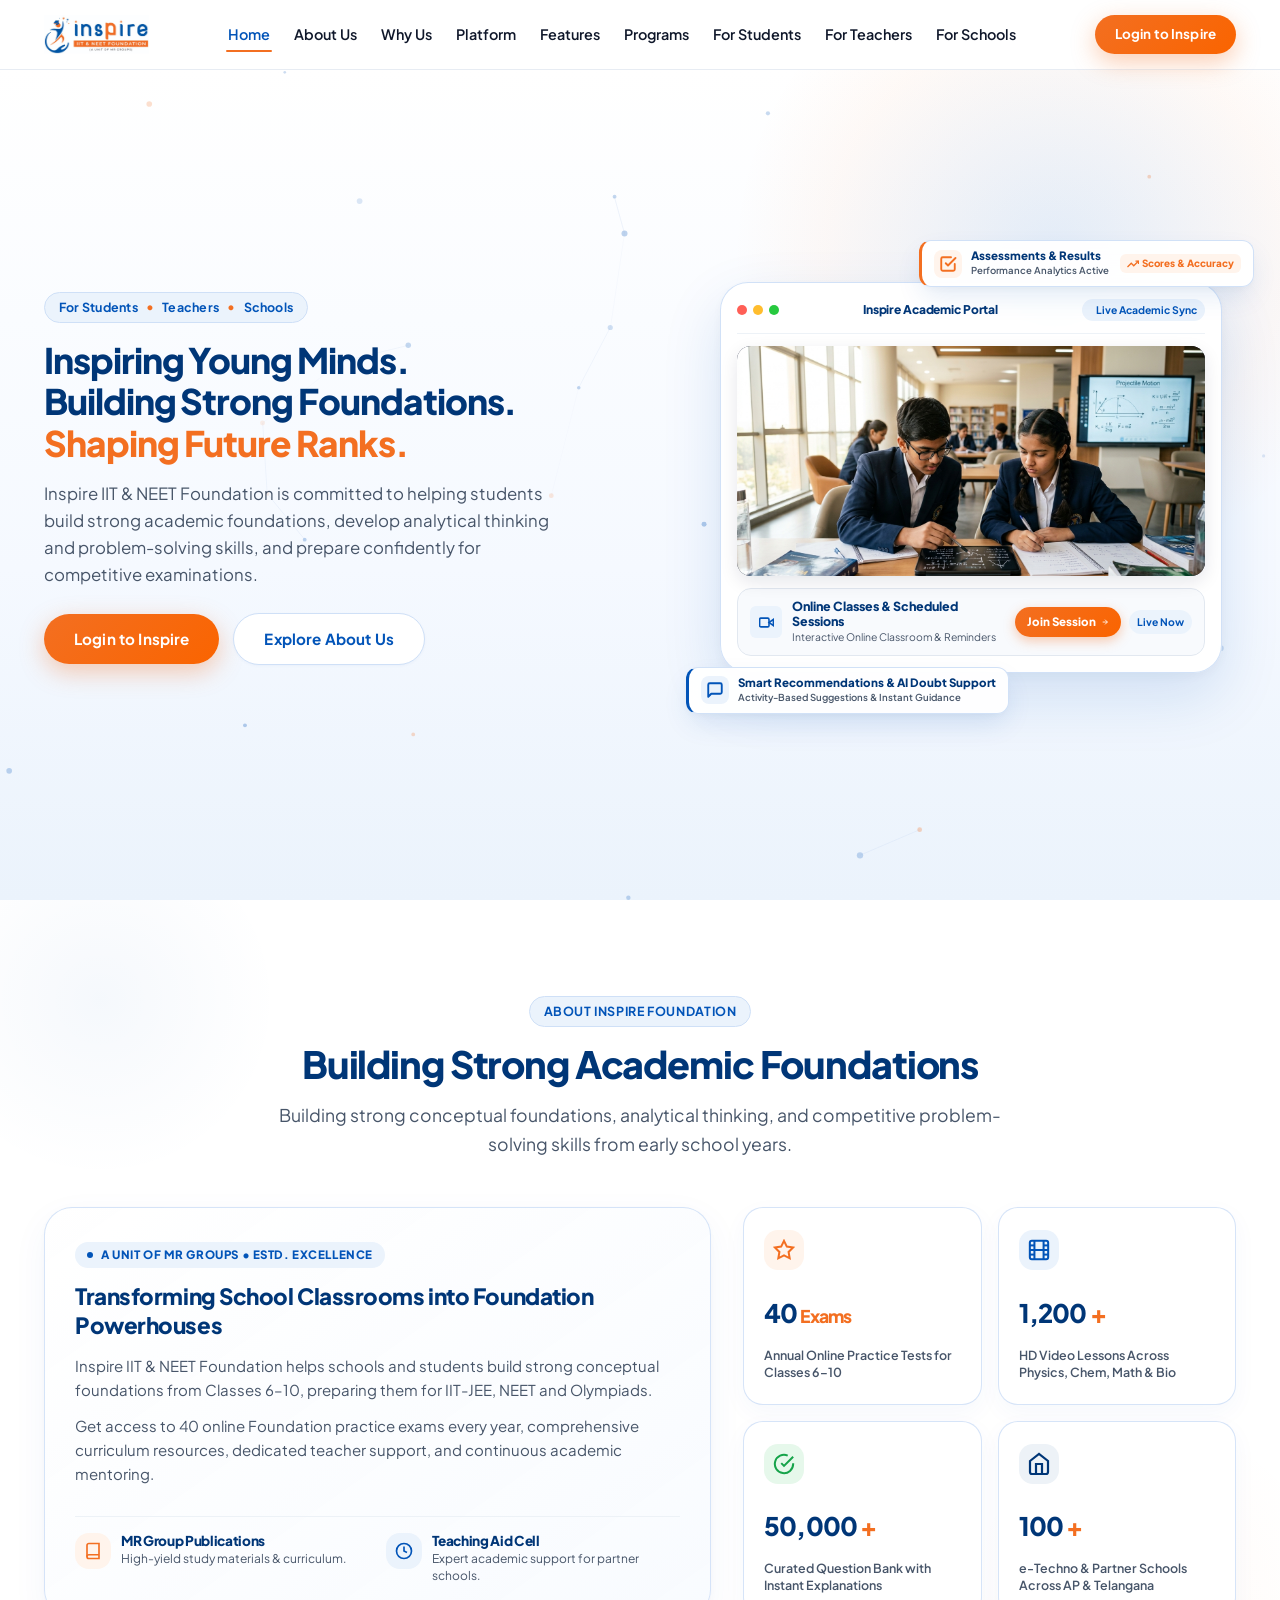
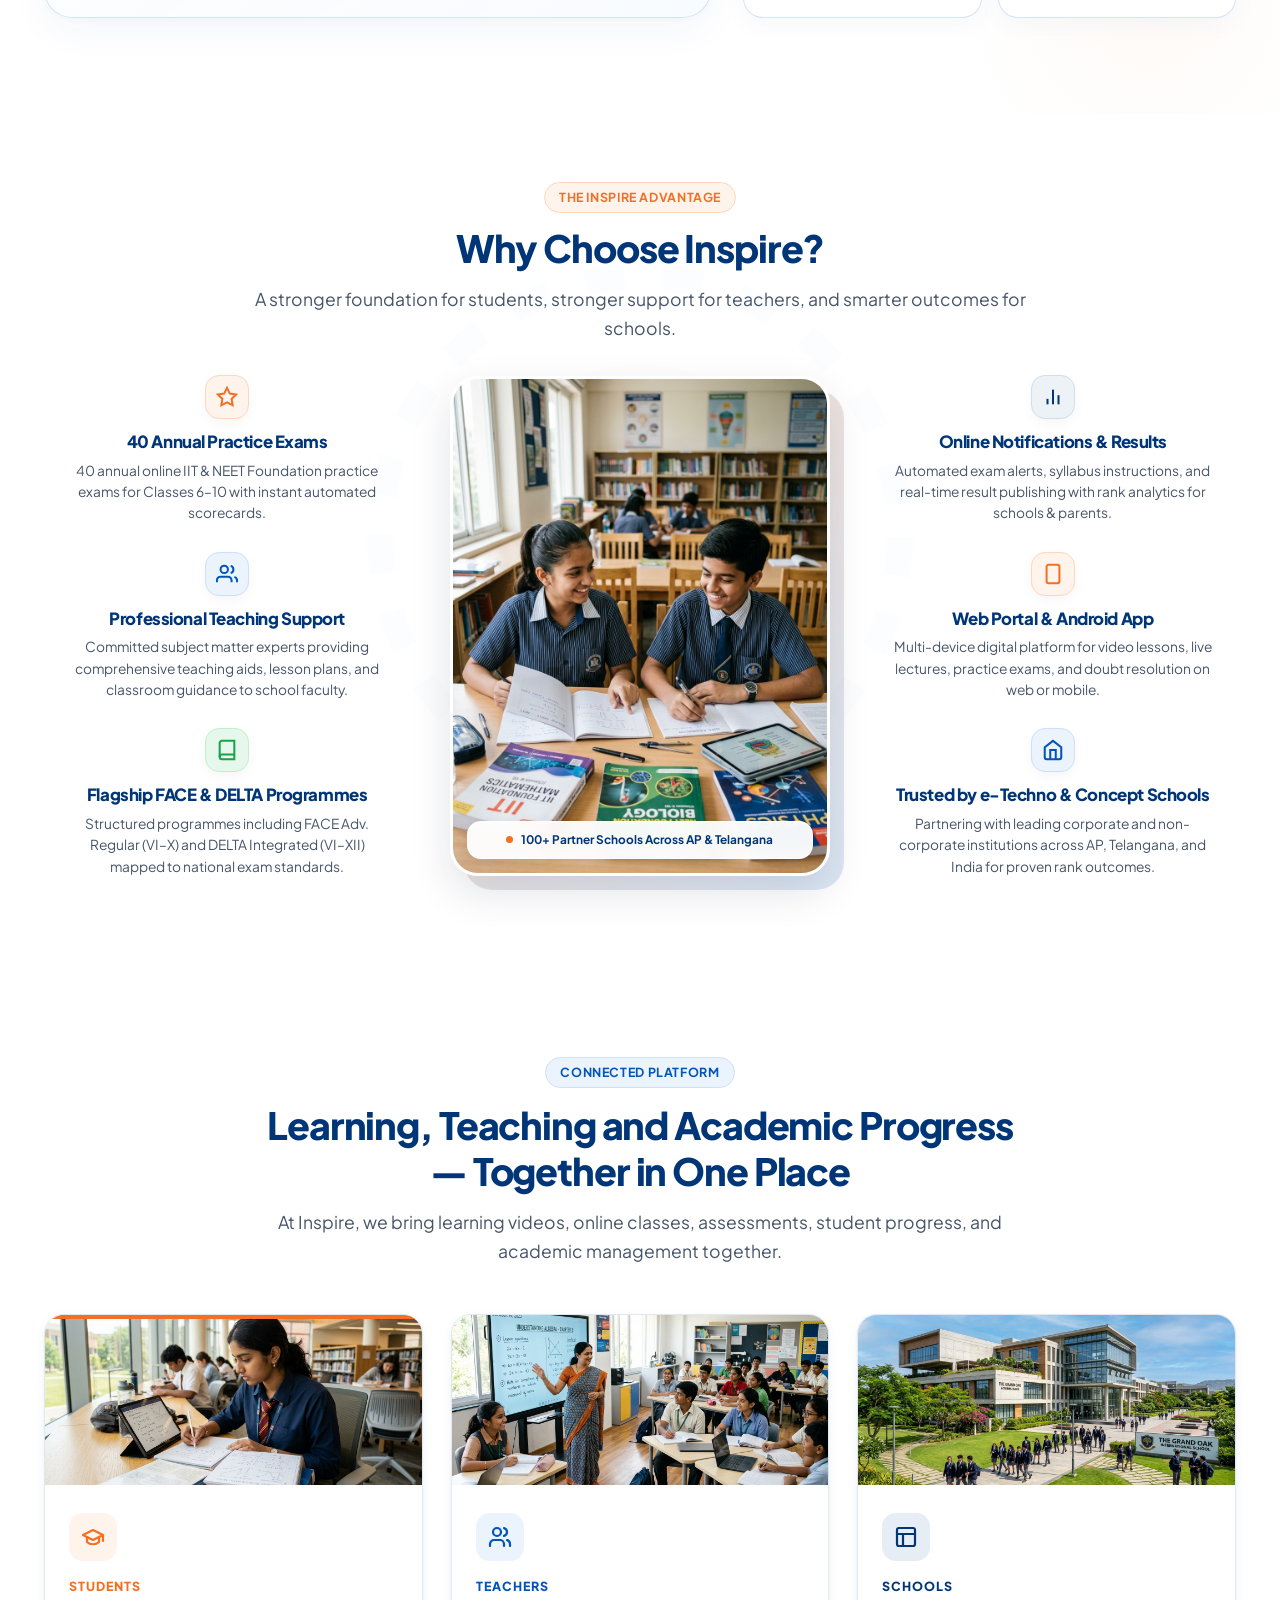
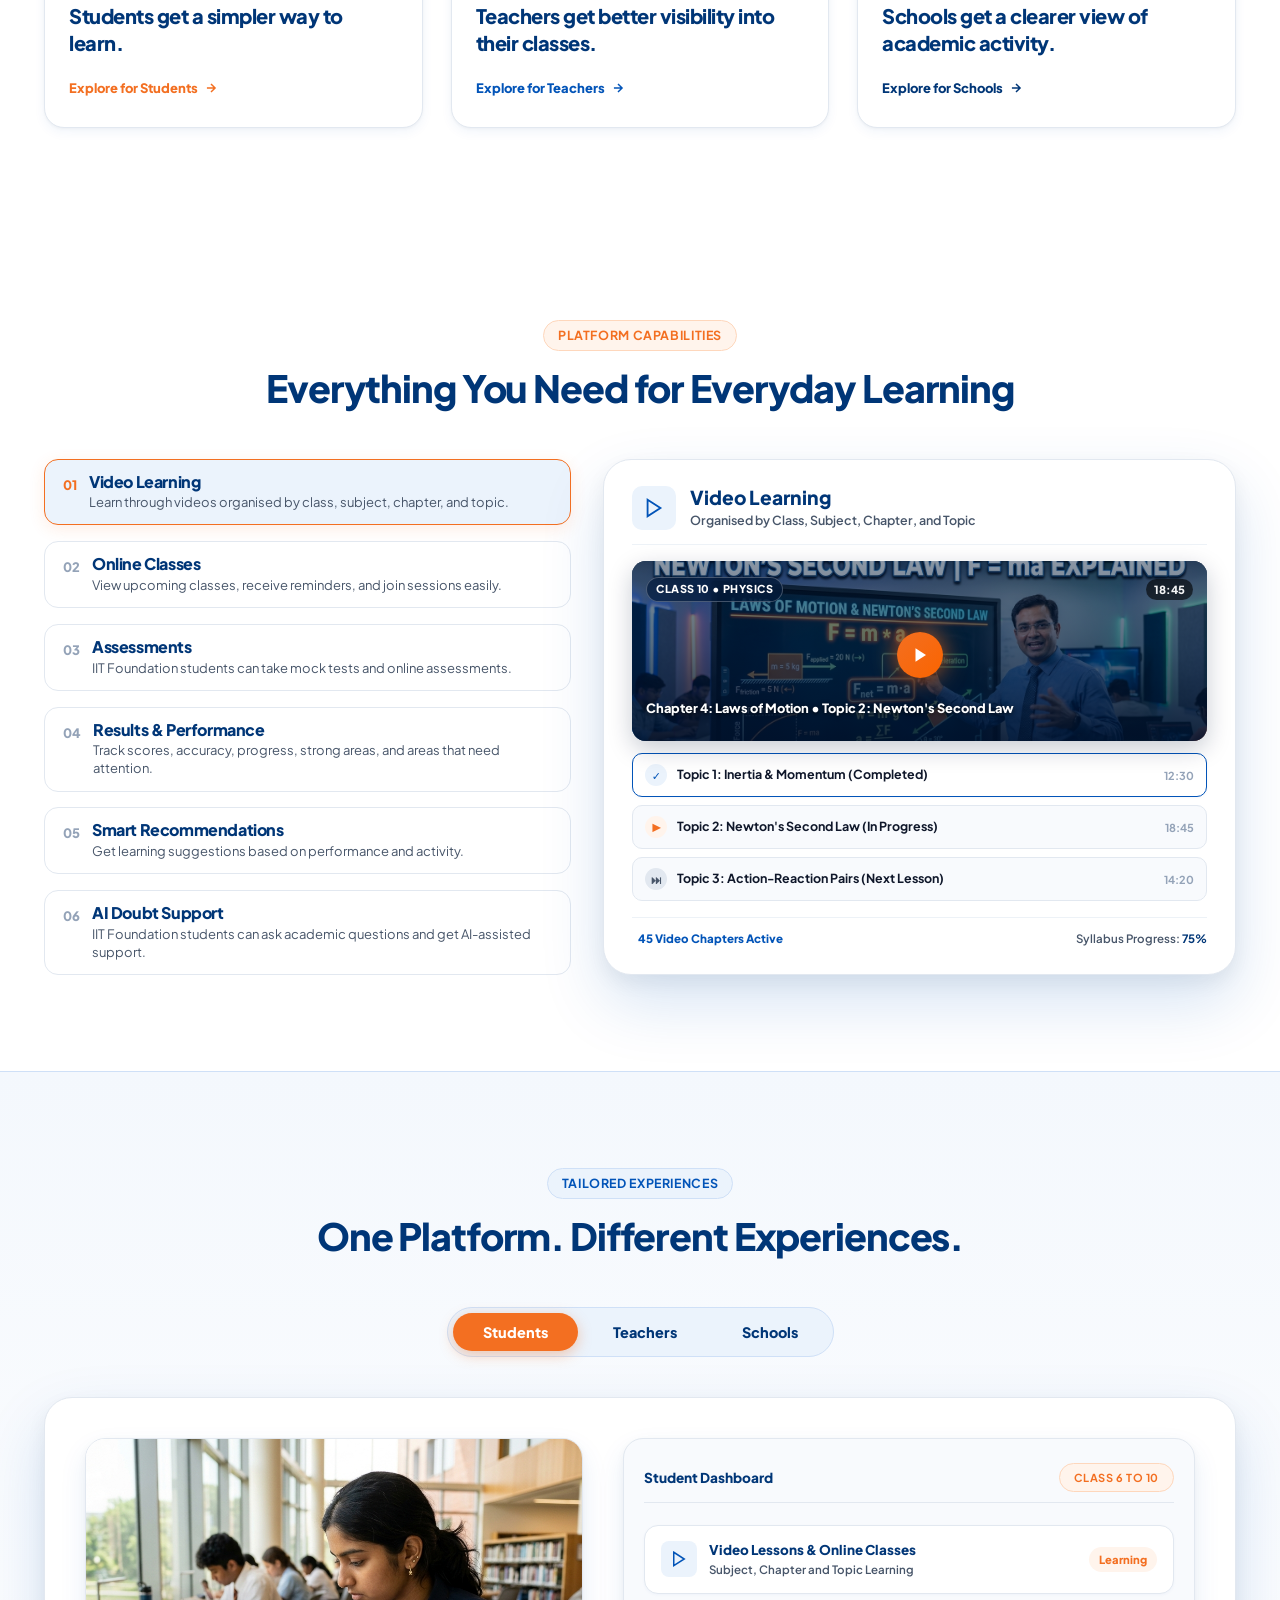
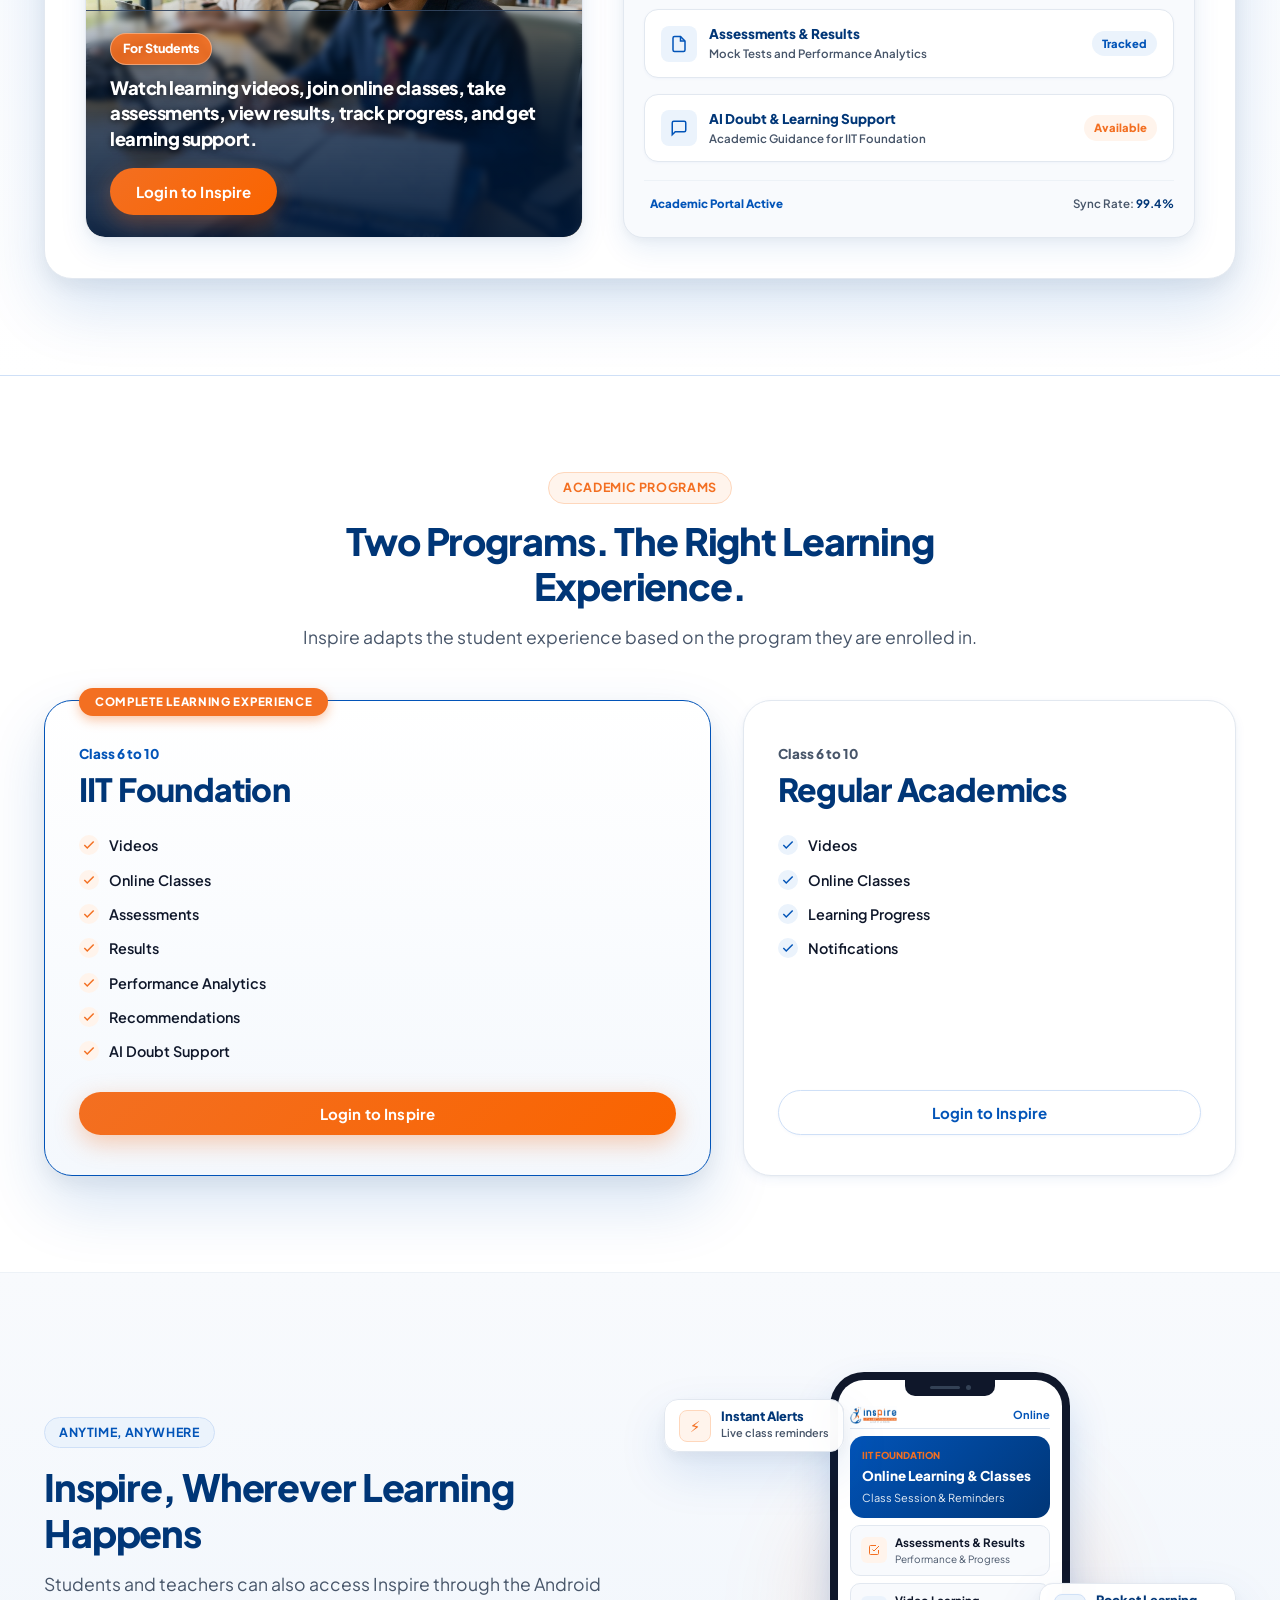
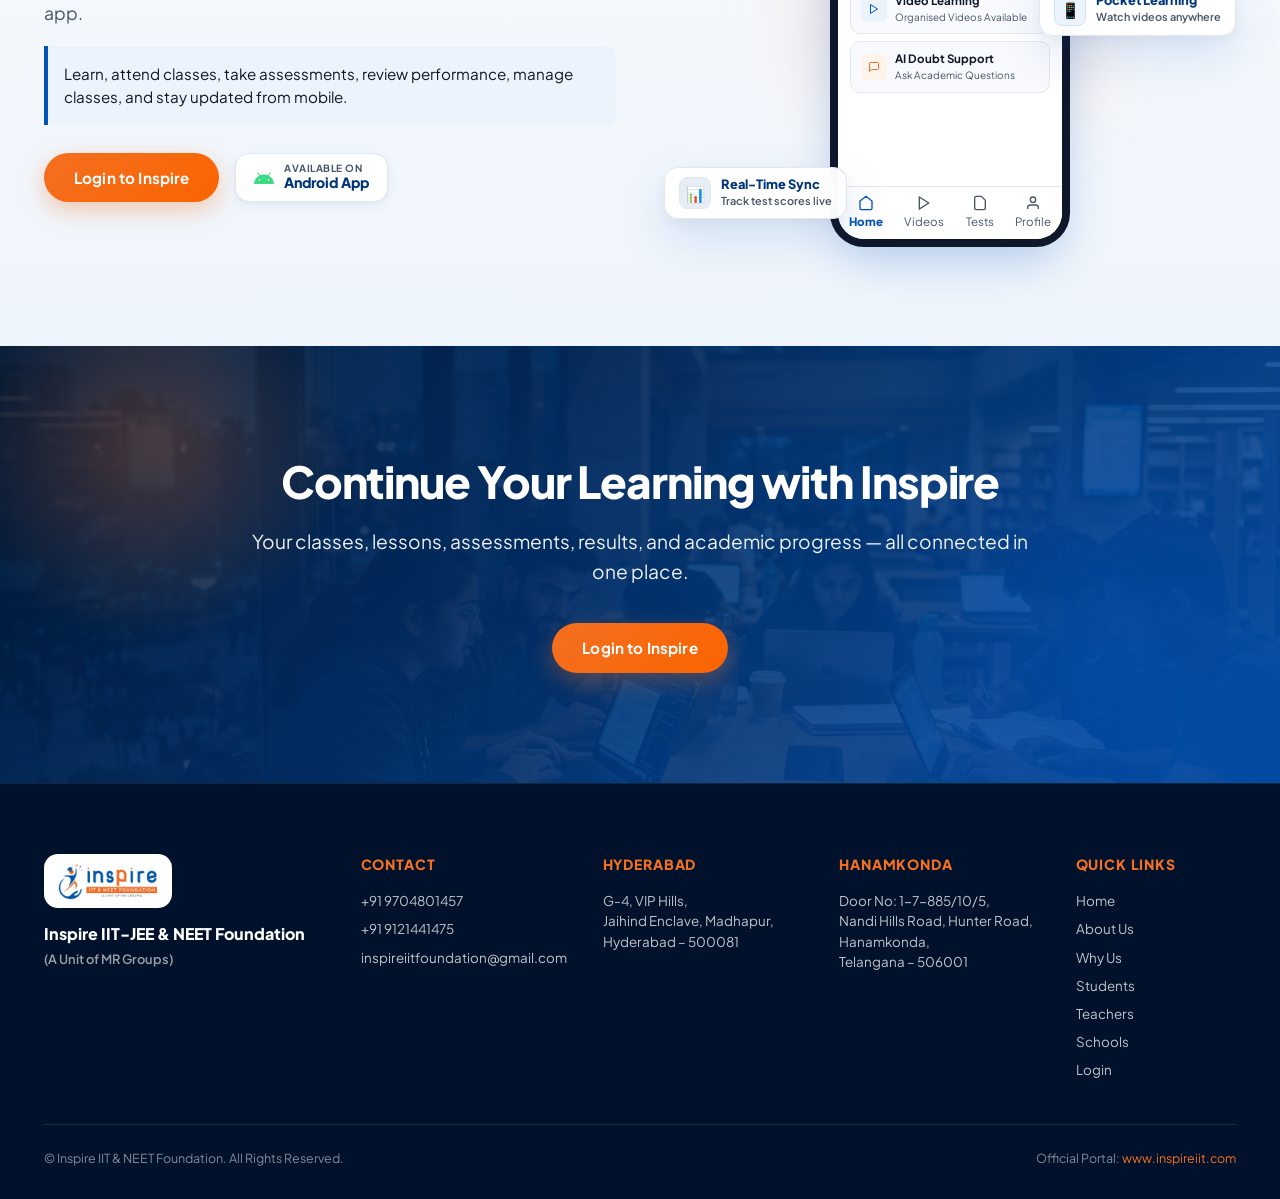
<file: index.html>
<!DOCTYPE html>
<html lang="en">
<head>
  <meta charset="UTF-8">
  <meta name="viewport" content="width=device-width, initial-scale=1.0">
  <title>Inspire IIT & NEET Foundation — Connected Learning Platform</title>
  <meta name="description" content="From video lessons and online classes to assessments, results, and student performance, Inspire brings the complete academic learning experience into one connected platform.">
  <link rel="icon" type="image/png" href="assets/logo.png">
  <link rel="stylesheet" href="css/styles.css">
</head>
<body>

  <!-- ======================================================================
       NAVBAR
       ====================================================================== -->
  <header class="navbar-wrapper">
    <div class="container navbar">
      <a href="#home" class="brand-logo-link" aria-label="Inspire IIT & NEET Foundation Home">
        <img src="assets/logo.png" alt="Inspire IIT & NEET Foundation Logo" class="brand-logo-img">
      </a>

      <!-- Desktop Navigation Links -->
      <nav class="nav-links" aria-label="Main Navigation">
        <a href="#home" class="nav-link active">Home</a>
        <a href="#about" class="nav-link">About Us</a>
        <a href="#why-us" class="nav-link">Why Us</a>
        <a href="#platform" class="nav-link">Platform</a>
        <a href="#features" class="nav-link">Features</a>
        <a href="#programs" class="nav-link">Programs</a>
        <a href="#for-students" class="nav-link" data-nav-role="students">For Students</a>
        <a href="#for-students" class="nav-link" data-nav-role="teachers">For Teachers</a>
        <a href="#for-students" class="nav-link" data-nav-role="schools">For Schools</a>
      </nav>

      <!-- CTA & Mobile Toggle -->
      <div class="nav-actions">
        <a href="login.html" class="btn btn-primary btn-sm" data-action="login">
          <span class="btn-text-full">Login to Inspire</span>
          <span class="btn-text-short">Login</span>
        </a>
        <button class="hamburger-btn" aria-label="Toggle navigation menu" aria-expanded="false">
          <span></span>
          <span></span>
          <span></span>
        </button>
      </div>
    </div>

    <!-- Mobile Navigation Backdrop & Drawer -->
    <div class="mobile-nav-backdrop"></div>
    <div class="mobile-nav-drawer" aria-label="Mobile Navigation">
      <div class="mobile-nav-links-wrap">
        <a href="#home" class="mobile-nav-link">Home</a>
        <a href="#about" class="mobile-nav-link">About Us</a>
        <a href="#why-us" class="mobile-nav-link">Why Us</a>
        <a href="#platform" class="mobile-nav-link">Platform</a>
        <a href="#features" class="mobile-nav-link">Features</a>
        <a href="#programs" class="mobile-nav-link">Programs</a>
        <a href="#for-students" class="mobile-nav-link" data-nav-role="students">For Students</a>
        <a href="#for-students" class="mobile-nav-link" data-nav-role="teachers">For Teachers</a>
        <a href="#for-students" class="mobile-nav-link" data-nav-role="schools">For Schools</a>
      </div>
      <div class="mobile-nav-drawer-cta">
        <a href="login.html" class="btn btn-primary btn-lg" style="width: 100%; justify-content: center; height: 48px;">Login to Inspire</a>
      </div>
    </div>
  </header>

  <main>
    <!-- ======================================================================
         SECTION 1 — HERO SECTION
         ====================================================================== -->
    <section id="home" class="hero-section">
      <canvas id="hero-network-canvas"></canvas>
      <div class="hero-glow-bg"></div>
      <div class="container">
        <div class="hero-grid">
          
          <!-- Hero Text Content (Strict Locked Copy) -->
          <div class="hero-content">
            <div class="hero-audience-tag">
              <span>For Students</span>
              <span class="dot">•</span>
              <span>Teachers</span>
              <span class="dot">•</span>
              <span>Schools</span>
            </div>

            <h1 class="hero-title">
              <span class="hero-title-line">Inspiring Young Minds.</span>
              <span class="hero-title-line">Building Strong Foundations.</span>
              <span class="hero-title-line accent-orange">Shaping Future Ranks.</span>
            </h1>

            <p class="hero-description">
              Inspire IIT &amp; NEET Foundation is committed to helping students build strong academic foundations, develop analytical thinking and problem-solving skills, and prepare confidently for competitive examinations.
            </p>

            <div class="hero-actions">
              <a href="#login" class="btn btn-primary btn-lg" data-action="login">Login to Inspire</a>
              <a href="#about" class="btn btn-secondary btn-lg">Explore About Us</a>
            </div>
          </div>

          <!-- Hero Visual Composition (Uncluttered 3D Layered Academic Stage) -->
          <div class="hero-stage-wrapper">
            
            <!-- Satellite Card 1: Assessments & Performance (Top Right Floating) -->
            <div class="satellite-card satellite-card-top" data-parallax="18">
              <div class="satellite-icon-box orange">
                <svg width="18" height="18" viewBox="0 0 24 24" fill="none" stroke="currentColor" stroke-width="2.5" stroke-linecap="round" stroke-linejoin="round"><path d="m9 11 3 3L22 4"/><path d="M21 12v7a2 2 0 0 1-2 2H5a2 2 0 0 1-2-2V5a2 2 0 0 1 2-2h11"/></svg>
              </div>
              <div class="satellite-text-group">
                <div class="satellite-title">Assessments & Results</div>
                <div class="satellite-sub">Performance Analytics Active</div>
              </div>
              <div class="satellite-trend-badge">
                <svg width="12" height="12" viewBox="0 0 24 24" fill="none" stroke="currentColor" stroke-width="2.5"><polyline points="23 6 13.5 15.5 8.5 10.5 1 18"/><polyline points="17 6 23 6 23 12"/></svg>
                <span>Scores & Accuracy</span>
              </div>
            </div>

            <!-- Central Main Stage Window -->
            <div class="hero-dashboard-container">
              <div class="stage-window-frame">
                
                <!-- Window Title Bar with Mac-style Dots -->
                <div class="stage-window-header">
                  <div class="window-dots">
                    <span class="dot dot-red"></span>
                    <span class="dot dot-yellow"></span>
                    <span class="dot dot-green"></span>
                  </div>
                  <div class="window-title">Inspire Academic Portal</div>
                  <div class="window-status-pill">
                    <span class="status-dot-pulse"></span>
                    <span>Live Academic Sync</span>
                  </div>
                </div>

                <!-- Academic Learning Environment Showcase View -->
                <div class="stage-player-card">
                  <img src="assets/hero-students.jpg" alt="Inspire IIT &amp; NEET Foundation Academic Learning Environment" class="stage-player-img" loading="eager">
                </div>

                <!-- Online Classes & Scheduled Sessions Control Bar -->
                <div class="stage-bottom-bar">
                  <div class="stage-session-info">
                    <div class="session-icon-circle">
                      <svg width="15" height="15" viewBox="0 0 24 24" fill="none" stroke="currentColor" stroke-width="2.5"><path d="M23 7l-7 5 7 5V7z"/><rect x="1" y="5" width="15" height="14" rx="2" ry="2"/></svg>
                    </div>
                    <div>
                      <div class="session-name">Online Classes & Scheduled Sessions</div>
                      <div class="session-sub">Interactive Online Classroom & Reminders</div>
                    </div>
                  </div>

                  <div class="session-actions">
                    <a href="login.html" class="stage-join-btn" id="hero-join-btn">
                      <span>Join Session</span>
                      <svg width="13" height="13" viewBox="0 0 24 24" fill="none" stroke="currentColor" stroke-width="2.5"><path d="M5 12h14M12 5l7 7-7 7"/></svg>
                    </a>
                    <span id="hero-reminder-status" class="session-reminder-badge">Live Now</span>
                  </div>
                </div>

              </div>
            </div>

            <!-- Satellite Card 2: AI Doubt Support & Smart Recommendations (Bottom Left Floating) -->
            <div class="satellite-card satellite-card-bottom" data-parallax="-18">
              <div class="satellite-icon-box blue" id="hero-doubt-btn">
                <svg width="18" height="18" viewBox="0 0 24 24" fill="none" stroke="currentColor" stroke-width="2.5" stroke-linecap="round" stroke-linejoin="round"><path d="M21 15a2 2 0 0 1-2 2H7l-4 4V5a2 2 0 0 1 2-2h14a2 2 0 0 1 2 2z"/></svg>
              </div>
              <div class="satellite-text-group">
                <div class="satellite-title">Smart Recommendations & AI Doubt Support</div>
                <div class="satellite-sub">Activity-Based Suggestions & Instant Guidance</div>
              </div>
            </div>

          </div>

        </div>
      </div>
    </section>

    <!-- ======================================================================
         SECTION: ABOUT US — EMPOWERING CONCEPTUAL EXCELLENCE
         ====================================================================== -->
    <section id="about" class="section section-about reveal-on-scroll">
      <!-- Subtle Decorative Background Gradients -->
      <div class="about-bg-decor-1"></div>
      <div class="about-bg-decor-2"></div>
      
      <div class="container" style="position: relative; z-index: 2;">
        
        <div class="section-header">
          <div class="badge badge-blue" style="margin-bottom: 14px;">About Inspire Foundation</div>
          <h2 class="section-title">Building Strong Academic Foundations</h2>
          <p class="section-subtitle">
            Building strong conceptual foundations, analytical thinking, and competitive problem-solving skills from early school years.
          </p>
        </div>

        <div class="about-grid">
          
          <!-- Left Column: Primary Content Card -->
          <div class="about-story-col">
            <div class="about-card-narrative">
              <div>
                <div class="about-pillar-tag">
                  <span class="pillar-dot"></span>
                  <span>A Unit of MR Groups • Estd. Excellence</span>
                </div>
                <h3 class="about-heading">Transforming School Classrooms into Foundation Powerhouses</h3>
                <p class="about-paragraph">
                  Inspire IIT &amp; NEET Foundation helps schools and students build strong conceptual foundations from Classes 6–10, preparing them for IIT-JEE, NEET and Olympiads.
                </p>
                <p class="about-paragraph">
                  Get access to 40 online Foundation practice exams every year, comprehensive curriculum resources, dedicated teacher support, and continuous academic mentoring.
                </p>
              </div>

              <div class="about-pillars-row">
                <div class="pillar-mini-item">
                  <div class="pillar-icon-box orange">
                    <svg width="18" height="18" viewBox="0 0 24 24" fill="none" stroke="currentColor" stroke-width="2.2"><path d="M4 19.5A2.5 2.5 0 0 1 6.5 17H20"/><path d="M6.5 2H20v20H6.5A2.5 2.5 0 0 1 4 19.5v-15A2.5 2.5 0 0 1 6.5 2z"/></svg>
                  </div>
                  <div>
                    <h4 class="pillar-title">MR Group Publications</h4>
                    <p class="pillar-sub">High-yield study materials &amp; curriculum.</p>
                  </div>
                </div>

                <div class="pillar-mini-item">
                  <div class="pillar-icon-box blue">
                    <svg width="18" height="18" viewBox="0 0 24 24" fill="none" stroke="currentColor" stroke-width="2.2"><circle cx="12" cy="12" r="10"/><polyline points="12 6 12 12 16 14"/></svg>
                  </div>
                  <div>
                    <h4 class="pillar-title">Teaching Aid Cell</h4>
                    <p class="pillar-sub">Expert academic support for partner schools.</p>
                  </div>
                </div>
              </div>
            </div>
          </div>

          <!-- Right Column: Four Symmetrical Statistics Cards -->
          <div class="about-stats-col">
            <div class="stats-card-grid">
              
              <!-- Stat Card 1 -->
              <div class="stat-box-modern">
                <div class="stat-icon-wrap orange">
                  <svg width="22" height="22" viewBox="0 0 24 24" fill="none" stroke="currentColor" stroke-width="2.2"><polygon points="12 2 15.09 8.26 22 9.27 17 14.14 18.18 21.02 12 17.77 5.82 21.02 7 14.14 2 9.27 8.91 8.26 12 2"/></svg>
                </div>
                <div class="stat-number-bold"><span class="stat-counter" data-target="40">40</span> <span class="stat-unit">Exams</span></div>
                <div class="stat-label-text">Annual Online Practice Tests for Classes 6–10</div>
              </div>

              <!-- Stat Card 2 -->
              <div class="stat-box-modern">
                <div class="stat-icon-wrap blue">
                  <svg width="22" height="22" viewBox="0 0 24 24" fill="none" stroke="currentColor" stroke-width="2.2"><rect x="2" y="2" width="20" height="20" rx="2.18" ry="2.18"/><line x1="7" y1="2" x2="7" y2="22"/><line x1="17" y1="2" x2="17" y2="22"/><line x1="2" y1="12" x2="22" y2="12"/><line x1="2" y1="7" x2="7" y2="7"/><line x1="2" y1="17" x2="7" y2="17"/><line x1="17" y1="17" x2="22" y2="17"/><line x1="17" y1="7" x2="22" y2="7"/></svg>
                </div>
                <div class="stat-number-bold"><span class="stat-counter" data-target="1200">1,200</span><span class="stat-plus">+</span></div>
                <div class="stat-label-text">HD Video Lessons Across Physics, Chem, Math &amp; Bio</div>
              </div>

              <!-- Stat Card 3 -->
              <div class="stat-box-modern">
                <div class="stat-icon-wrap green">
                  <svg width="22" height="22" viewBox="0 0 24 24" fill="none" stroke="currentColor" stroke-width="2.2"><path d="M22 11.08V12a10 10 0 1 1-5.93-9.14"/><polyline points="22 4 12 14.01 9 11.01"/></svg>
                </div>
                <div class="stat-number-bold"><span class="stat-counter" data-target="50000">50,000</span><span class="stat-plus">+</span></div>
                <div class="stat-label-text">Curated Question Bank with Instant Explanations</div>
              </div>

              <!-- Stat Card 4 -->
              <div class="stat-box-modern">
                <div class="stat-icon-wrap navy">
                  <svg width="24" height="24" viewBox="0 0 24 24" fill="none" stroke="currentColor" stroke-width="2.2"><path d="M3 9l9-7 9 7v11a2 2 0 0 1-2 2H5a2 2 0 0 1-2-2z"/><polyline points="9 22 9 12 15 12 15 22"/></svg>
                </div>
                <div class="stat-number-bold"><span class="stat-counter" data-target="100">100</span><span class="stat-plus">+</span></div>
                <div class="stat-label-text">e-Techno &amp; Partner Schools Across AP &amp; Telangana</div>
              </div>

            </div>
          </div>

        </div>

      </div>
    </section>

    <!-- ======================================================================
         SECTION: WHY CHOOSE INSPIRE? (3-COLUMN CENTER HERO SHOWCASE)
         ====================================================================== -->
    <section id="why-us" class="section section-why-us reveal-on-scroll">
      <!-- Subtle Decorative Background Watermark & Glow -->
      <div class="why-bg-watermark">
        <svg viewBox="0 0 200 200" xmlns="http://www.w3.org/2000/svg" class="why-watermark-svg">
          <circle cx="100" cy="100" r="80" fill="none" stroke="rgba(2, 84, 184, 0.035)" stroke-width="8" stroke-dasharray="12 12"/>
          <circle cx="100" cy="100" r="50" fill="none" stroke="rgba(243, 111, 33, 0.03)" stroke-width="6"/>
          <circle cx="100" cy="100" r="20" fill="none" stroke="rgba(2, 84, 184, 0.025)" stroke-width="4"/>
        </svg>
      </div>

      <div class="container" style="position: relative; z-index: 2;">
        
        <div class="section-header section-header-compact">
          <div class="badge badge-orange" style="margin-bottom: 12px;">The Inspire Advantage</div>
          <h2 class="section-title">Why Choose Inspire?</h2>
          <p class="section-subtitle">
            A stronger foundation for students, stronger support for teachers, and smarter outcomes for schools.
          </p>
        </div>

        <div class="why-center-showcase-grid">
          
          <!-- Left Column (3 Features) -->
          <div class="why-side-col why-left-col">
            
            <!-- Feature 1 -->
            <div class="why-feature-item">
              <div class="why-feature-icon-wrap orange">
                <svg width="22" height="22" viewBox="0 0 24 24" fill="none" stroke="currentColor" stroke-width="2.2"><polygon points="12 2 15.09 8.26 22 9.27 17 14.14 18.18 21.02 12 17.77 5.82 21.02 7 14.14 2 9.27 8.91 8.26 12 2"/></svg>
              </div>
              <h3 class="why-feature-title">40 Annual Practice Exams</h3>
              <p class="why-feature-desc">
                40 annual online IIT &amp; NEET Foundation practice exams for Classes 6–10 with instant automated scorecards.
              </p>
            </div>

            <!-- Feature 2 -->
            <div class="why-feature-item">
              <div class="why-feature-icon-wrap blue">
                <svg width="22" height="22" viewBox="0 0 24 24" fill="none" stroke="currentColor" stroke-width="2.2"><path d="M17 21v-2a4 4 0 0 0-4-4H5a4 4 0 0 0-4 4v2"/><circle cx="9" cy="7" r="4"/><path d="M23 21v-2a4 4 0 0 0-3-3.87"/><path d="M16 3.13a4 4 0 0 1 0 7.75"/></svg>
              </div>
              <h3 class="why-feature-title">Professional Teaching Support</h3>
              <p class="why-feature-desc">
                Committed subject matter experts providing comprehensive teaching aids, lesson plans, and classroom guidance to school faculty.
              </p>
            </div>

            <!-- Feature 3 -->
            <div class="why-feature-item">
              <div class="why-feature-icon-wrap green">
                <svg width="22" height="22" viewBox="0 0 24 24" fill="none" stroke="currentColor" stroke-width="2.2"><path d="M4 19.5A2.5 2.5 0 0 1 6.5 17H20"/><path d="M6.5 2H20v20H6.5A2.5 2.5 0 0 1 4 19.5v-15A2.5 2.5 0 0 1 6.5 2z"/></svg>
              </div>
              <h3 class="why-feature-title">Flagship FACE &amp; DELTA Programmes</h3>
              <p class="why-feature-desc">
                Structured programmes including FACE Adv. Regular (VI–X) and DELTA Integrated (VI–XII) mapped to national exam standards.
              </p>
            </div>

          </div>

          <!-- Center Column (Hero Image with Offset Backdrop Frame) -->
          <div class="why-center-col">
            <div class="why-center-image-frame">
              <div class="why-image-backdrop-card"></div>
              <div class="why-center-image-container">
                <img src="assets/why-inspire-students.jpg" alt="Indian students studying IIT-JEE and NEET foundation physics and digital tablet in classroom library" class="why-center-img" loading="lazy">
                <div class="why-image-bottom-badge">
                  <span class="badge-dot"></span>
                  <span>100+ Partner Schools Across AP &amp; Telangana</span>
                </div>
              </div>
            </div>
          </div>

          <!-- Right Column (3 Features) -->
          <div class="why-side-col why-right-col">

            <!-- Feature 4 -->
            <div class="why-feature-item">
              <div class="why-feature-icon-wrap navy">
                <svg width="22" height="22" viewBox="0 0 24 24" fill="none" stroke="currentColor" stroke-width="2.2"><line x1="18" y1="20" x2="18" y2="10"/><line x1="12" y1="20" x2="12" y2="4"/><line x1="6" y1="20" x2="6" y2="14"/></svg>
              </div>
              <h3 class="why-feature-title">Online Notifications &amp; Results</h3>
              <p class="why-feature-desc">
                Automated exam alerts, syllabus instructions, and real-time result publishing with rank analytics for schools &amp; parents.
              </p>
            </div>

            <!-- Feature 5 -->
            <div class="why-feature-item">
              <div class="why-feature-icon-wrap orange">
                <svg width="22" height="22" viewBox="0 0 24 24" fill="none" stroke="currentColor" stroke-width="2.2"><rect x="5" y="2" width="14" height="20" rx="2" ry="2"/><line x1="12" y1="18" x2="12.01" y2="18"/></svg>
              </div>
              <h3 class="why-feature-title">Web Portal &amp; Android App</h3>
              <p class="why-feature-desc">
                Multi-device digital platform for video lessons, live lectures, practice exams, and doubt resolution on web or mobile.
              </p>
            </div>

            <!-- Feature 6 -->
            <div class="why-feature-item">
              <div class="why-feature-icon-wrap blue">
                <svg width="22" height="22" viewBox="0 0 24 24" fill="none" stroke="currentColor" stroke-width="2.2"><path d="M3 9l9-7 9 7v11a2 2 0 0 1-2 2H5a2 2 0 0 1-2-2z"/><polyline points="9 22 9 12 15 12 15 22"/></svg>
              </div>
              <h3 class="why-feature-title">Trusted by e-Techno &amp; Concept Schools</h3>
              <p class="why-feature-desc">
                Partnering with leading corporate and non-corporate institutions across AP, Telangana, and India for proven rank outcomes.
              </p>
            </div>

          </div>

        </div>

      </div>
    </section>

    <!-- ======================================================================
         SECTION 2 — WHAT IS INSPIRE? (RICH CARD VISUALS)
         ====================================================================== -->
    <section id="platform" class="section reveal-on-scroll">
      <div class="container">
        
        <div class="section-header">
          <div class="badge badge-blue" style="margin-bottom: 14px;">Connected Platform</div>
          <h2 class="section-title">Learning, Teaching and Academic Progress — Together in One Place</h2>
          <p class="section-subtitle">
            At Inspire, we bring learning videos, online classes, assessments, student progress, and academic management together.
          </p>
        </div>

        <div class="what-is-inspire-grid">
          
          <!-- Students Card with Image -->
          <div class="what-card card-role-students">
            <div class="what-card-img-box">
              <img src="assets/card-students.jpg" alt="Student studying with digital notes" class="what-card-img" loading="lazy">
            </div>
            <div class="what-card-content">
              <div class="what-icon-wrapper orange">
                <svg width="24" height="24" viewBox="0 0 24 24" fill="none" stroke="currentColor" stroke-width="2.2" stroke-linecap="round" stroke-linejoin="round"><path d="M22 10v6M2 10l10-5 10 5-10 5z"/><path d="M6 12v5c3 3 9 3 12 0v-5"/></svg>
              </div>
              <span class="what-card-role">Students</span>
              <h3 class="what-card-title">Students get a simpler way to learn.</h3>
              <a href="#for-students" class="what-card-action-link text-orange" data-role-target="students">
                <span>Explore for Students</span>
                <svg width="14" height="14" viewBox="0 0 24 24" fill="none" stroke="currentColor" stroke-width="2.5"><path d="M5 12h14M12 5l7 7-7 7"/></svg>
              </a>
            </div>
          </div>

          <!-- Teachers Card with Image -->
          <div class="what-card card-role-teachers">
            <div class="what-card-img-box">
              <img src="assets/card-teachers.jpg" alt="Teacher instructing in smart classroom" class="what-card-img" loading="lazy">
            </div>
            <div class="what-card-content">
              <div class="what-icon-wrapper blue">
                <svg width="24" height="24" viewBox="0 0 24 24" fill="none" stroke="currentColor" stroke-width="2.2" stroke-linecap="round" stroke-linejoin="round"><path d="M16 21v-2a4 4 0 0 0-4-4H6a4 4 0 0 0-4 4v2"/><circle cx="9" cy="7" r="4"/><path d="M22 21v-2a4 4 0 0 0-3-3.87"/><path d="M16 3.13a4 4 0 0 1 0 7.75"/></svg>
              </div>
              <span class="what-card-role" style="color: var(--color-primary);">Teachers</span>
              <h3 class="what-card-title">Teachers get better visibility into their classes.</h3>
              <a href="#for-teachers" class="what-card-action-link text-blue" data-role-target="teachers">
                <span>Explore for Teachers</span>
                <svg width="14" height="14" viewBox="0 0 24 24" fill="none" stroke="currentColor" stroke-width="2.5"><path d="M5 12h14M12 5l7 7-7 7"/></svg>
              </a>
            </div>
          </div>

          <!-- Schools Card with Image -->
          <div class="what-card card-role-schools">
            <div class="what-card-img-box">
              <img src="assets/card-schools.jpg" alt="Modern educational school campus" class="what-card-img" loading="lazy">
            </div>
            <div class="what-card-content">
              <div class="what-icon-wrapper navy">
                <svg width="24" height="24" viewBox="0 0 24 24" fill="none" stroke="currentColor" stroke-width="2.2" stroke-linecap="round" stroke-linejoin="round"><rect x="3" y="3" width="18" height="18" rx="2"/><path d="M3 9h18"/><path d="M9 21V9"/></svg>
              </div>
              <span class="what-card-role" style="color: var(--color-primary-dark);">Schools</span>
              <h3 class="what-card-title">Schools get a clearer view of academic activity.</h3>
              <a href="#for-schools" class="what-card-action-link text-dark-blue" data-role-target="schools">
                <span>Explore for Schools</span>
                <svg width="14" height="14" viewBox="0 0 24 24" fill="none" stroke="currentColor" stroke-width="2.5"><path d="M5 12h14M12 5l7 7-7 7"/></svg>
              </a>
            </div>
          </div>

        </div>

      </div>
    </section>

    <!-- ======================================================================
         SECTION 3 — WHAT YOU CAN DO ON INSPIRE (INTERACTIVE SHOWCASE)
         ====================================================================== -->
    <section id="features" class="section reveal-on-scroll">
      <div class="container">
        
        <div class="section-header">
          <div class="badge badge-orange" style="margin-bottom: 14px;">Platform Capabilities</div>
          <h2 class="section-title">Everything You Need for Everyday Learning</h2>
        </div>

        <div class="feature-showcase-layout">
          
          <!-- Left: Vertical Feature Selector -->
          <div class="feature-nav-list">
            
            <div class="feature-nav-item active" data-feature="video">
              <span class="feature-item-num">01</span>
              <div>
                <h3 class="feature-item-title">Video Learning</h3>
                <p class="feature-item-desc">Learn through videos organised by class, subject, chapter, and topic.</p>
              </div>
            </div>

            <div class="feature-nav-item" data-feature="classes">
              <span class="feature-item-num">02</span>
              <div>
                <h3 class="feature-item-title">Online Classes</h3>
                <p class="feature-item-desc">View upcoming classes, receive reminders, and join sessions easily.</p>
              </div>
            </div>

            <div class="feature-nav-item" data-feature="assessments">
              <span class="feature-item-num">03</span>
              <div>
                <h3 class="feature-item-title">Assessments</h3>
                <p class="feature-item-desc">IIT Foundation students can take mock tests and online assessments.</p>
              </div>
            </div>

            <div class="feature-nav-item" data-feature="results">
              <span class="feature-item-num">04</span>
              <div>
                <h3 class="feature-item-title">Results & Performance</h3>
                <p class="feature-item-desc">Track scores, accuracy, progress, strong areas, and areas that need attention.</p>
              </div>
            </div>

            <div class="feature-nav-item" data-feature="recommendations">
              <span class="feature-item-num">05</span>
              <div>
                <h3 class="feature-item-title">Smart Recommendations</h3>
                <p class="feature-item-desc">Get learning suggestions based on performance and activity.</p>
              </div>
            </div>

            <div class="feature-nav-item" data-feature="aidoubt">
              <span class="feature-item-num">06</span>
              <div>
                <h3 class="feature-item-title">AI Doubt Support</h3>
                <p class="feature-item-desc">IIT Foundation students can ask academic questions and get AI-assisted support.</p>
              </div>
            </div>

          </div>

          <!-- Right: Morphing Product Visualization Screen -->
          <div class="feature-display-screen">
            
            <!-- View 1: Video Learning -->
            <div class="feature-panel-view active" id="feature-view-video">
              <div class="feature-mock-header">
                <div class="feature-mock-icon">
                  <svg width="22" height="22" viewBox="0 0 24 24" fill="none" stroke="currentColor" stroke-width="2"><polygon points="5 3 19 12 5 21 5 3"/></svg>
                </div>
                <div>
                  <div class="feature-mock-title">Video Learning</div>
                  <div class="feature-mock-subtitle">Organised by Class, Subject, Chapter, and Topic</div>
                </div>
              </div>

              <div class="feature-mock-body">
                <!-- Video Player Card with Topic Image & Login Navigation -->
                <div class="mock-video-player" id="feature-video-player" onclick="window.location.href='login.html'">
                  <div class="mock-video-bg-img" style="background-image: url('assets/physics-video-thumbnail.jpg');"></div>
                  <div class="mock-video-overlay"></div>
                  <div class="mock-video-meta">
                    <span class="mock-badge-tag">Class 10 • Physics</span>
                    <span class="mock-video-time">18:45</span>
                  </div>
                  <div class="mock-video-play-center">
                    <a href="login.html" class="mock-play-btn" id="feature-video-play-btn" title="Login to Watch Lesson">
                      <svg width="18" height="18" viewBox="0 0 24 24" fill="currentColor"><polygon points="6 3 20 12 6 21 6 3"/></svg>
                    </a>
                  </div>
                  <div class="mock-video-bottom">
                    <div class="mock-lesson-title">Chapter 4: Laws of Motion • Topic 2: Newton's Second Law</div>
                    <div class="mock-progress-bar"><div class="mock-progress-fill" style="width: 75%;"></div></div>
                  </div>
                </div>

                <!-- Structured Playlist -->
                <div class="mock-playlist-stack">
                  <div class="mock-playlist-item active">
                    <div class="mock-play-dot done">✓</div>
                    <div class="mock-item-text">Topic 1: Inertia & Momentum (Completed)</div>
                    <span class="mock-time-pill">12:30</span>
                  </div>
                  <div class="mock-playlist-item">
                    <div class="mock-play-dot active">▶</div>
                    <div class="mock-item-text">Topic 2: Newton's Second Law (In Progress)</div>
                    <span class="mock-time-pill">18:45</span>
                  </div>
                  <div class="mock-playlist-item">
                    <div class="mock-play-dot">⏭</div>
                    <div class="mock-item-text">Topic 3: Action-Reaction Pairs (Next Lesson)</div>
                    <span class="mock-time-pill">14:20</span>
                  </div>
                </div>

                <div class="mock-panel-footer">
                  <div class="mock-footer-pill"><span class="status-dot-pulse"></span> 45 Video Chapters Active</div>
                  <div class="mock-footer-stat">Syllabus Progress: <strong>75%</strong></div>
                </div>
              </div>
            </div>

            <!-- View 2: Online Classes -->
            <div class="feature-panel-view" id="feature-view-classes">
              <div class="feature-mock-header">
                <div class="feature-mock-icon">
                  <svg width="22" height="22" viewBox="0 0 24 24" fill="none" stroke="currentColor" stroke-width="2"><path d="M23 7l-7 5 7 5V7z"/><rect x="1" y="5" width="15" height="14" rx="2" ry="2"/></svg>
                </div>
                <div>
                  <div class="feature-mock-title">Online Classes</div>
                  <div class="feature-mock-subtitle">Upcoming classes, reminders, and easy joining</div>
                </div>
              </div>

              <div class="feature-mock-body">
                <div class="mock-class-card">
                  <div class="mock-class-top">
                    <span class="mock-live-pulse-badge"><span class="status-dot-pulse"></span> SCHEDULED TODAY</span>
                    <span class="mock-time-tag">11:30 AM – 12:45 PM</span>
                  </div>
                  <div class="mock-class-heading">IIT Foundation Physics — Kinematics & Mechanics</div>
                  <div class="mock-faculty-info">
                    <div class="avatar-circle" style="width: 28px; height: 28px; font-size: 0.7rem;">IN</div>
                    <span>Senior Faculty • Inspire IIT Foundation</span>
                  </div>
                  <div class="mock-class-actions">
                    <button class="btn btn-primary btn-sm" style="flex: 1;" data-action="login">Join Live Class</button>
                    <button class="btn btn-secondary btn-sm" style="flex: 1;">Set Reminder</button>
                  </div>
                </div>

                <div class="mock-playlist-item" style="margin-top: 6px;">
                  <div class="mock-play-dot">📅</div>
                  <div class="mock-item-text">Tomorrow, 10:00 AM • Chemistry: Chemical Bonding</div>
                  <span class="badge badge-blue" style="font-size: 0.65rem;">Reminder On</span>
                </div>

                <div class="mock-panel-footer">
                  <div class="mock-footer-pill"><span class="status-dot-pulse"></span> Live Interactive Classroom</div>
                  <div class="mock-footer-stat">Next Class: <strong>11:30 AM</strong></div>
                </div>
              </div>
            </div>

            <!-- View 3: Assessments -->
            <div class="feature-panel-view" id="feature-view-assessments">
              <div class="feature-mock-header">
                <div class="feature-mock-icon">
                  <svg width="22" height="22" viewBox="0 0 24 24" fill="none" stroke="currentColor" stroke-width="2"><path d="M14 2H6a2 2 0 0 0-2 2v16a2 2 0 0 0 2 2h12a2 2 0 0 0 2-2V8z"/><polyline points="14 2 14 8 20 8"/></svg>
                </div>
                <div>
                  <div class="feature-mock-title">Assessments</div>
                  <div class="feature-mock-subtitle">IIT Foundation mock tests & online assessments</div>
                </div>
              </div>

              <div class="feature-mock-body">
                <div class="mock-assessment-card">
                  <div class="mock-assessment-top">
                    <span style="font-size: 0.78rem; font-weight: 800; color: var(--color-primary-dark);">IIT Foundation Mock Test 04</span>
                    <span class="mock-timer-pill">⏱️ 58:20 Left</span>
                  </div>

                  <!-- Question Progress Chips -->
                  <div class="mock-question-pills">
                    <span class="q-pill done">1</span>
                    <span class="q-pill done">2</span>
                    <span class="q-pill current">3</span>
                    <span class="q-pill">4</span>
                    <span class="q-pill">5</span>
                    <span class="q-pill">6</span>
                    <span class="q-pill">7</span>
                    <span class="q-pill">8</span>
                  </div>

                  <!-- Question Content -->
                  <div class="mock-q-box">
                    <div class="mock-q-title">Q3. What is the acceleration of a 5 kg mass under a net horizontal force of 20 N?</div>
                    <div class="mock-options-grid">
                      <div class="mock-option-row"><span>A) 2 m/s²</span></div>
                      <div class="mock-option-row selected"><span>B) 4 m/s² (Selected)</span> <span style="color: var(--color-orange);">✓</span></div>
                      <div class="mock-option-row"><span>C) 5 m/s²</span></div>
                      <div class="mock-option-row"><span>D) 10 m/s²</span></div>
                    </div>
                  </div>
                </div>

                <div class="mock-panel-footer">
                  <div class="mock-footer-pill"><span class="status-dot-pulse"></span> Mock Test 04 in Progress</div>
                  <div class="mock-footer-stat">Attempted: <strong>3/8 Questions</strong></div>
                </div>
              </div>
            </div>

            <!-- View 4: Results & Performance -->
            <div class="feature-panel-view" id="feature-view-results">
              <div class="feature-mock-header">
                <div class="feature-mock-icon">
                  <svg width="22" height="22" viewBox="0 0 24 24" fill="none" stroke="currentColor" stroke-width="2"><line x1="18" y1="20" x2="18" y2="10"/><line x1="12" y1="20" x2="12" y2="4"/><line x1="6" y1="20" x2="6" y2="14"/></svg>
                </div>
                <div>
                  <div class="feature-mock-title">Results & Performance</div>
                  <div class="feature-mock-subtitle">Scores, accuracy, progress, strong areas & focus areas</div>
                </div>
              </div>

              <div class="feature-mock-body">
                <div class="mock-analytics-card">
                  <!-- Top Metrics -->
                  <div class="mock-stat-metrics-grid">
                    <div class="mock-stat-box">
                      <div class="mock-stat-val">92%</div>
                      <div class="mock-stat-lbl">Overall Score</div>
                    </div>
                    <div class="mock-stat-box">
                      <div class="mock-stat-val text-orange">88%</div>
                      <div class="mock-stat-lbl">Accuracy Rate</div>
                    </div>
                    <div class="mock-stat-box">
                      <div class="mock-stat-val text-blue">Top 5%</div>
                      <div class="mock-stat-lbl">Class Percentile</div>
                    </div>
                  </div>

                  <!-- Subject Accuracy Breakdown -->
                  <div class="mock-subject-breakdown">
                    <div class="mock-subject-row">
                      <div class="mock-subj-head"><span>Physics</span><span class="mock-subj-score">94% • Strong Area</span></div>
                      <div class="mock-progress-bar"><div class="mock-progress-fill" style="width: 94%;"></div></div>
                    </div>
                    <div class="mock-subject-row">
                      <div class="mock-subj-head"><span>Chemistry</span><span class="mock-subj-score">90% • Strong Area</span></div>
                      <div class="mock-progress-bar"><div class="mock-progress-fill" style="width: 90%;"></div></div>
                    </div>
                    <div class="mock-subject-row">
                      <div class="mock-subj-head"><span>Mathematics</span><span class="mock-subj-score" style="color: var(--color-orange);">82% • Needs Attention</span></div>
                      <div class="mock-progress-bar"><div class="mock-progress-fill" style="width: 82%; background: var(--color-orange);"></div></div>
                    </div>
                  </div>
                </div>

                <div class="mock-panel-footer">
                  <div class="mock-footer-pill"><span class="status-dot-pulse"></span> Analytics Engine Active</div>
                  <div class="mock-footer-stat">Benchmark: <strong>Top 5%</strong></div>
                </div>
              </div>
            </div>

            <!-- View 5: Smart Recommendations -->
            <div class="feature-panel-view" id="feature-view-recommendations">
              <div class="feature-mock-header">
                <div class="feature-mock-icon">
                  <svg width="22" height="22" viewBox="0 0 24 24" fill="none" stroke="currentColor" stroke-width="2"><path d="M12 2v4M12 18v4M4.93 4.93l2.83 2.83M16.24 16.24l2.83 2.83M2 12h4M18 12h4"/></svg>
                </div>
                <div>
                  <div class="feature-mock-title">Smart Recommendations</div>
                  <div class="feature-mock-subtitle">Learning suggestions based on performance and activity</div>
                </div>
              </div>

              <div class="feature-mock-body">
                <div class="mock-recommendations-stack">
                  <div class="mock-recom-card highlight-orange">
                    <div class="mock-recom-icon">💡</div>
                    <div class="mock-recom-content">
                      <div class="mock-recom-title">Targeted Practice: Quadratic Equations & Vectors</div>
                      <div class="mock-recom-desc">Recommended 15 practice questions based on recent assessment accuracy.</div>
                    </div>
                    <span class="badge badge-orange" style="font-size: 0.65rem;">Recommended</span>
                  </div>

                  <div class="mock-recom-card">
                    <div class="mock-recom-icon">📖</div>
                    <div class="mock-recom-content">
                      <div class="mock-recom-title">Quick Revision: Chemical Bonding Video Lesson</div>
                      <div class="mock-recom-desc">12-minute core concept refresher to prepare for upcoming mock test.</div>
                    </div>
                    <span class="badge badge-blue" style="font-size: 0.65rem;">Concept</span>
                  </div>

                  <div class="mock-recom-card">
                    <div class="mock-recom-icon">🎯</div>
                    <div class="mock-recom-content">
                      <div class="mock-recom-title">Weekly Milestone: Take Practice Mock Test</div>
                      <div class="mock-recom-desc">Review progress analytics and test mastery of current topics.</div>
                    </div>
                    <span class="badge badge-orange" style="font-size: 0.65rem;">Milestone</span>
                  </div>
                </div>

                <div class="mock-panel-footer">
                  <div class="mock-footer-pill"><span class="status-dot-pulse"></span> Adaptive Recommendations</div>
                  <div class="mock-footer-stat">Updated: <strong>Live</strong></div>
                </div>
              </div>
            </div>

            <!-- View 6: AI Doubt Support -->
            <div class="feature-panel-view" id="feature-view-aidoubt">
              <div class="feature-mock-header">
                <div class="feature-mock-icon" style="background: var(--color-orange-light); color: var(--color-orange);">
                  <svg width="22" height="22" viewBox="0 0 24 24" fill="none" stroke="currentColor" stroke-width="2"><path d="M21 15a2 2 0 0 1-2 2H7l-4 4V5a2 2 0 0 1 2-2h14a2 2 0 0 1 2 2z"/></svg>
                </div>
                <div>
                  <div class="feature-mock-title">AI Doubt Support</div>
                  <div class="feature-mock-subtitle">IIT Foundation academic questions with AI assistance</div>
                </div>
              </div>

              <div class="feature-mock-body">
                <div class="mock-chat-container">
                  <!-- User Bubble -->
                  <div class="mock-chat-bubble user">
                    <div class="mock-bubble-text">How do I calculate normal force on an inclined plane?</div>
                    <span class="mock-bubble-meta">Student • 10:42 AM</span>
                  </div>

                  <!-- AI Assistant Bubble -->
                  <div class="mock-chat-bubble ai">
                    <div class="mock-ai-header">
                      <div class="avatar-circle" style="width: 22px; height: 22px; font-size: 0.6rem; background: var(--color-orange);">AI</div>
                      <span style="font-weight: 800; font-size: 0.72rem; color: var(--color-orange);">Inspire AI Academic Assistant</span>
                    </div>
                    <div class="mock-bubble-text">
                      On an incline at angle θ, gravity's perpendicular component gives:<br>
                      <strong>N = m · g · cos(θ)</strong><br>
                      Where m is mass and g is acceleration due to gravity (9.8 m/s²).
                    </div>
                  </div>
                </div>

                <div class="mock-panel-footer">
                  <div class="mock-footer-pill"><span class="status-dot-pulse"></span> AI Doubt Assistant Online</div>
                  <div class="mock-footer-stat">Response Time: <strong>&lt; 2s</strong></div>
                </div>
              </div>
            </div>

          </div>

        </div>

      </div>
    </section>

    <!-- ======================================================================
         SECTION 4 — BUILT FOR STUDENTS, TEACHERS & SCHOOLS (TABS)
         ====================================================================== -->
    <section id="for-students" class="section section-bg-alt reveal-on-scroll">
      <div class="container">
        
        <div class="section-header">
          <div class="badge badge-blue" style="margin-bottom: 14px;">Tailored Experiences</div>
          <h2 class="section-title">One Platform. Different Experiences.</h2>
        </div>

        <!-- Role Segmented Tab Buttons -->
        <div class="tabs-navigation-wrapper">
          <div class="role-tabs-container" role="tablist" aria-label="Audience Role Switcher">
            <button class="role-tab-btn active" data-tab="students" role="tab" aria-selected="true">Students</button>
            <button class="role-tab-btn" data-tab="teachers" role="tab" aria-selected="false">Teachers</button>
            <button class="role-tab-btn" data-tab="schools" role="tab" aria-selected="false">Schools</button>
          </div>
        </div>

        <!-- Tab Panes Container -->
        <div class="tab-panes-wrapper">
          
          <!-- TAB 1: FOR STUDENTS -->
          <div class="tab-pane active" id="tab-students" role="tabpanel">
            <div class="tab-content-grid">
              
              <div class="tab-info-col tab-photo-glass-card">
                <img src="assets/card-students.jpg" alt="Student Studying with Digital Tablet" class="tab-bg-photo" loading="lazy">
                <div class="tab-glass-overlay">
                  <div class="tab-role-badge badge-orange-glass">For Students</div>
                  <h3 class="tab-main-heading">Watch learning videos, join online classes, take assessments, view results, track progress, and get learning support.</h3>
                  <a href="#login" class="btn btn-primary" data-action="login">Login to Inspire</a>
                </div>
              </div>

              <!-- Student UI Mockup -->
              <div class="tab-mockup-frame">
                <div class="tab-mockup-header">
                  <span class="tab-mockup-title">Student Dashboard</span>
                  <span class="badge badge-orange" style="font-size: 0.6875rem;">Class 6 to 10</span>
                </div>
                <div class="tab-mockup-body">
                  <div class="mock-list-item">
                    <div class="mock-list-left">
                      <div class="mock-list-icon"><svg width="18" height="18" viewBox="0 0 24 24" fill="none" stroke="currentColor" stroke-width="2"><polygon points="5 3 19 12 5 21 5 3"/></svg></div>
                      <div>
                        <div class="mock-list-title">Video Lessons & Online Classes</div>
                        <div class="mock-list-sub">Subject, Chapter and Topic Learning</div>
                      </div>
                    </div>
                    <span class="mock-badge-status orange">Learning</span>
                  </div>

                  <div class="mock-list-item">
                    <div class="mock-list-left">
                      <div class="mock-list-icon"><svg width="18" height="18" viewBox="0 0 24 24" fill="none" stroke="currentColor" stroke-width="2"><path d="M14 2H6a2 2 0 0 0-2 2v16a2 2 0 0 0 2 2h12a2 2 0 0 0 2-2V8z"/><polyline points="14 2 14 8 20 8"/></svg></div>
                      <div>
                        <div class="mock-list-title">Assessments & Results</div>
                        <div class="mock-list-sub">Mock Tests and Performance Analytics</div>
                      </div>
                    </div>
                    <span class="mock-badge-status">Tracked</span>
                  </div>

                  <div class="mock-list-item">
                    <div class="mock-list-left">
                      <div class="mock-list-icon"><svg width="18" height="18" viewBox="0 0 24 24" fill="none" stroke="currentColor" stroke-width="2"><path d="M21 15a2 2 0 0 1-2 2H7l-4 4V5a2 2 0 0 1 2-2h14a2 2 0 0 1 2 2z"/></svg></div>
                      <div>
                        <div class="mock-list-title">AI Doubt & Learning Support</div>
                        <div class="mock-list-sub">Academic Guidance for IIT Foundation</div>
                      </div>
                    </div>
                    <span class="mock-badge-status orange">Available</span>
                  </div>
                </div>

                <div class="tab-mockup-footer">
                  <div class="mockup-footer-pill"><span class="status-dot-pulse"></span> Academic Portal Active</div>
                  <div class="mockup-footer-stat">Sync Rate: <strong>99.4%</strong></div>
                </div>
              </div>

            </div>
          </div>

          <!-- TAB 2: FOR TEACHERS -->
          <div class="tab-pane" id="tab-teachers" role="tabpanel">
            <div class="tab-content-grid">
              
              <div class="tab-info-col tab-photo-glass-card">
                <img src="assets/card-teachers.jpg" alt="Teacher in Smart Classroom" class="tab-bg-photo" loading="lazy">
                <div class="tab-glass-overlay">
                  <div class="tab-role-badge badge-blue-glass">For Teachers</div>
                  <h3 class="tab-main-heading">Access resources, schedule classes, assign assessments, review results, identify weak topics, and monitor student performance.</h3>
                  <a href="#login" class="btn btn-primary" data-action="login">Login to Inspire</a>
                </div>
              </div>

              <!-- Teacher UI Mockup -->
              <div class="tab-mockup-frame">
                <div class="tab-mockup-header">
                  <span class="tab-mockup-title">Teacher Console</span>
                  <span class="badge badge-blue" style="font-size: 0.6875rem;">Classroom Management</span>
                </div>
                <div class="tab-mockup-body">
                  <div class="mock-list-item">
                    <div class="mock-list-left">
                      <div class="mock-list-icon"><svg width="18" height="18" viewBox="0 0 24 24" fill="none" stroke="currentColor" stroke-width="2"><rect x="3" y="4" width="18" height="18" rx="2" ry="2"/><line x1="16" y1="2" x2="16" y2="6"/><line x1="8" y1="2" x2="8" y2="6"/><line x1="3" y1="10" x2="21" y2="10"/></svg></div>
                      <div>
                        <div class="mock-list-title">Class Scheduling & Resources</div>
                        <div class="mock-list-sub">Schedule Online Sessions Easily</div>
                      </div>
                    </div>
                    <span class="mock-badge-status">Scheduled</span>
                  </div>

                  <div class="mock-list-item">
                    <div class="mock-list-left">
                      <div class="mock-list-icon"><svg width="18" height="18" viewBox="0 0 24 24" fill="none" stroke="currentColor" stroke-width="2"><path d="M16 4h2a2 2 0 0 1 2 2v14a2 2 0 0 1-2 2H6a2 2 0 0 1-2-2V6a2 2 0 0 1 2-2h2"/><rect x="8" y="2" width="8" height="4" rx="1" ry="1"/></svg></div>
                      <div>
                        <div class="mock-list-title">Assign Assessments & Review Results</div>
                        <div class="mock-list-sub">Monitor Student Performance</div>
                      </div>
                    </div>
                    <span class="mock-badge-status orange">Evaluated</span>
                  </div>

                  <div class="mock-list-item">
                    <div class="mock-list-left">
                      <div class="mock-list-icon"><svg width="18" height="18" viewBox="0 0 24 24" fill="none" stroke="currentColor" stroke-width="2"><circle cx="12" cy="12" r="10"/><line x1="12" y1="8" x2="12" y2="12"/><line x1="12" y1="16" x2="12.01" y2="16"/></svg></div>
                      <div>
                        <div class="mock-list-title">Identify Weak Topics</div>
                        <div class="mock-list-sub">Targeted Academic Support</div>
                      </div>
                    </div>
                    <span class="mock-badge-status">Diagnostic</span>
                  </div>
                </div>

                <div class="tab-mockup-footer">
                  <div class="mockup-footer-pill"><span class="status-dot-pulse"></span> Classroom Stream Ready</div>
                  <div class="mockup-footer-stat">Next Session: <strong>11:30 AM</strong></div>
                </div>
              </div>

            </div>
          </div>

          <!-- TAB 3: FOR SCHOOLS -->
          <div class="tab-pane" id="tab-schools" role="tabpanel">
            <div class="tab-content-grid">
              
              <div class="tab-info-col tab-photo-glass-card">
                <img src="assets/card-schools.jpg" alt="Institutional Campus Overview" class="tab-bg-photo" loading="lazy">
                <div class="tab-glass-overlay">
                  <div class="tab-role-badge badge-navy-glass">For Schools</div>
                  <h3 class="tab-main-heading">Manage students and teachers, monitor academic activity, view performance trends, access reports, and send announcements.</h3>
                  <a href="#login" class="btn btn-primary" data-action="login">Login to Inspire</a>
                </div>
              </div>

              <!-- School UI Mockup -->
              <div class="tab-mockup-frame">
                <div class="tab-mockup-header">
                  <span class="tab-mockup-title">Institutional Administration</span>
                  <span class="badge badge-blue" style="font-size: 0.6875rem;">Campus Overview</span>
                </div>
                <div class="tab-mockup-body">
                  <div class="mock-list-item">
                    <div class="mock-list-left">
                      <div class="mock-list-icon"><svg width="18" height="18" viewBox="0 0 24 24" fill="none" stroke="currentColor" stroke-width="2"><path d="M17 21v-2a4 4 0 0 0-4-4H5a4 4 0 0 0-4 4v2"/><circle cx="9" cy="7" r="4"/><path d="M23 21v-2a4 4 0 0 0-3-3.87"/><path d="M16 3.13a4 4 0 0 1 0 7.75"/></svg></div>
                      <div>
                        <div class="mock-list-title">Manage Students & Teachers</div>
                        <div class="mock-list-sub">Faculty & Student Directory Active</div>
                      </div>
                    </div>
                    <span class="mock-badge-status">Managed</span>
                  </div>

                  <div class="mock-list-item">
                    <div class="mock-list-left">
                      <div class="mock-list-icon"><svg width="18" height="18" viewBox="0 0 24 24" fill="none" stroke="currentColor" stroke-width="2"><polyline points="22 12 18 12 15 21 9 3 6 12 2 12"/></svg></div>
                      <div>
                        <div class="mock-list-title">Academic Activity & Performance Trends</div>
                        <div class="mock-list-sub">Access Institutional Reports</div>
                      </div>
                    </div>
                    <span class="mock-badge-status orange">Analytics</span>
                  </div>

                  <div class="mock-list-item">
                    <div class="mock-list-left">
                      <div class="mock-list-icon"><svg width="18" height="18" viewBox="0 0 24 24" fill="none" stroke="currentColor" stroke-width="2"><path d="M18 8A6 6 0 0 0 6 8c0 7-3 9-3 9h18s-3-2-3-9"/><path d="M13.73 21a2 2 0 0 1-3.46 0"/></svg></div>
                      <div>
                        <div class="mock-list-title">Send Announcements & Circulars</div>
                        <div class="mock-list-sub">Campus-Wide Academic Broadcast</div>
                      </div>
                    </div>
                    <span class="mock-badge-status">Delivered</span>
                  </div>
                </div>

                <div class="tab-mockup-footer">
                  <div class="mockup-footer-pill"><span class="status-dot-pulse"></span> Campus Analytics Online</div>
                  <div class="mockup-footer-stat">Directory: <strong>Connected</strong></div>
                </div>
              </div>

            </div>
          </div>

        </div>

      </div>
    </section>

    <!-- ======================================================================
         SECTION 5 — PROGRAMS
         ====================================================================== -->
    <section id="programs" class="section reveal-on-scroll">
      <div class="container">
        
        <div class="section-header">
          <div class="badge badge-orange" style="margin-bottom: 14px;">Academic Programs</div>
          <h2 class="section-title">Two Programs. The Right Learning Experience.</h2>
          <p class="section-subtitle">
            Inspire adapts the student experience based on the program they are enrolled in.
          </p>
        </div>

        <div class="programs-grid">
          
          <!-- Card 1: IIT Foundation (Featured) -->
          <div class="program-card featured-program">
            <div class="program-featured-badge">COMPLETE LEARNING EXPERIENCE</div>
            
            <div class="program-header">
              <span class="program-class-tag">Class 6 to 10</span>
              <h3 class="program-title">IIT Foundation</h3>
            </div>

            <div class="program-features-list">
              <div class="program-feature-item">
                <div class="program-check-icon"><svg width="14" height="14" viewBox="0 0 24 24" fill="none" stroke="currentColor" stroke-width="2.5"><polyline points="20 6 9 17 4 12"/></svg></div>
                <span>Videos</span>
              </div>
              <div class="program-feature-item">
                <div class="program-check-icon"><svg width="14" height="14" viewBox="0 0 24 24" fill="none" stroke="currentColor" stroke-width="2.5"><polyline points="20 6 9 17 4 12"/></svg></div>
                <span>Online Classes</span>
              </div>
              <div class="program-feature-item">
                <div class="program-check-icon"><svg width="14" height="14" viewBox="0 0 24 24" fill="none" stroke="currentColor" stroke-width="2.5"><polyline points="20 6 9 17 4 12"/></svg></div>
                <span>Assessments</span>
              </div>
              <div class="program-feature-item">
                <div class="program-check-icon"><svg width="14" height="14" viewBox="0 0 24 24" fill="none" stroke="currentColor" stroke-width="2.5"><polyline points="20 6 9 17 4 12"/></svg></div>
                <span>Results</span>
              </div>
              <div class="program-feature-item">
                <div class="program-check-icon"><svg width="14" height="14" viewBox="0 0 24 24" fill="none" stroke="currentColor" stroke-width="2.5"><polyline points="20 6 9 17 4 12"/></svg></div>
                <span>Performance Analytics</span>
              </div>
              <div class="program-feature-item">
                <div class="program-check-icon"><svg width="14" height="14" viewBox="0 0 24 24" fill="none" stroke="currentColor" stroke-width="2.5"><polyline points="20 6 9 17 4 12"/></svg></div>
                <span>Recommendations</span>
              </div>
              <div class="program-feature-item">
                <div class="program-check-icon"><svg width="14" height="14" viewBox="0 0 24 24" fill="none" stroke="currentColor" stroke-width="2.5"><polyline points="20 6 9 17 4 12"/></svg></div>
                <span>AI Doubt Support</span>
              </div>
            </div>

            <button class="btn btn-primary" data-action="login" style="width: 100%;">Login to Inspire</button>
          </div>

          <!-- Card 2: Regular Academics -->
          <div class="program-card">
            
            <div class="program-header">
              <span class="program-class-tag" style="color: var(--color-text-muted);">Class 6 to 10</span>
              <h3 class="program-title">Regular Academics</h3>
            </div>

            <div class="program-features-list">
              <div class="program-feature-item">
                <div class="program-check-icon"><svg width="14" height="14" viewBox="0 0 24 24" fill="none" stroke="currentColor" stroke-width="2.5"><polyline points="20 6 9 17 4 12"/></svg></div>
                <span>Videos</span>
              </div>
              <div class="program-feature-item">
                <div class="program-check-icon"><svg width="14" height="14" viewBox="0 0 24 24" fill="none" stroke="currentColor" stroke-width="2.5"><polyline points="20 6 9 17 4 12"/></svg></div>
                <span>Online Classes</span>
              </div>
              <div class="program-feature-item">
                <div class="program-check-icon"><svg width="14" height="14" viewBox="0 0 24 24" fill="none" stroke="currentColor" stroke-width="2.5"><polyline points="20 6 9 17 4 12"/></svg></div>
                <span>Learning Progress</span>
              </div>
              <div class="program-feature-item">
                <div class="program-check-icon"><svg width="14" height="14" viewBox="0 0 24 24" fill="none" stroke="currentColor" stroke-width="2.5"><polyline points="20 6 9 17 4 12"/></svg></div>
                <span>Notifications</span>
              </div>
            </div>

            <button class="btn btn-secondary" data-action="login" style="width: 100%;">Login to Inspire</button>
          </div>

        </div>

      </div>
    </section>

    <!-- ======================================================================
         SECTION 6 — MOBILE APP (COMBINED PHOTOGRAPHY + PHONE MOCKUP)
         ====================================================================== -->
    <section id="mobile-app" class="section section-bg-light reveal-on-scroll">
      <div class="container">
        
        <div class="mobile-app-grid">
          
          <!-- Text Content (Strict Locked Copy) -->
          <div class="mobile-app-content">
            <div class="badge badge-blue" style="margin-bottom: 16px;">Anytime, Anywhere</div>
            <h2 class="section-title">Inspire, Wherever Learning Happens</h2>
            <p class="mobile-app-desc">
              Students and teachers can also access Inspire through the Android app.
            </p>
            <p class="mobile-app-subtext">
              Learn, attend classes, take assessments, review performance, manage classes, and stay updated from mobile.
            </p>

            <div class="mobile-app-actions">
              <a href="#login" class="btn btn-primary btn-lg" data-action="login">Login to Inspire</a>
              <div class="android-app-pill">
                <svg width="20" height="20" viewBox="0 0 24 24" fill="currentColor"><path d="M17.523 15.3414c-.5511 0-.9993-.4486-.9993-.9997s.4482-.9993.9993-.9993c.551 0 .9993.4482.9993.9993.0001.5511-.4483.9997-.9993.9997m-11.046 0c-.5511 0-.9993-.4486-.9993-.9997s.4482-.9993.9993-.9993c.5511 0 .9993.4482.9993.9993 0 .5511-.4482.9997-.9993.9997m11.4045-6.02l1.996-3.4572c.156-.2704.063-.6158-.207-.7718-.271-.156-.616-.063-.772.207l-2.023 3.5042C15.353 8.163 13.722 7.784 12 7.784c-1.722 0-3.353.379-4.877 1.0206L5.1 5.3004c-.156-.27-.501-.363-.772-.207-.27.156-.363.5014-.207.7718L6.117 9.322C2.696 11.233 0 14.862 0 19.123h24c0-4.261-2.696-7.89-6.1185-9.8016"/></svg>
                <div>
                  <span class="android-sub">AVAILABLE ON</span>
                  <span class="android-main">Android App</span>
                </div>
              </div>
            </div>
          </div>

          <!-- Smartphone CSS Mockup with Floating Feature Badges (Option 1) -->
          <div class="mobile-stage-wrapper">
            
            <!-- Glowing Brand Aura -->
            <div class="phone-glow-aura"></div>

            <!-- Floating Feature Badge 1 (Top-Left) -->
            <div class="floating-phone-badge badge-top-left">
              <div class="phone-badge-icon icon-orange">⚡</div>
              <div class="phone-badge-content">
                <span class="phone-badge-title">Instant Alerts</span>
                <span class="phone-badge-sub">Live class reminders</span>
              </div>
            </div>

            <!-- Floating Feature Badge 2 (Mid-Right) -->
            <div class="floating-phone-badge badge-mid-right">
              <div class="phone-badge-icon icon-blue">📱</div>
              <div class="phone-badge-content">
                <span class="phone-badge-title">Pocket Learning</span>
                <span class="phone-badge-sub">Watch videos anywhere</span>
              </div>
            </div>

            <!-- Floating Feature Badge 3 (Bottom-Left) -->
            <div class="floating-phone-badge badge-bottom-left">
              <div class="phone-badge-icon icon-navy">📊</div>
              <div class="phone-badge-content">
                <span class="phone-badge-title">Real-Time Sync</span>
                <span class="phone-badge-sub">Track test scores live</span>
              </div>
            </div>

            <!-- Foreground Floating Smartphone Mockup -->
            <div class="phone-mockup">
              <div class="phone-screen">
                
                <!-- Phone Top Notch -->
                <div class="phone-notch">
                  <div class="speaker-grille"></div>
                  <div class="camera-lens"></div>
                </div>

                <!-- Phone App UI Screen -->
                <div class="phone-inner-content">
                  <div class="phone-app-header">
                    <img src="assets/logo.png" alt="Inspire Logo" class="phone-app-logo">
                    <span style="font-size: 0.6875rem; font-weight: 700; color: var(--color-primary);">Online</span>
                  </div>

                  <div class="phone-banner-card">
                    <div class="phone-banner-tag">IIT Foundation</div>
                    <div class="phone-banner-title">Online Learning & Classes</div>
                    <div style="font-size: 0.6875rem; opacity: 0.9; margin-top: 2px;">Class Session & Reminders</div>
                  </div>

                  <div class="phone-sub-card">
                    <div style="width: 26px; height: 26px; border-radius: 6px; background: var(--color-orange-light); color: var(--color-orange); display: flex; align-items: center; justify-content: center;">
                      <svg width="12" height="12" viewBox="0 0 24 24" fill="none" stroke="currentColor" stroke-width="2"><path d="m9 11 3 3L22 4"/><path d="M21 12v7a2 2 0 0 1-2 2H5a2 2 0 0 1-2-2V5a2 2 0 0 1 2-2h11"/></svg>
                    </div>
                    <div>
                      <div style="font-size: 0.72rem; font-weight: 700; color: var(--color-text-main);">Assessments & Results</div>
                      <div style="font-size: 0.625rem; color: var(--color-text-muted);">Performance & Progress</div>
                    </div>
                  </div>

                  <div class="phone-sub-card">
                    <div style="width: 26px; height: 26px; border-radius: 6px; background: var(--color-primary-light); color: var(--color-primary); display: flex; align-items: center; justify-content: center;">
                      <svg width="12" height="12" viewBox="0 0 24 24" fill="none" stroke="currentColor" stroke-width="2"><polygon points="5 3 19 12 5 21 5 3"/></svg>
                    </div>
                    <div>
                      <div style="font-size: 0.72rem; font-weight: 700; color: var(--color-text-main);">Video Learning</div>
                      <div style="font-size: 0.625rem; color: var(--color-text-muted);">Organised Videos Available</div>
                    </div>
                  </div>

                  <div class="phone-sub-card">
                    <div style="width: 26px; height: 26px; border-radius: 6px; background: var(--color-orange-light); color: var(--color-orange); display: flex; align-items: center; justify-content: center;">
                      <svg width="12" height="12" viewBox="0 0 24 24" fill="none" stroke="currentColor" stroke-width="2"><path d="M21 15a2 2 0 0 1-2 2H7l-4 4V5a2 2 0 0 1 2-2h14a2 2 0 0 1 2 2z"/></svg>
                    </div>
                    <div>
                      <div style="font-size: 0.72rem; font-weight: 700; color: var(--color-text-main);">AI Doubt Support</div>
                      <div style="font-size: 0.625rem; color: var(--color-text-muted);">Ask Academic Questions</div>
                    </div>
                  </div>
                </div>

                <!-- Phone Bottom Navigation Bar -->
                <div class="phone-bottom-nav">
                  <div class="phone-nav-icon active">
                    <svg width="16" height="16" viewBox="0 0 24 24" fill="none" stroke="currentColor" stroke-width="2"><path d="m3 9 9-7 9 7v11a2 2 0 0 1-2 2H5a2 2 0 0 1-2-2z"/></svg>
                    <span>Home</span>
                  </div>
                  <div class="phone-nav-icon">
                    <svg width="16" height="16" viewBox="0 0 24 24" fill="none" stroke="currentColor" stroke-width="2"><polygon points="5 3 19 12 5 21 5 3"/></svg>
                    <span>Videos</span>
                  </div>
                  <div class="phone-nav-icon">
                    <svg width="16" height="16" viewBox="0 0 24 24" fill="none" stroke="currentColor" stroke-width="2"><path d="M14 2H6a2 2 0 0 0-2 2v16a2 2 0 0 0 2 2h12a2 2 0 0 0 2-2V8z"/></svg>
                    <span>Tests</span>
                  </div>
                  <div class="phone-nav-icon">
                    <svg width="16" height="16" viewBox="0 0 24 24" fill="none" stroke="currentColor" stroke-width="2"><path d="M20 21v-2a4 4 0 0 0-4-4H8a4 4 0 0 0-4 4v2"/><circle cx="12" cy="7" r="4"/></svg>
                    <span>Profile</span>
                  </div>
                </div>

              </div>
            </div>
          </div>

        </div>

      </div>
    </section>

    <!-- ======================================================================
         SECTION 7 — FINAL CTA (ATMOSPHERIC BACKGROUND IMAGE)
         ====================================================================== -->
    <section class="final-cta-section reveal-on-scroll">
      <div class="final-cta-glow-1"></div>
      <div class="final-cta-glow-2"></div>
      
      <div class="container">
        <div class="final-cta-content">
          <h2 class="final-cta-title">Continue Your Learning with Inspire</h2>
          <p class="final-cta-subtitle">
            Your classes, lessons, assessments, results, and academic progress — all connected in one place.
          </p>
          <div class="final-cta-btn-wrapper">
            <a href="#login" class="btn btn-primary btn-lg" data-action="login">Login to Inspire</a>
          </div>
        </div>
      </div>
    </section>
  </main>

  <!-- ======================================================================
       SECTION 8 — FOOTER
       ====================================================================== -->
  <footer class="footer">
    <div class="container">
      
      <div class="footer-top-grid">
        
        <!-- Brand Column -->
        <div class="footer-brand-col">
          <div class="footer-logo-box">
            <img src="assets/logo.png" alt="Inspire IIT-JEE & NEET Foundation" class="footer-logo-img">
          </div>
          <div class="footer-brand-title">Inspire IIT-JEE & NEET Foundation</div>
          <div class="footer-brand-subtitle">(A Unit of MR Groups)</div>
        </div>

        <!-- Contact Column -->
        <div>
          <div class="footer-col-heading">Contact</div>
          <ul class="footer-list">
            <li class="footer-list-item"><a href="tel:+919704801457">+91 9704801457</a></li>
            <li class="footer-list-item"><a href="tel:+919121441475">+91 9121441475</a></li>
            <li class="footer-list-item"><a href="mailto:inspireiitfoundation@gmail.com">inspireiitfoundation@gmail.com</a></li>
          </ul>
        </div>

        <!-- Hyderabad Location Column -->
        <div>
          <div class="footer-col-heading">Hyderabad</div>
          <ul class="footer-list">
            <li class="footer-list-item">
              G-4, VIP Hills,<br>
              Jaihind Enclave, Madhapur,<br>
              Hyderabad – 500081
            </li>
          </ul>
        </div>

        <!-- Hanamkonda Location Column -->
        <div>
          <div class="footer-col-heading">Hanamkonda</div>
          <ul class="footer-list">
            <li class="footer-list-item">
              Door No: 1-7-885/10/5,<br>
              Nandi Hills Road, Hunter Road,<br>
              Hanamkonda,<br>
              Telangana – 506001
            </li>
          </ul>
        </div>

        <!-- Quick Links Column -->
        <div>
          <div class="footer-col-heading">Quick Links</div>
          <ul class="footer-list">
            <li class="footer-list-item"><a href="#home">Home</a></li>
            <li class="footer-list-item"><a href="#about">About Us</a></li>
            <li class="footer-list-item"><a href="#why-us">Why Us</a></li>
            <li class="footer-list-item"><a href="#for-students">Students</a></li>
            <li class="footer-list-item"><a href="#for-teachers">Teachers</a></li>
            <li class="footer-list-item"><a href="#for-schools">Schools</a></li>
            <li class="footer-list-item"><a href="#login" data-action="login">Login</a></li>
          </ul>
        </div>

      </div>

      <!-- Copyright Bottom Bar -->
      <div class="footer-bottom-bar">
        <div>© Inspire IIT & NEET Foundation. All Rights Reserved.</div>
        <div>Official Portal: <a href="https://www.inspireiit.com/" target="_blank" rel="noopener noreferrer" style="color: var(--color-orange);">www.inspireiit.com</a></div>
      </div>

    </div>
  </footer>

  <!-- ======================================================================
       PORTAL ACCESS / LOGIN MODAL DIALOG (CONFIGURABLE)
       ====================================================================== -->
  <div id="login-modal" class="modal-overlay" role="dialog" aria-modal="true" aria-labelledby="modal-title">
    <div class="modal-dialog">
      <button class="modal-close-btn" data-close-modal aria-label="Close modal">&times;</button>
      
      <div class="modal-icon-header">
        <svg width="32" height="32" viewBox="0 0 24 24" fill="none" stroke="currentColor" stroke-width="2" stroke-linecap="round" stroke-linejoin="round"><path d="M15 3h4a2 2 0 0 1 2 2v14a2 2 0 0 1-2 2h-4"/><polyline points="10 17 15 12 10 7"/><line x1="15" y1="12" x2="3" y2="12"/></svg>
      </div>
      
      <h3 id="modal-title" class="modal-title">Inspire Portal Access</h3>
      <p class="modal-message">
        The official Inspire academic login portal endpoint is currently being configured. You can visit the official website or connect with our support team directly.
      </p>

      <div class="modal-actions">
        <a href="https://www.inspireiit.com/" target="_blank" rel="noopener noreferrer" class="btn btn-primary" style="width: 100%;">Visit www.inspireiit.com</a>
        <a href="mailto:inspireiitfoundation@gmail.com" class="btn btn-secondary" style="width: 100%;">Contact Academic Support</a>
        <button class="btn btn-sm" data-close-modal style="color: var(--color-text-muted); margin-top: 6px;">Close</button>
      </div>
    </div>
  </div>

  <script src="js/main.js"></script>
</body>
</html>
</file>
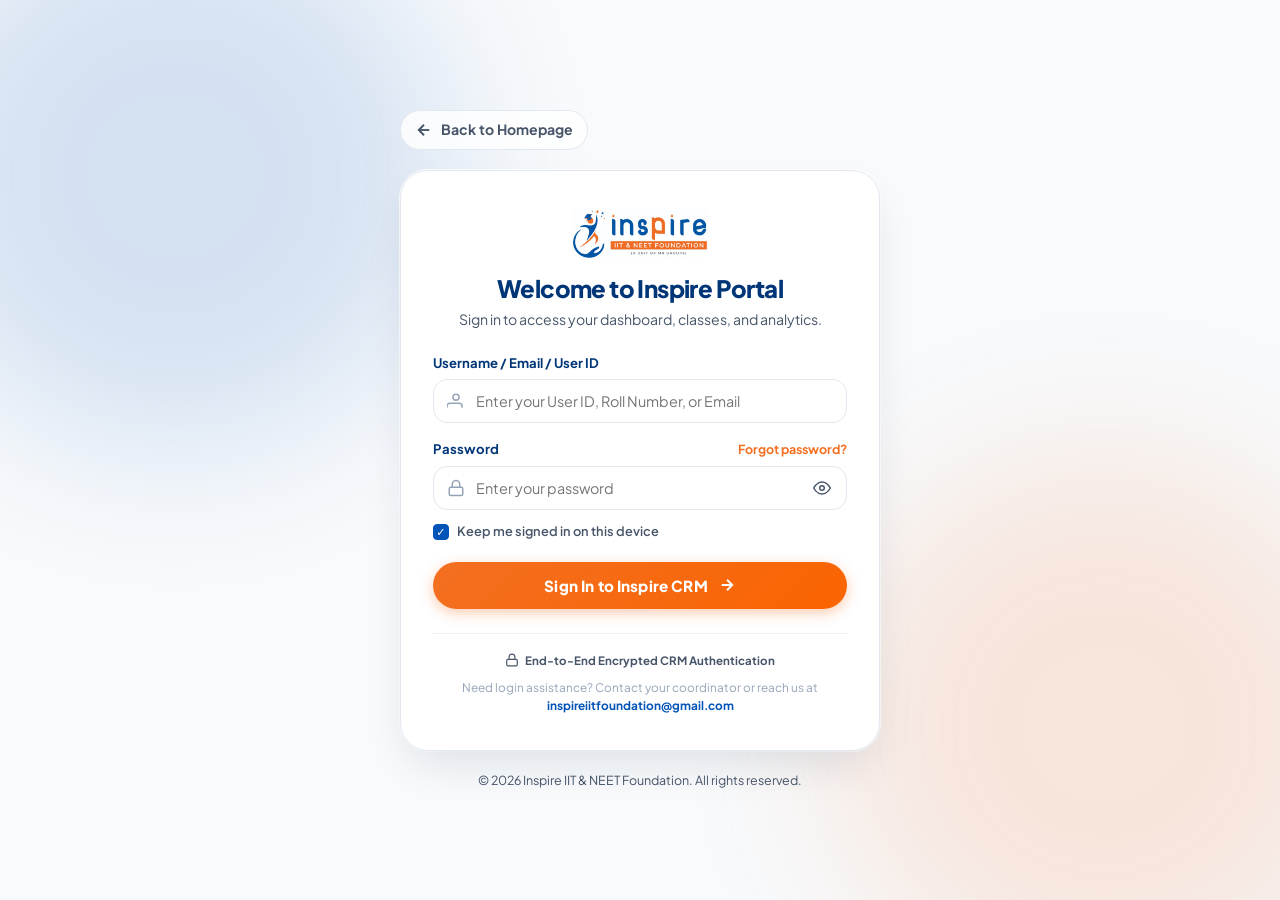
<file: login.html>
<!DOCTYPE html>
<html lang="en">
<head>
  <meta charset="UTF-8">
  <meta name="viewport" content="width=device-width, initial-scale=1.0">
  <title>Login to Inspire &#8212; IIT &amp; NEET Foundation Learning Portal</title>
  <meta name="description" content="Sign in to Inspire IIT &amp; NEET Foundation Portal to access classes, assessments, performance analytics, and resources.">
  <link rel="icon" type="image/png" href="assets/logo.png">

  <!-- Google Fonts: Inter -->
  <link rel="preconnect" href="https://fonts.googleapis.com">
  <link rel="preconnect" href="https://fonts.gstatic.com" crossorigin>
  <link rel="stylesheet" href="https://fonts.googleapis.com/css2?family=Inter:wght@400;500;600;700;800;900&display=swap">

  <!-- Stylesheet -->
  <link rel="stylesheet" href="css/styles.css">
</head>
<body class="login-page-body">

  <!-- Ambient Background Glows -->
  <div class="login-bg-glow glow-blue"></div>
  <div class="login-bg-glow glow-orange"></div>

  <div class="login-container">
    
    <!-- Top Back to Home Link -->
    <div class="login-top-bar">
      <a href="index.html" class="back-home-link">
        <svg width="18" height="18" viewBox="0 0 24 24" fill="none" stroke="currentColor" stroke-width="2.5"><line x1="19" y1="12" x2="5" y2="12"/><polyline points="12 19 5 12 12 5"/></svg>
        <span>Back to Homepage</span>
      </a>
    </div>

    <!-- Login Box Card -->
    <div class="login-card">
      
      <!-- Brand Header -->
      <div class="login-card-header">
        <a href="index.html" class="login-logo-link">
          <img src="assets/logo.png" alt="Inspire IIT &amp; NEET Foundation" class="login-brand-logo">
        </a>
        <h1 class="login-title">Welcome to Inspire Portal</h1>
        <p class="login-subtitle">Sign in to access your dashboard, classes, and analytics.</p>
      </div>

      <!-- Single Unified Login Form -->
      <form id="inspire-login-form" class="login-form" autocomplete="on">
        
        <!-- Identifier Input -->
        <div class="form-group">
          <label for="login-username" class="form-label" id="label-username">Username / Email / User ID</label>
          <div class="input-wrapper">
            <svg class="input-icon" width="18" height="18" viewBox="0 0 24 24" fill="none" stroke="currentColor" stroke-width="2"><path d="M20 21v-2a4 4 0 0 0-4-4H4a4 4 0 0 0-4 4v2"/><circle cx="12" cy="7" r="4"/></svg>
            <input type="text" id="login-username" class="form-input" placeholder="Enter your User ID, Roll Number, or Email" required autocomplete="username">
          </div>
        </div>

        <!-- Password Input -->
        <div class="form-group">
          <div class="form-label-row">
            <label for="login-password" class="form-label">Password</label>
            <a href="mailto:inspireiitfoundation@gmail.com?subject=Password%20Reset%20Request" class="forgot-link">Forgot password?</a>
          </div>
          <div class="input-wrapper">
            <svg class="input-icon" width="18" height="18" viewBox="0 0 24 24" fill="none" stroke="currentColor" stroke-width="2"><rect x="3" y="11" width="18" height="11" rx="2" ry="2"/><path d="M7 11V7a5 5 0 0 1 10 0v4"/></svg>
            <input type="password" id="login-password" class="form-input" placeholder="Enter your password" required autocomplete="current-password">
            <button type="button" class="password-toggle-btn" id="toggle-pwd" aria-label="Toggle password visibility">
              <svg id="eye-icon" width="18" height="18" viewBox="0 0 24 24" fill="none" stroke="currentColor" stroke-width="2"><path d="M1 12s4-8 11-8 11 8 11 8-4 8-11 8-11-8-11-8z"/><circle cx="12" cy="12" r="3"/></svg>
            </button>
          </div>
        </div>

        <!-- Remember Me -->
        <div class="form-remember-row">
          <label class="checkbox-label">
            <input type="checkbox" id="remember-me" checked>
            <span class="checkbox-custom"></span>
            <span class="checkbox-text">Keep me signed in on this device</span>
          </label>
        </div>

        <!-- Submit Button -->
        <button type="submit" class="btn btn-primary btn-login-submit" id="btn-submit-login">
          <span class="btn-text">Sign In to Inspire CRM</span>
          <svg class="btn-arrow" width="18" height="18" viewBox="0 0 24 24" fill="none" stroke="currentColor" stroke-width="2.5"><line x1="5" y1="12" x2="19" y2="12"/><polyline points="12 5 19 12 12 19"/></svg>
        </button>

        <!-- Dynamic Feedback Alert -->
        <div id="login-feedback" class="login-feedback-box" style="display: none;"></div>

      </form>

      <!-- CRM Portal Connection Info -->
      <div class="login-crm-footer">
        <div class="crm-secure-badge">
          <svg width="14" height="14" viewBox="0 0 24 24" fill="none" stroke="currentColor" stroke-width="2"><rect x="3" y="11" width="18" height="11" rx="2" ry="2"/><path d="M7 11V7a5 5 0 0 1 10 0v4"/></svg>
          <span>End-to-End Encrypted CRM Authentication</span>
        </div>
        <p class="crm-help-text">
          Need login assistance? Contact your coordinator or reach us at <a href="mailto:inspireiitfoundation@gmail.com">inspireiitfoundation@gmail.com</a>
        </p>
      </div>

    </div>

    <!-- Page Footer -->
    <div class="login-page-footer">
      <p>© 2026 Inspire IIT &amp; NEET Foundation. All rights reserved.</p>
    </div>

  </div>

  <!-- Login Logic Script -->
  <script>
    const CRM_SETTINGS = {
      // Configure your live CRM portal endpoint here:
      crmEndpoint: "PENDING",
      fallbackWebsite: "https://www.inspireiit.com/"
    };

    document.addEventListener('DOMContentLoaded', () => {
      const inputUsername = document.getElementById('login-username');
      const loginForm = document.getElementById('inspire-login-form');
      const feedbackBox = document.getElementById('login-feedback');
      const submitBtn = document.getElementById('btn-submit-login');
      const togglePwdBtn = document.getElementById('toggle-pwd');
      const pwdInput = document.getElementById('login-password');

      // Password Visibility Toggle
      if (togglePwdBtn && pwdInput) {
        togglePwdBtn.addEventListener('click', () => {
          const isPassword = pwdInput.getAttribute('type') === 'password';
          pwdInput.setAttribute('type', isPassword ? 'text' : 'password');
          togglePwdBtn.innerHTML = isPassword 
            ? `<svg width="18" height="18" viewBox="0 0 24 24" fill="none" stroke="currentColor" stroke-width="2"><path d="M17.94 17.94A10.07 10.07 0 0 1 12 20c-7 0-11-8-11-8a18.45 18.45 0 0 1 5.06-5.94M9.9 4.24A9.12 9.12 0 0 1 12 4c7 0 11 8 11 8a18.5 18.5 0 0 1-2.16 3.19m-6.72-1.07a3 3 0 1 1-4.24-4.24"/><line x1="1" y1="1" x2="23" y2="23"/></svg>`
            : `<svg width="18" height="18" viewBox="0 0 24 24" fill="none" stroke="currentColor" stroke-width="2"><path d="M1 12s4-8 11-8 11 8 11 8-4 8-11 8-11-8-11-8z"/><circle cx="12" cy="12" r="3"/></svg>`;
        });
      }

      // Form Submission & CRM Redirect
      loginForm.addEventListener('submit', (e) => {
        e.preventDefault();

        const username = inputUsername.value.trim();
        const password = pwdInput.value;

        if (!username || !password) {
          showFeedback('Please fill in all credentials.', 'error');
          return;
        }

        submitBtn.disabled = true;
        submitBtn.querySelector('.btn-text').textContent = 'Connecting to CRM Portal...';

        setTimeout(() => {
          if (CRM_SETTINGS.crmEndpoint && CRM_SETTINGS.crmEndpoint.toUpperCase() !== "PENDING") {
            showFeedback(`Authentication verified. Redirecting to CRM portal...`, 'success');
            setTimeout(() => {
              window.location.href = CRM_SETTINGS.crmEndpoint;
            }, 800);
          } else {
            showFeedback(`✅ Authentication verified for <strong>${username}</strong>. The CRM portal endpoint is ready to be linked!`, 'success');
            submitBtn.disabled = false;
            submitBtn.querySelector('.btn-text').textContent = 'Sign In to Inspire CRM';
          }
        }, 900);
      });

      function showFeedback(msg, type) {
        feedbackBox.innerHTML = msg;
        feedbackBox.className = `login-feedback-box ${type}`;
        feedbackBox.style.display = 'block';
      }
    });
  </script>
</body>
</html>
</file>
<file: css/styles.css>
/* ==========================================================================
   INSPIRE IIT & NEET FOUNDATION — OFFICIAL STYLESHEET (2026 EDITION)
   Visual Style: Modern SaaS / EdTech Product Experience with Rich Visuals
   Brand Colors: Deep Royal Blue (#0254B8) & Action Orange (#F36F21)
   Architecture: Pure CSS3, Semantic, Responsive (360px - 1440px+), Accessible
   ========================================================================== */

@import url('https://fonts.googleapis.com/css2?family=Plus+Jakarta+Sans:wght@400;500;600;700;800&display=swap');

/* --- DESIGN TOKENS --- */
:root {
  --font-main: 'Plus Jakarta Sans', system-ui, -apple-system, BlinkMacSystemFont, 'Segoe UI', Roboto, sans-serif;
  
  /* Primary Brand Palette (Inspire Royal Blue) */
  --color-primary: #0254B8;
  --color-primary-hover: #024599;
  --color-primary-dark: #003677;
  --color-primary-deeper: #001E45;
  --color-primary-midnight: #00122B;
  --color-primary-light: #EBF3FC;
  --color-primary-subtle: #F4F8FD;
  --color-primary-border: #CFE0F7;

  /* Secondary / Accent Palette (Inspire Action Orange) */
  --color-orange: #F36F21;
  --color-orange-hover: #DC5C10;
  --color-orange-dark: #C04E0B;
  --color-orange-light: #FFF4EC;
  --color-orange-subtle: #FFF9F5;
  --color-orange-border: #FED7BC;
  --color-orange-glow: rgba(243, 111, 33, 0.32);

  /* Neutrals & Surfaces */
  --color-white: #FFFFFF;
  --color-bg-light: #F8FAFD;
  --color-bg-alt: #F1F6FC;
  --color-text-main: #0F172A;
  --color-text-muted: #475569;
  --color-text-light: #94A3B8;
  --color-border: #E2E8F0;
  --color-border-subtle: #EDF2F7;

  /* Elevations & Depth */
  --shadow-xs: 0 1px 3px rgba(2, 84, 184, 0.04);
  --shadow-sm: 0 4px 12px rgba(2, 84, 184, 0.06), 0 1px 3px rgba(0, 0, 0, 0.04);
  --shadow-md: 0 12px 28px rgba(2, 84, 184, 0.09), 0 3px 8px rgba(0, 0, 0, 0.04);
  --shadow-lg: 0 20px 48px rgba(2, 84, 184, 0.13), 0 6px 16px rgba(0, 0, 0, 0.05);
  --shadow-xl: 0 28px 64px rgba(2, 84, 184, 0.16), 0 8px 20px rgba(0, 0, 0, 0.06);
  --shadow-orange: 0 8px 24px rgba(243, 111, 33, 0.35);
  --shadow-orange-lg: 0 14px 36px rgba(243, 111, 33, 0.42);

  /* Layout & Radii */
  --container-max-width: 1240px;
  --navbar-height: 70px;
  --radius-xs: 6px;
  --radius-sm: 10px;
  --radius-md: 14px;
  --radius-lg: 20px;
  --radius-xl: 28px;
  --radius-full: 9999px;

  /* Transitions */
  --transition-fast: 180ms cubic-bezier(0.16, 1, 0.3, 1);
  --transition-normal: 280ms cubic-bezier(0.16, 1, 0.3, 1);
  --transition-slow: 500ms cubic-bezier(0.16, 1, 0.3, 1);
}

/* --- BASE & RESET --- */
*, *::before, *::after {
  box-sizing: border-box;
  margin: 0;
  padding: 0;
}

html {
  font-family: var(--font-main);
  font-size: 16px;
  line-height: 1.55;
  color: var(--color-text-main);
  background-color: var(--color-white);
  scroll-behavior: smooth;
  -webkit-text-size-adjust: 100%;
}

body {
  overflow-x: hidden;
  position: relative;
  background-color: var(--color-white);
  color: var(--color-text-main);
  -webkit-font-smoothing: antialiased;
  -moz-osx-font-smoothing: grayscale;
}

img, svg {
  display: block;
  max-width: 100%;
  height: auto;
}

a {
  color: inherit;
  text-decoration: none;
  transition: all var(--transition-fast);
}

button {
  font-family: inherit;
  border: none;
  background: none;
  cursor: pointer;
  outline: none;
}

ul, ol {
  list-style: none;
}

/* Scroll Offset for sticky navigation */
section, div[id] {
  scroll-margin-top: calc(var(--navbar-height) + 16px);
}

/* --- TYPOGRAPHY UTILITIES --- */
h1, h2, h3, h4, h5, h6 {
  color: var(--color-primary-dark);
  font-weight: 800;
  line-height: 1.16;
  letter-spacing: -0.025em;
}

.text-orange {
  color: var(--color-orange);
}

.text-blue {
  color: var(--color-primary);
}

.text-muted {
  color: var(--color-text-muted);
}

.accent-orange {
  color: var(--color-orange);
  position: relative;
  display: inline-block;
}

/* --- CONTAINER & SECTION LAYOUT --- */
.container {
  width: 100%;
  max-width: var(--container-max-width);
  margin-left: auto;
  margin-right: auto;
  padding-left: 24px;
  padding-right: 24px;
}

.section {
  padding-top: 96px;
  padding-bottom: 96px;
  position: relative;
}

.section-bg-light {
  background: linear-gradient(180deg, #F8FAFD 0%, #EFF5FC 100%);
  border-top: 1px solid var(--color-border-subtle);
  border-bottom: 1px solid var(--color-border-subtle);
}

.section-bg-orange {
  background: linear-gradient(180deg, #FFF9F5 0%, #FFF2EB 100%);
  border-top: 1px solid rgba(243, 111, 33, 0.16);
  border-bottom: 1px solid rgba(243, 111, 33, 0.16);
}

.section-bg-alt {
  background: linear-gradient(180deg, var(--color-primary-subtle) 0%, #FFFFFF 100%);
  border-top: 1px solid var(--color-primary-border);
  border-bottom: 1px solid var(--color-primary-border);
}

.section-header {
  text-align: center;
  max-width: 780px;
  margin: 0 auto 48px auto;
}

.section-title {
  font-size: 2.35rem;
  font-weight: 800;
  color: var(--color-primary-dark);
  margin-bottom: 14px;
  letter-spacing: -0.03em;
  line-height: 1.22;
}

.section-subtitle {
  font-size: 1.1rem;
  color: var(--color-text-muted);
  line-height: 1.65;
}

.badge {
  display: inline-flex;
  align-items: center;
  gap: 8px;
  padding: 5px 14px;
  border-radius: var(--radius-full);
  font-size: 0.78rem;
  font-weight: 700;
  letter-spacing: 0.05em;
  text-transform: uppercase;
}

.badge-orange {
  background-color: var(--color-orange-light);
  color: var(--color-orange);
  border: 1px solid var(--color-orange-border);
}

.badge-blue {
  background-color: var(--color-primary-light);
  color: var(--color-primary);
  border: 1px solid var(--color-primary-border);
}

/* --- BUTTONS --- */
.btn {
  display: inline-flex;
  align-items: center;
  justify-content: center;
  gap: 10px;
  padding: 12px 26px;
  border-radius: var(--radius-full);
  font-size: 0.9375rem;
  font-weight: 700;
  letter-spacing: 0.01em;
  transition: all var(--transition-normal);
  cursor: pointer;
  white-space: nowrap;
  position: relative;
  overflow: hidden;
}

.btn-primary {
  background: linear-gradient(135deg, var(--color-orange) 0%, #FA6400 100%);
  color: var(--color-white);
  box-shadow: var(--shadow-orange);
}

.btn-primary::before {
  content: '';
  position: absolute;
  top: 0;
  left: -100%;
  width: 100%;
  height: 100%;
  background: linear-gradient(90deg, transparent, rgba(255, 255, 255, 0.25), transparent);
  transition: left 0.6s ease;
}

.btn-primary:hover::before {
  left: 100%;
}

.btn-primary:hover {
  background: linear-gradient(135deg, var(--color-orange-hover) 0%, #DE5B0E 100%);
  transform: translateY(-2px);
  box-shadow: var(--shadow-orange-lg);
}

.btn-primary:active {
  transform: translateY(0);
}

.btn-secondary {
  background-color: var(--color-white);
  color: var(--color-primary);
  border: 1.5px solid var(--color-primary-border);
  box-shadow: var(--shadow-xs);
}

.btn-secondary:hover {
  background-color: var(--color-primary-light);
  border-color: var(--color-primary);
  color: var(--color-primary-dark);
  transform: translateY(-2px);
  box-shadow: var(--shadow-sm);
}

.btn-sm {
  padding: 9px 20px;
  font-size: 0.84rem;
}

.btn-lg {
  padding: 13px 30px;
  font-size: 0.95rem;
}

/* ==========================================================================
   NAVBAR
   ========================================================================== */
.navbar-wrapper {
  position: sticky;
  top: 0;
  left: 0;
  right: 0;
  z-index: 1000;
  background: rgba(255, 255, 255, 0.92);
  backdrop-filter: blur(16px);
  -webkit-backdrop-filter: blur(16px);
  border-bottom: 1px solid rgba(226, 232, 240, 0.8);
  transition: all var(--transition-normal);
  height: var(--navbar-height);
}

.navbar-wrapper.scrolled {
  background: rgba(255, 255, 255, 0.98);
  box-shadow: 0 4px 18px rgba(2, 84, 184, 0.08);
  border-bottom-color: var(--color-border);
}

.navbar {
  display: flex;
  align-items: center;
  justify-content: space-between;
  height: 100%;
}

.brand-logo-link {
  display: flex;
  align-items: center;
  gap: 10px;
  flex-shrink: 0;
}

.brand-logo-img {
  height: 40px;
  width: auto;
  object-fit: contain;
  transition: transform var(--transition-fast);
}

.brand-logo-link:hover .brand-logo-img {
  transform: scale(1.02);
}

.nav-links {
  display: flex;
  align-items: center;
  gap: 20px;
}

.nav-link {
  font-size: 0.9rem;
  font-weight: 600;
  color: var(--color-text-main);
  padding: 6px 2px;
  position: relative;
  transition: color var(--transition-fast);
}

.nav-link::after {
  content: '';
  position: absolute;
  bottom: 0;
  left: 0;
  width: 0%;
  height: 2px;
  background-color: var(--color-orange);
  transition: width var(--transition-fast);
  border-radius: var(--radius-full);
}

.nav-link:hover, .nav-link.active {
  color: var(--color-primary);
}

.nav-link:hover::after, .nav-link.active::after {
  width: 100%;
}

.nav-actions {
  display: flex;
  align-items: center;
  gap: 14px;
}

.btn-text-short {
  display: none;
}

.hamburger-btn {
  display: none;
  flex-direction: column;
  justify-content: center;
  gap: 5px;
  width: 38px;
  height: 38px;
  padding: 8px;
  border-radius: var(--radius-sm);
  background-color: var(--color-bg-light);
  border: 1px solid var(--color-border);
}

.hamburger-btn span {
  display: block;
  width: 100%;
  height: 2px;
  background-color: var(--color-primary-dark);
  border-radius: 2px;
  transition: all var(--transition-fast);
}

.hamburger-btn.open span:nth-child(1) {
  transform: translateY(7px) rotate(45deg);
}

.hamburger-btn.open span:nth-child(2) {
  opacity: 0;
}

.hamburger-btn.open span:nth-child(3) {
  transform: translateY(-7px) rotate(-45deg);
}

/* Mobile Navigation Backdrop & Drawer */
.mobile-nav-backdrop {
  position: fixed;
  top: var(--navbar-height);
  left: 0;
  right: 0;
  bottom: 0;
  background: rgba(0, 24, 56, 0.45);
  backdrop-filter: blur(4px);
  -webkit-backdrop-filter: blur(4px);
  opacity: 0;
  pointer-events: none;
  transition: opacity 0.25s ease;
  z-index: 998;
}

.mobile-nav-backdrop.open {
  opacity: 1;
  pointer-events: auto;
}

.mobile-nav-drawer {
  position: fixed;
  top: var(--navbar-height);
  left: 0;
  right: 0;
  background: var(--color-white);
  border-bottom: 2px solid var(--color-border);
  box-shadow: 0 20px 40px rgba(0, 24, 56, 0.16);
  padding: 14px 18px 22px 18px;
  display: flex;
  flex-direction: column;
  gap: 8px;
  max-height: calc(100vh - var(--navbar-height));
  overflow-y: auto;
  -webkit-overflow-scrolling: touch;
  z-index: 999;
  transform: translateY(-100%);
  opacity: 0;
  pointer-events: none;
  transition: transform 0.3s cubic-bezier(0.16, 1, 0.3, 1), opacity 0.25s ease;
}

.mobile-nav-drawer.open {
  transform: translateY(0);
  opacity: 1;
  pointer-events: auto;
}

.mobile-nav-links-wrap {
  display: flex;
  flex-direction: column;
  gap: 2px;
}

.mobile-nav-link {
  font-size: 0.95rem;
  font-weight: 700;
  color: var(--color-primary-dark);
  padding: 10px 12px;
  border-radius: 8px;
  text-decoration: none;
  transition: background-color 0.15s ease, color 0.15s ease, padding-left 0.15s ease;
  display: flex;
  align-items: center;
  border-bottom: 1px solid rgba(207, 224, 247, 0.4);
}

.mobile-nav-link:last-child {
  border-bottom: none;
}

.mobile-nav-link:hover,
.mobile-nav-link:active {
  background: var(--color-primary-light);
  color: var(--color-primary);
  padding-left: 16px;
}

.mobile-nav-drawer-cta {
  padding-top: 10px;
  margin-top: 4px;
}

/* ==========================================================================
   SECTION 1 — HERO SECTION
   ========================================================================== */
.hero-section {
  padding-top: 36px;
  padding-bottom: 50px;
  background: linear-gradient(180deg, #FFFFFF 0%, #F5F9FF 60%, #EBF3FC 100%);
  position: relative;
  overflow: hidden;
  display: flex;
  align-items: center;
  min-height: calc(100vh - var(--navbar-height));
}

#hero-network-canvas {
  position: absolute;
  top: 0;
  left: 0;
  width: 100%;
  height: 100%;
  pointer-events: none;
  z-index: 0;
  opacity: 0.5;
}

.hero-glow-bg {
  position: absolute;
  top: -140px;
  right: -100px;
  width: 650px;
  height: 650px;
  background: radial-gradient(circle, rgba(2, 84, 184, 0.1) 0%, rgba(243, 111, 33, 0.04) 50%, rgba(255, 255, 255, 0) 70%);
  border-radius: 50%;
  pointer-events: none;
  z-index: 0;
}

.hero-grid {
  display: grid;
  grid-template-columns: 1fr 1.1fr;
  gap: 40px;
  align-items: center;
  position: relative;
  z-index: 1;
}

.hero-content {
  display: flex;
  flex-direction: column;
  align-items: flex-start;
}

.hero-audience-tag {
  display: inline-flex;
  align-items: center;
  gap: 8px;
  padding: 5px 14px;
  background-color: var(--color-primary-light);
  border: 1px solid var(--color-primary-border);
  color: var(--color-primary);
  border-radius: var(--radius-full);
  font-size: 0.78rem;
  font-weight: 700;
  letter-spacing: 0.02em;
  margin-bottom: 16px;
  transition: transform var(--transition-fast);
}

.hero-audience-tag:hover {
  transform: translateY(-2px);
  border-color: var(--color-primary);
}

.hero-audience-tag span.dot {
  color: var(--color-orange);
  font-size: 0.75rem;
}

.hero-title {
  font-size: clamp(1.85rem, 2.75vw, 2.65rem);
  font-weight: 800;
  line-height: 1.18;
  color: var(--color-primary-dark);
  margin-bottom: 18px;
  letter-spacing: -0.03em;
}

.hero-title-line {
  display: block;
  white-space: nowrap;
}

.hero-description {
  font-size: 1.05rem;
  line-height: 1.6;
  color: var(--color-text-muted);
  margin-bottom: 24px;
  max-width: 520px;
}

.hero-actions {
  display: flex;
  align-items: center;
  gap: 14px;
  flex-wrap: wrap;
}

/* ==========================================================================
   HERO RIGHT-SIDE: 3D LAYERED ACADEMIC STAGE (UNIQUE & IMPRESSIVE)
   ========================================================================== */
.hero-stage-wrapper {
  position: relative;
  perspective: 1200px;
  max-width: 530px;
  margin-left: auto;
  padding: 26px 14px;
}

.hero-dashboard-container {
  transform-style: preserve-3d;
  transition: transform 0.12s ease-out;
  will-change: transform;
}

/* Central Stage Window Frame */
.stage-window-frame {
  background: rgba(255, 255, 255, 0.96);
  backdrop-filter: blur(16px);
  -webkit-backdrop-filter: blur(16px);
  border-radius: var(--radius-xl);
  border: 1px solid rgba(207, 224, 247, 0.95);
  box-shadow: 0 24px 60px rgba(2, 84, 184, 0.14), 0 4px 14px rgba(0, 0, 0, 0.04);
  padding: 16px;
  position: relative;
  z-index: 2;
  overflow: hidden;
  transition: box-shadow var(--transition-normal), border-color var(--transition-normal);
}

.stage-window-frame:hover {
  border-color: var(--color-primary-border);
  box-shadow: 0 30px 75px rgba(2, 84, 184, 0.18);
}

/* Stage Window Header Bar (Mac-Style) */
.stage-window-header {
  display: flex;
  align-items: center;
  justify-content: space-between;
  padding-bottom: 12px;
  margin-bottom: 12px;
  border-bottom: 1px solid var(--color-border-subtle);
}

.window-dots {
  display: flex;
  align-items: center;
  gap: 6px;
}

.window-dots .dot {
  width: 10px;
  height: 10px;
  border-radius: 50%;
}

.dot-red { background-color: #FF5F56; }
.dot-yellow { background-color: #FFBD2E; }
.dot-green { background-color: #27C93F; }

.window-title {
  font-size: 0.75rem;
  font-weight: 800;
  color: var(--color-primary-dark);
  letter-spacing: -0.01em;
}

.window-status-pill {
  display: inline-flex;
  align-items: center;
  gap: 6px;
  padding: 3px 8px;
  background-color: var(--color-primary-light);
  color: var(--color-primary);
  border-radius: var(--radius-full);
  font-size: 0.65rem;
  font-weight: 700;
}

/* Stage Academic Learning Environment Showcase Card */
.stage-player-card {
  position: relative;
  width: 100%;
  height: 230px;
  border-radius: var(--radius-md);
  overflow: hidden;
  box-shadow: 0 6px 18px rgba(0, 24, 56, 0.1);
  background: #0B132B;
}

.stage-player-img {
  width: 100%;
  height: 100%;
  object-fit: cover;
  object-position: center 25%;
  transition: transform 0.6s ease;
  display: block;
}

.stage-player-card:hover .stage-player-img {
  transform: scale(1.03);
}

/* Stage Bottom Action Bar (Online Classes & Join Session) */
.stage-bottom-bar {
  display: flex;
  align-items: center;
  justify-content: space-between;
  margin-top: 12px;
  padding: 10px 12px;
  background: var(--color-bg-light);
  border: 1px solid var(--color-border);
  border-radius: var(--radius-md);
  gap: 10px;
}

.stage-session-info {
  display: flex;
  align-items: center;
  gap: 10px;
}

.session-icon-circle {
  width: 32px;
  height: 32px;
  border-radius: var(--radius-xs);
  background: var(--color-primary-light);
  color: var(--color-primary);
  display: flex;
  align-items: center;
  justify-content: center;
  flex-shrink: 0;
}

.session-name {
  font-size: 0.78rem;
  font-weight: 800;
  color: var(--color-primary-dark);
  line-height: 1.2;
}

.session-sub {
  font-size: 0.65rem;
  color: var(--color-text-muted);
}

.session-actions {
  display: flex;
  align-items: center;
  gap: 8px;
}

.stage-join-btn {
  display: inline-flex;
  align-items: center;
  gap: 5px;
  padding: 6px 12px;
  background: linear-gradient(135deg, var(--color-orange) 0%, #FA6400 100%);
  color: var(--color-white);
  text-decoration: none;
  border-radius: var(--radius-full);
  font-size: 0.72rem;
  font-weight: 800;
  box-shadow: 0 4px 12px rgba(243, 111, 33, 0.35);
  cursor: pointer;
  transition: all var(--transition-fast);
  white-space: nowrap;
}

.stage-join-btn:hover {
  transform: translateY(-1px) scale(1.03);
  box-shadow: 0 6px 16px rgba(243, 111, 33, 0.45);
}

.session-reminder-badge {
  font-size: 0.65rem;
  font-weight: 700;
  padding: 4px 8px;
  border-radius: var(--radius-full);
  background: var(--color-primary-light);
  color: var(--color-primary);
  white-space: nowrap;
}

/* ==========================================================================
   FLOATING SATELLITE CARDS (FROSTED SQUIRCLE TAGS & 3D DEPTH)
   ========================================================================== */
.satellite-card {
  position: absolute;
  background: rgba(255, 255, 255, 0.95);
  backdrop-filter: blur(16px);
  -webkit-backdrop-filter: blur(16px);
  border: 1px solid rgba(207, 224, 247, 0.95);
  border-radius: 12px;
  padding: 8px 12px;
  display: flex;
  align-items: center;
  gap: 9px;
  box-shadow: 0 12px 28px -4px rgba(2, 84, 184, 0.12), 0 4px 10px -2px rgba(0, 0, 0, 0.04);
  z-index: 5;
  transition: transform 0.2s ease-out, box-shadow var(--transition-fast), border-color var(--transition-fast);
  cursor: pointer;
}

.satellite-card:hover {
  border-color: var(--color-primary);
  box-shadow: 0 18px 36px -4px rgba(2, 84, 184, 0.18), 0 6px 14px -2px rgba(0, 0, 0, 0.06);
  transform: scale(1.03);
}

.satellite-card-top {
  top: -16px;
  right: -18px;
  border-left: 3.5px solid var(--color-orange);
}

.satellite-card-bottom {
  bottom: -14px;
  left: -20px;
  border-left: 3.5px solid var(--color-primary);
}

.satellite-icon-box {
  width: 28px;
  height: 28px;
  border-radius: 8px;
  display: flex;
  align-items: center;
  justify-content: center;
  flex-shrink: 0;
  transition: transform var(--transition-fast);
}

.satellite-card:hover .satellite-icon-box {
  transform: scale(1.1);
}

.satellite-icon-box.orange {
  background-color: var(--color-orange-light);
  color: var(--color-orange);
}

.satellite-icon-box.blue {
  background-color: var(--color-primary-light);
  color: var(--color-primary);
}

.satellite-text-group {
  display: flex;
  flex-direction: column;
}

.satellite-title {
  font-size: 0.72rem;
  font-weight: 800;
  color: var(--color-primary-dark);
  line-height: 1.2;
}

.satellite-sub {
  font-size: 0.6rem;
  color: var(--color-text-muted);
  font-weight: 600;
}

.satellite-trend-badge {
  display: inline-flex;
  align-items: center;
  gap: 3px;
  padding: 2px 7px;
  border-radius: 6px;
  background: var(--color-orange-light);
  color: var(--color-orange);
  font-size: 0.62rem;
  font-weight: 800;
  margin-left: 2px;
  white-space: nowrap;
}

/* ==========================================================================
   ABOUT US SECTION STYLES
   ========================================================================== */
.section-about {
  background: var(--color-white);
  position: relative;
  overflow: hidden;
}

.about-bg-decor-1 {
  position: absolute;
  top: -80px;
  left: -80px;
  width: 360px;
  height: 360px;
  background: radial-gradient(circle, rgba(2, 84, 184, 0.04) 0%, transparent 70%);
  pointer-events: none;
  border-radius: 50%;
}

.about-bg-decor-2 {
  position: absolute;
  bottom: -80px;
  right: -60px;
  width: 380px;
  height: 380px;
  background: radial-gradient(circle, rgba(243, 111, 33, 0.035) 0%, transparent 70%);
  pointer-events: none;
  border-radius: 50%;
}

.about-grid {
  display: grid;
  grid-template-columns: 1.15fr 0.85fr;
  gap: 32px;
  align-items: stretch;
}

.about-story-col {
  display: flex;
  flex-direction: column;
}

.about-card-narrative {
  background: linear-gradient(145deg, rgba(255, 255, 255, 0.98) 0%, rgba(248, 251, 255, 0.95) 100%);
  border: 1px solid rgba(207, 224, 247, 0.85);
  border-radius: var(--radius-xl);
  padding: 32px 30px;
  box-shadow: 0 12px 36px rgba(2, 84, 184, 0.05), 0 2px 6px rgba(0, 0, 0, 0.02);
  display: flex;
  flex-direction: column;
  justify-content: space-between;
  height: 100%;
  position: relative;
  transition: transform var(--transition-normal), box-shadow var(--transition-normal);
}

.about-card-narrative:hover {
  box-shadow: 0 18px 45px rgba(2, 84, 184, 0.08);
}

.about-pillar-tag {
  display: inline-flex;
  align-items: center;
  gap: 8px;
  background: var(--color-primary-light);
  color: var(--color-primary);
  font-size: 0.72rem;
  font-weight: 800;
  padding: 4px 12px;
  border-radius: var(--radius-full);
  margin-bottom: 14px;
  text-transform: uppercase;
  letter-spacing: 0.05em;
}

.about-pillar-tag .pillar-dot {
  width: 6px;
  height: 6px;
  border-radius: 50%;
  background: var(--color-primary);
}

.about-heading {
  font-size: 1.4rem;
  font-weight: 800;
  color: var(--color-primary-dark);
  line-height: 1.3;
  margin-bottom: 14px;
  letter-spacing: -0.02em;
}

.about-paragraph {
  font-size: 0.9375rem;
  line-height: 1.6;
  color: var(--color-text-muted);
  margin-bottom: 12px;
}

.about-pillars-row {
  display: grid;
  grid-template-columns: 1fr 1fr;
  gap: 16px;
  margin-top: 18px;
  padding-top: 16px;
  border-top: 1px solid var(--color-border-subtle);
}

.pillar-mini-item {
  display: flex;
  align-items: flex-start;
  gap: 10px;
}

.pillar-icon-box {
  width: 36px;
  height: 36px;
  border-radius: var(--radius-md);
  display: flex;
  align-items: center;
  justify-content: center;
  flex-shrink: 0;
}

.pillar-icon-box.orange {
  background: var(--color-orange-light);
  color: var(--color-orange);
}

.pillar-icon-box.blue {
  background: var(--color-primary-light);
  color: var(--color-primary);
}

.pillar-title {
  font-size: 0.85rem;
  font-weight: 800;
  color: var(--color-primary-dark);
  margin-bottom: 2px;
}

.pillar-sub {
  font-size: 0.75rem;
  line-height: 1.4;
  color: var(--color-text-muted);
}

/* Stats Column Modern Grid */
.stats-card-grid {
  display: grid;
  grid-template-columns: 1fr 1fr;
  gap: 16px;
  height: 100%;
}

.stat-box-modern {
  background: var(--color-white);
  border: 1px solid rgba(207, 224, 247, 0.85);
  border-radius: var(--radius-lg);
  padding: 22px 20px;
  box-shadow: 0 8px 24px rgba(2, 84, 184, 0.04);
  transition: all var(--transition-normal);
  display: flex;
  flex-direction: column;
  justify-content: space-between;
}

.stat-box-modern:hover {
  transform: translateY(-4px);
  border-color: var(--color-primary-border);
  box-shadow: 0 16px 36px rgba(2, 84, 184, 0.09);
}

.stat-icon-wrap {
  width: 40px;
  height: 40px;
  border-radius: var(--radius-md);
  display: flex;
  align-items: center;
  justify-content: center;
  margin-bottom: 12px;
}

.stat-icon-wrap.orange { background: var(--color-orange-light); color: var(--color-orange); }
.stat-icon-wrap.blue { background: var(--color-primary-light); color: var(--color-primary); }
.stat-icon-wrap.green { background: #E6F8EB; color: #16A34A; }
.stat-icon-wrap.navy { background: #EDF2F7; color: var(--color-primary-dark); }

.stat-number-bold {
  font-size: 1.6rem;
  font-weight: 900;
  color: var(--color-primary-dark);
  letter-spacing: -0.03em;
  margin-bottom: 4px;
  display: flex;
  align-items: baseline;
  gap: 3px;
}

.stat-number-bold .stat-unit {
  font-size: 1.1rem;
  font-weight: 800;
  color: var(--color-orange);
}

.stat-number-bold .stat-plus {
  color: var(--color-orange);
}

.stat-label-text {
  font-size: 0.78rem;
  line-height: 1.4;
  color: var(--color-text-muted);
  font-weight: 600;
}

/* ==========================================================================
   WHY CHOOSE INSPIRE? (3-COLUMN CENTER HERO SHOWCASE)
   ========================================================================== */
.section-why-us {
  position: relative;
  padding-top: 68px;
  padding-bottom: 84px;
  background: var(--color-white);
  overflow: hidden;
}

.why-bg-watermark {
  position: absolute;
  top: 50%;
  left: 50%;
  transform: translate(-50%, -50%);
  width: 650px;
  height: 650px;
  pointer-events: none;
  z-index: 1;
  opacity: 0.35;
}

.why-watermark-svg {
  width: 100%;
  height: 100%;
}

.section-header-compact {
  margin-bottom: 32px;
}

.why-center-showcase-grid {
  display: grid;
  grid-template-columns: 1fr 1.08fr 1fr;
  gap: 32px;
  align-items: center;
  margin-top: 16px;
}

.why-side-col {
  display: flex;
  flex-direction: column;
  gap: 28px;
}

.why-feature-item {
  display: flex;
  flex-direction: column;
  align-items: center;
  text-align: center;
  transition: transform 0.25s cubic-bezier(0.16, 1, 0.3, 1);
}

.why-feature-item:hover {
  transform: translateY(-4px);
}

.why-feature-icon-wrap {
  width: 44px;
  height: 44px;
  border-radius: var(--radius-md);
  display: flex;
  align-items: center;
  justify-content: center;
  margin-bottom: 12px;
  box-shadow: 0 4px 12px rgba(0, 0, 0, 0.04);
  transition: transform 0.25s cubic-bezier(0.16, 1, 0.3, 1);
}

.why-feature-item:hover .why-feature-icon-wrap {
  transform: scale(1.08);
}

.why-feature-icon-wrap.orange { background: var(--color-orange-light); color: var(--color-orange); border: 1px solid var(--color-orange-border); }
.why-feature-icon-wrap.blue { background: var(--color-primary-light); color: var(--color-primary); border: 1px solid var(--color-primary-border); }
.why-feature-icon-wrap.green { background: #E6F8EB; color: #16A34A; border: 1px solid #C2F0CE; }
.why-feature-icon-wrap.navy { background: #EDF2F7; color: var(--color-primary-dark); border: 1px solid #D2DEE8; }

.why-feature-title {
  font-size: 1.05rem;
  font-weight: 800;
  color: var(--color-primary-dark);
  margin-bottom: 6px;
  line-height: 1.35;
}

.why-feature-desc {
  font-size: 0.86rem;
  line-height: 1.55;
  color: var(--color-text-muted);
  max-width: 320px;
  margin: 0 auto;
}

/* Center Column Hero Frame with Offset Backdrop Card */
.why-center-col {
  display: flex;
  justify-content: center;
  align-items: center;
}

.why-center-image-frame {
  position: relative;
  width: 100%;
  max-width: 380px;
  margin: 0 auto;
}

.why-image-backdrop-card {
  position: absolute;
  top: 14px;
  right: -14px;
  width: 100%;
  height: 100%;
  background: linear-gradient(135deg, rgba(243, 111, 33, 0.22) 0%, rgba(2, 84, 184, 0.14) 100%);
  border-radius: var(--radius-xl);
  z-index: 1;
}

.why-center-image-container {
  position: relative;
  z-index: 2;
  width: 100%;
  height: 500px;
  border-radius: var(--radius-xl);
  overflow: hidden;
  box-shadow: 0 16px 40px rgba(0, 24, 56, 0.12);
  border: 3px solid var(--color-white);
}

.why-center-img {
  width: 100%;
  height: 100%;
  object-fit: cover;
  object-position: center 40%;
  transition: transform 0.4s ease;
}

.why-center-image-frame:hover .why-center-img {
  transform: scale(1.02);
}

.why-image-bottom-badge {
  position: absolute;
  bottom: 14px;
  left: 14px;
  right: 14px;
  background: rgba(255, 255, 255, 0.95);
  backdrop-filter: blur(10px);
  -webkit-backdrop-filter: blur(10px);
  padding: 9px 12px;
  border-radius: var(--radius-md);
  display: flex;
  align-items: center;
  justify-content: center;
  gap: 8px;
  font-size: 0.74rem;
  font-weight: 700;
  color: var(--color-primary-dark);
  box-shadow: 0 4px 14px rgba(0, 0, 0, 0.08);
  border: 1px solid rgba(255, 255, 255, 0.8);
}

.why-image-bottom-badge .badge-dot {
  width: 7px;
  height: 7px;
  border-radius: 50%;
  background: var(--color-orange);
  flex-shrink: 0;
}

@media (max-width: 991px) {
  .section-why-us {
    padding-top: 56px;
    padding-bottom: 68px;
  }
  .about-grid {
    grid-template-columns: 1fr;
  }
  .why-center-showcase-grid {
    grid-template-columns: 1fr 1fr;
    gap: 24px;
  }
  .why-center-col {
    grid-column: span 2;
    order: -1;
    margin-bottom: 16px;
  }
  .why-center-image-container {
    height: 340px;
    max-width: 440px;
  }
}

@media (max-width: 640px) {
  .section-why-us {
    padding-top: 48px;
    padding-bottom: 56px;
  }
  .about-pillars-row, .stats-card-grid {
    grid-template-columns: 1fr;
  }
  .about-card-narrative {
    padding: 22px;
  }
  .why-center-showcase-grid {
    grid-template-columns: 1fr;
    gap: 24px;
  }
  .why-center-col {
    grid-column: span 1;
  }
  .why-center-image-container {
    height: 280px;
  }
  .why-image-backdrop-card {
    top: 8px;
    right: -8px;
  }
}

/* ==========================================================================
   SECTION 2 — WHAT IS INSPIRE? (RICH CARD VISUALS)
   ========================================================================== */
.what-is-inspire-grid {
  display: grid;
  grid-template-columns: repeat(3, 1fr);
  gap: 28px;
  position: relative;
}

.what-card {
  background: var(--color-white);
  border: 1px solid var(--color-border);
  border-radius: var(--radius-lg);
  display: flex;
  flex-direction: column;
  transition: all var(--transition-normal);
  position: relative;
  overflow: hidden;
  box-shadow: var(--shadow-sm);
}

.what-card-img-box {
  width: 100%;
  height: 170px;
  overflow: hidden;
  position: relative;
}

.what-card-img {
  width: 100%;
  height: 100%;
  object-fit: cover;
  transition: transform 0.4s ease;
}

.what-card:hover .what-card-img {
  transform: scale(1.05);
}

.what-card-content {
  padding: 28px 24px;
  display: flex;
  flex-direction: column;
  align-items: flex-start;
  flex-grow: 1;
}

.what-card::before {
  content: '';
  position: absolute;
  top: 0;
  left: 0;
  right: 0;
  height: 4px;
  background: var(--color-primary);
  transform: scaleX(0);
  transform-origin: left;
  transition: transform var(--transition-normal);
  z-index: 3;
}

.what-card:hover {
  transform: translateY(-6px);
  box-shadow: var(--shadow-xl);
  border-color: var(--color-primary-border);
}

.what-card:hover::before {
  transform: scaleX(1);
}

.what-card.card-role-students::before {
  background: var(--color-orange);
  transform: scaleX(1);
}

.what-card.card-role-teachers::before {
  background: var(--color-primary);
}

.what-card.card-role-schools::before {
  background: var(--color-primary-dark);
}

.what-icon-wrapper {
  width: 48px;
  height: 48px;
  border-radius: var(--radius-md);
  background-color: var(--color-primary-light);
  color: var(--color-primary);
  display: flex;
  align-items: center;
  justify-content: center;
  margin-bottom: 16px;
  transition: all var(--transition-fast);
}

.what-icon-wrapper.orange {
  background-color: var(--color-orange-light);
  color: var(--color-orange);
}

.what-icon-wrapper.blue {
  background-color: var(--color-primary-light);
  color: var(--color-primary);
}

.what-icon-wrapper.navy {
  background-color: #E6EDF5;
  color: var(--color-primary-dark);
}

.what-card:hover .what-icon-wrapper.orange {
  background-color: var(--color-orange);
  color: var(--color-white);
  transform: scale(1.05);
}

.what-card:hover .what-icon-wrapper.blue {
  background-color: var(--color-primary);
  color: var(--color-white);
  transform: scale(1.05);
}

.what-card:hover .what-icon-wrapper.navy {
  background-color: var(--color-primary-dark);
  color: var(--color-white);
  transform: scale(1.05);
}

.what-card-role {
  font-size: 0.78rem;
  font-weight: 800;
  letter-spacing: 0.08em;
  color: var(--color-orange);
  text-transform: uppercase;
  margin-bottom: 6px;
}

.what-card-title {
  font-size: 1.25rem;
  font-weight: 800;
  color: var(--color-primary-dark);
  line-height: 1.35;
  margin-bottom: 6px;
}

.what-card-action-link {
  margin-top: 16px;
  display: inline-flex;
  align-items: center;
  gap: 6px;
  font-size: 0.8125rem;
  font-weight: 800;
  transition: all var(--transition-fast);
}

.what-card-action-link svg {
  transition: transform var(--transition-fast);
}

.what-card:hover .what-card-action-link svg {
  transform: translateX(4px);
}

.text-dark-blue {
  color: var(--color-primary-dark);
}

/* ==========================================================================
   SECTION 3 — WHAT YOU CAN DO ON INSPIRE (INTERACTIVE SHOWCASE)
   ========================================================================== */
.feature-showcase-layout {
  display: grid;
  grid-template-columns: 1fr 1.2fr;
  gap: 32px;
  align-items: stretch;
}

.feature-nav-list {
  display: flex;
  flex-direction: column;
  gap: 8px;
  justify-content: space-between;
}

.feature-nav-item {
  background: var(--color-white);
  border: 1px solid var(--color-border);
  border-radius: var(--radius-md);
  padding: 13px 18px;
  cursor: pointer;
  transition: all var(--transition-normal);
  display: flex;
  align-items: flex-start;
  gap: 12px;
  text-align: left;
}

.feature-nav-item:hover {
  border-color: var(--color-primary-border);
  transform: translateX(4px);
}

.feature-nav-item.active {
  background: var(--color-primary-light);
  border-color: var(--color-orange);
  box-shadow: 0 4px 16px rgba(243, 111, 33, 0.12);
}

.feature-item-num {
  font-size: 0.8125rem;
  font-weight: 800;
  color: var(--color-text-light);
  margin-top: 2px;
  transition: color var(--transition-fast);
}

.feature-nav-item.active .feature-item-num {
  color: var(--color-orange);
}

.feature-item-title {
  font-size: 1rem;
  font-weight: 800;
  color: var(--color-primary-dark);
  margin-bottom: 2px;
}

.feature-item-desc {
  font-size: 0.8125rem;
  color: var(--color-text-muted);
  line-height: 1.4;
}

/* Dynamic Feature Preview Screen */
.feature-display-screen {
  background: var(--color-white);
  border: 1px solid var(--color-border);
  border-radius: var(--radius-xl);
  padding: 26px 28px;
  box-shadow: var(--shadow-xl);
  min-height: 100%;
  display: flex;
  flex-direction: column;
  justify-content: space-between;
  position: relative;
  overflow: hidden;
}

.feature-panel-view {
  display: none;
  animation: screenMorph 350ms cubic-bezier(0.16, 1, 0.3, 1);
}

.feature-panel-view.active {
  display: flex;
  flex-direction: column;
  justify-content: space-between;
  height: 100%;
}

@keyframes screenMorph {
  from { opacity: 0; transform: translateY(12px) scale(0.98); }
  to { opacity: 1; transform: translateY(0) scale(1); }
}

.feature-mock-header {
  display: flex;
  align-items: center;
  gap: 14px;
  padding-bottom: 14px;
  margin-bottom: 16px;
  border-bottom: 1px solid var(--color-border-subtle);
}

.feature-mock-icon {
  width: 44px;
  height: 44px;
  border-radius: var(--radius-sm);
  background: var(--color-primary-light);
  color: var(--color-primary);
  display: flex;
  align-items: center;
  justify-content: center;
  flex-shrink: 0;
}

.feature-mock-title {
  font-size: 1.2rem;
  font-weight: 800;
  color: var(--color-primary-dark);
  line-height: 1.2;
}

.feature-mock-subtitle {
  font-size: 0.78rem;
  color: var(--color-text-muted);
  font-weight: 600;
  margin-top: 2px;
}

.feature-mock-body {
  display: flex;
  flex-direction: column;
  gap: 12px;
  flex-grow: 1;
  justify-content: space-between;
}

.mock-panel-footer {
  display: flex;
  align-items: center;
  justify-content: space-between;
  padding-top: 12px;
  margin-top: 4px;
  border-top: 1px solid var(--color-border-subtle);
  font-size: 0.72rem;
  color: var(--color-text-muted);
}

.mock-footer-pill {
  display: inline-flex;
  align-items: center;
  gap: 6px;
  font-weight: 800;
  color: var(--color-primary);
}

.mock-footer-stat {
  font-weight: 600;
}

.mock-footer-stat strong {
  color: var(--color-primary-dark);
}

/* 1. Video Learning Mockup */
.mock-video-player {
  position: relative;
  border-radius: var(--radius-md);
  padding: 16px 14px;
  color: var(--color-white);
  overflow: hidden;
  box-shadow: 0 8px 24px rgba(0, 24, 56, 0.22);
  min-height: 180px;
  display: flex;
  flex-direction: column;
  justify-content: space-between;
  cursor: pointer;
  background-color: #0A192F;
}

.mock-video-bg-img {
  position: absolute;
  inset: 0;
  background-size: cover;
  background-position: center;
  transition: transform 0.45s cubic-bezier(0.16, 1, 0.3, 1);
  z-index: 1;
}

.mock-video-player:hover .mock-video-bg-img {
  transform: scale(1.04);
}

.mock-video-overlay {
  position: absolute;
  inset: 0;
  background: linear-gradient(180deg, rgba(0, 24, 56, 0.45) 0%, rgba(0, 24, 56, 0.65) 50%, rgba(0, 18, 45, 0.88) 100%);
  z-index: 2;
  transition: background 0.3s ease;
}

.mock-video-player:hover .mock-video-overlay {
  background: linear-gradient(180deg, rgba(0, 24, 56, 0.35) 0%, rgba(0, 24, 56, 0.55) 50%, rgba(0, 18, 45, 0.82) 100%);
}

.mock-video-meta,
.mock-video-play-center,
.mock-video-bottom {
  position: relative;
  z-index: 3;
}

.mock-video-meta {
  display: flex;
  align-items: center;
  justify-content: space-between;
  margin-bottom: 8px;
}

.mock-badge-tag {
  font-size: 0.68rem;
  font-weight: 800;
  text-transform: uppercase;
  background: rgba(0, 24, 56, 0.65);
  backdrop-filter: blur(8px);
  -webkit-backdrop-filter: blur(8px);
  border: 1px solid rgba(255, 255, 255, 0.25);
  padding: 3px 9px;
  border-radius: var(--radius-full);
  color: var(--color-white);
  letter-spacing: 0.04em;
}

.mock-video-time {
  font-size: 0.7rem;
  font-weight: 800;
  background: rgba(0, 0, 0, 0.6);
  backdrop-filter: blur(6px);
  padding: 2px 8px;
  border-radius: var(--radius-full);
  color: rgba(255, 255, 255, 0.95);
}

.mock-video-play-center {
  display: flex;
  justify-content: center;
  align-items: center;
  margin: 12px 0;
}

.mock-play-btn {
  width: 46px;
  height: 46px;
  border-radius: 50%;
  background: linear-gradient(135deg, var(--color-orange) 0%, #FA6400 100%);
  color: var(--color-white);
  display: flex;
  align-items: center;
  justify-content: center;
  box-shadow: 0 0 24px rgba(243, 111, 33, 0.8), 0 4px 12px rgba(0, 0, 0, 0.35);
  cursor: pointer;
  text-decoration: none;
  transition: transform 0.25s cubic-bezier(0.16, 1, 0.3, 1), box-shadow 0.25s ease;
}

.mock-play-btn:hover {
  transform: scale(1.15);
  box-shadow: 0 0 32px rgba(243, 111, 33, 0.95), 0 6px 18px rgba(0, 0, 0, 0.45);
}

.mock-lesson-title {
  font-size: 0.8rem;
  font-weight: 800;
  color: var(--color-white);
  text-shadow: 0 1px 4px rgba(0, 0, 0, 0.8);
  margin-bottom: 6px;
}

.mock-playlist-stack {
  display: flex;
  flex-direction: column;
  gap: 8px;
}

.mock-playlist-item {
  background: var(--color-bg-light);
  border: 1px solid var(--color-border);
  border-radius: var(--radius-sm);
  padding: 10px 12px;
  display: flex;
  align-items: center;
  gap: 10px;
  font-size: 0.78rem;
  font-weight: 700;
  color: var(--color-text-main);
  transition: all var(--transition-fast);
}

.mock-playlist-item.active {
  background: var(--color-white);
  border-color: var(--color-primary);
  box-shadow: var(--shadow-xs);
}

.mock-play-dot {
  width: 22px;
  height: 22px;
  border-radius: 50%;
  background: var(--color-border);
  color: var(--color-text-muted);
  display: flex;
  align-items: center;
  justify-content: center;
  font-size: 0.6875rem;
  flex-shrink: 0;
}

.mock-play-dot.done {
  background: var(--color-primary-light);
  color: var(--color-primary);
  font-weight: 800;
}

.mock-play-dot.active {
  background: var(--color-orange-light);
  color: var(--color-orange);
}

.mock-item-text {
  flex-grow: 1;
}

.mock-time-pill {
  font-size: 0.6875rem;
  color: var(--color-text-light);
}

/* 2. Online Classes Mockup */
.mock-class-card {
  background: var(--color-white);
  border: 1.5px solid var(--color-primary-border);
  border-radius: var(--radius-md);
  padding: 16px;
  box-shadow: var(--shadow-sm);
}

.mock-class-top {
  display: flex;
  align-items: center;
  justify-content: space-between;
  margin-bottom: 8px;
}

.mock-live-pulse-badge {
  display: inline-flex;
  align-items: center;
  gap: 6px;
  font-size: 0.65rem;
  font-weight: 800;
  color: var(--color-orange);
  letter-spacing: 0.04em;
}

.mock-time-tag {
  font-size: 0.72rem;
  font-weight: 700;
  color: var(--color-text-muted);
}

.mock-class-heading {
  font-size: 0.95rem;
  font-weight: 800;
  color: var(--color-primary-dark);
  margin-bottom: 8px;
}

.mock-faculty-info {
  display: flex;
  align-items: center;
  gap: 8px;
  font-size: 0.75rem;
  color: var(--color-text-muted);
  margin-bottom: 14px;
}

.mock-class-actions {
  display: flex;
  gap: 10px;
}

/* 3. Assessments Mockup */
.mock-assessment-card {
  background: var(--color-white);
  border: 1px solid var(--color-border);
  border-radius: var(--radius-md);
  padding: 16px;
  box-shadow: var(--shadow-sm);
}

.mock-assessment-top {
  display: flex;
  align-items: center;
  justify-content: space-between;
  margin-bottom: 12px;
  padding-bottom: 8px;
  border-bottom: 1px solid var(--color-border-subtle);
}

.mock-timer-pill {
  font-size: 0.72rem;
  font-weight: 800;
  background: var(--color-orange-light);
  color: var(--color-orange);
  padding: 3px 8px;
  border-radius: var(--radius-full);
}

.mock-question-pills {
  display: flex;
  gap: 6px;
  margin-bottom: 14px;
  flex-wrap: wrap;
}

.q-pill {
  width: 24px;
  height: 24px;
  border-radius: 6px;
  border: 1px solid var(--color-border);
  display: flex;
  align-items: center;
  justify-content: center;
  font-size: 0.7rem;
  font-weight: 700;
  color: var(--color-text-muted);
}

.q-pill.done {
  background: var(--color-primary-light);
  color: var(--color-primary);
  border-color: var(--color-primary-border);
}

.q-pill.current {
  background: var(--color-orange);
  color: var(--color-white);
  border-color: var(--color-orange);
}

.mock-q-box {
  background: var(--color-bg-light);
  border-radius: var(--radius-sm);
  padding: 12px;
}

.mock-q-title {
  font-size: 0.8125rem;
  font-weight: 700;
  color: var(--color-primary-dark);
  margin-bottom: 10px;
  line-height: 1.4;
}

.mock-options-grid {
  display: flex;
  flex-direction: column;
  gap: 6px;
}

.mock-option-row {
  background: var(--color-white);
  border: 1px solid var(--color-border);
  border-radius: 6px;
  padding: 8px 12px;
  font-size: 0.75rem;
  font-weight: 600;
  display: flex;
  justify-content: space-between;
  align-items: center;
}

.mock-option-row.selected {
  border-color: var(--color-orange);
  background: var(--color-orange-light);
  font-weight: 800;
  color: var(--color-orange-dark);
}

/* 4. Results & Performance Mockup */
.mock-analytics-card {
  background: var(--color-white);
  border: 1px solid var(--color-border);
  border-radius: var(--radius-md);
  padding: 16px;
  box-shadow: var(--shadow-sm);
}

.mock-stat-metrics-grid {
  display: grid;
  grid-template-columns: repeat(3, 1fr);
  gap: 10px;
  margin-bottom: 16px;
}

.mock-stat-box {
  background: var(--color-bg-light);
  border: 1px solid var(--color-border);
  border-radius: var(--radius-sm);
  padding: 10px;
  text-align: center;
}

.mock-stat-val {
  font-size: 1.25rem;
  font-weight: 800;
  color: var(--color-primary-dark);
}

.mock-stat-lbl {
  font-size: 0.65rem;
  color: var(--color-text-muted);
  font-weight: 700;
  text-transform: uppercase;
}

.mock-subject-breakdown {
  display: flex;
  flex-direction: column;
  gap: 10px;
}

.mock-subject-row {
  display: flex;
  flex-direction: column;
  gap: 4px;
}

.mock-subj-head {
  display: flex;
  justify-content: space-between;
  font-size: 0.75rem;
  font-weight: 700;
  color: var(--color-primary-dark);
}

.mock-subj-score {
  color: var(--color-primary);
  font-size: 0.7rem;
}

/* 5. Smart Recommendations Mockup */
.mock-recommendations-stack {
  display: flex;
  flex-direction: column;
  gap: 10px;
}

.mock-recom-card {
  background: var(--color-white);
  border: 1px solid var(--color-border);
  border-radius: var(--radius-md);
  padding: 14px;
  display: flex;
  align-items: center;
  gap: 12px;
  box-shadow: var(--shadow-xs);
  transition: all var(--transition-fast);
}

.mock-recom-card.highlight-orange {
  border-color: var(--color-orange-border);
  background: var(--color-orange-subtle);
}

.mock-recom-icon {
  font-size: 1.3rem;
}

.mock-recom-content {
  flex-grow: 1;
}

.mock-recom-title {
  font-size: 0.8125rem;
  font-weight: 800;
  color: var(--color-primary-dark);
  margin-bottom: 2px;
}

.mock-recom-desc {
  font-size: 0.72rem;
  color: var(--color-text-muted);
  line-height: 1.4;
}

/* 6. AI Doubt Support Mockup */
.mock-chat-container {
  display: flex;
  flex-direction: column;
  gap: 12px;
}

.mock-chat-bubble {
  border-radius: var(--radius-md);
  padding: 12px 14px;
  max-width: 92%;
}

.mock-chat-bubble.user {
  align-self: flex-end;
  background: var(--color-primary-light);
  border: 1px solid var(--color-primary-border);
  color: var(--color-primary-dark);
}

.mock-bubble-text {
  font-size: 0.78rem;
  line-height: 1.45;
}

.mock-bubble-meta {
  display: block;
  font-size: 0.625rem;
  color: var(--color-text-muted);
  margin-top: 4px;
  text-align: right;
}

.mock-chat-bubble.ai {
  align-self: flex-start;
  background: var(--color-white);
  border: 1.5px solid var(--color-orange-border);
  box-shadow: var(--shadow-sm);
}

.mock-ai-header {
  display: flex;
  align-items: center;
  gap: 8px;
  margin-bottom: 6px;
  padding-bottom: 6px;
  border-bottom: 1px solid var(--color-border-subtle);
}

/* ==========================================================================
   SECTION 4 — BUILT FOR STUDENTS, TEACHERS & SCHOOLS (TABS)
   ========================================================================== */
.tabs-navigation-wrapper {
  display: flex;
  justify-content: center;
  margin-bottom: 40px;
}

.role-tabs-container {
  display: inline-flex;
  background: var(--color-primary-light);
  border: 1px solid var(--color-primary-border);
  border-radius: var(--radius-full);
  padding: 5px;
  gap: 5px;
}

.role-tab-btn {
  padding: 10px 30px;
  border-radius: var(--radius-full);
  font-size: 0.9rem;
  font-weight: 800;
  color: var(--color-primary-dark);
  transition: all var(--transition-fast);
  cursor: pointer;
}

.role-tab-btn:hover {
  color: var(--color-primary);
}

.role-tab-btn.active {
  background-color: var(--color-primary);
  color: var(--color-white);
  box-shadow: var(--shadow-sm);
}

.role-tab-btn[data-tab="students"].active {
  background-color: var(--color-orange);
  box-shadow: 0 4px 14px rgba(243, 111, 33, 0.35);
}

.role-tab-btn[data-tab="teachers"].active {
  background-color: var(--color-primary);
  box-shadow: 0 4px 14px rgba(2, 84, 184, 0.35);
}

.role-tab-btn[data-tab="schools"].active {
  background-color: var(--color-primary-dark);
  box-shadow: 0 4px 14px rgba(0, 30, 69, 0.35);
}

.tab-pane {
  display: none;
  animation: tabFadeIn 300ms cubic-bezier(0.16, 1, 0.3, 1);
}

.tab-pane.active {
  display: block;
}

@keyframes tabFadeIn {
  from { opacity: 0; transform: translateY(10px) scale(0.99); }
  to { opacity: 1; transform: translateY(0) scale(1); }
}

.tab-content-grid {
  display: grid;
  grid-template-columns: 1fr 1.15fr;
  gap: 40px;
  align-items: stretch;
  background: var(--color-white);
  border: 1px solid var(--color-border);
  border-radius: var(--radius-xl);
  padding: 40px;
  box-shadow: var(--shadow-xl);
}

.tab-info-col {
  display: flex;
  flex-direction: column;
  align-items: flex-start;
}

.tab-photo-glass-card {
  position: relative;
  border-radius: var(--radius-lg);
  overflow: hidden;
  min-height: 400px;
  display: flex;
  flex-direction: column;
  justify-content: flex-end;
  border: 1px solid var(--color-border);
  box-shadow: var(--shadow-md);
  transition: transform var(--transition-normal), box-shadow var(--transition-normal);
}

.tab-photo-glass-card:hover {
  transform: translateY(-4px);
  box-shadow: var(--shadow-xl);
}

.tab-bg-photo {
  position: absolute;
  inset: 0;
  width: 100%;
  height: 100%;
  object-fit: cover;
  transition: transform 0.6s ease;
  z-index: 1;
}

.tab-photo-glass-card:hover .tab-bg-photo {
  transform: scale(1.06);
}

.tab-glass-overlay {
  position: relative;
  z-index: 2;
  background: linear-gradient(180deg, rgba(0, 24, 56, 0.15) 0%, rgba(0, 24, 56, 0.72) 45%, rgba(0, 24, 56, 0.92) 100%);
  backdrop-filter: blur(3px);
  -webkit-backdrop-filter: blur(3px);
  border-top: 1px solid rgba(255, 255, 255, 0.18);
  padding: 22px 24px;
  display: flex;
  flex-direction: column;
  align-items: flex-start;
  box-shadow: 0 -10px 30px rgba(0, 0, 0, 0.2);
}

.tab-role-badge {
  display: inline-flex;
  align-items: center;
  gap: 8px;
  padding: 5px 12px;
  background-color: var(--color-orange-light);
  border: 1px solid var(--color-orange-border);
  color: var(--color-orange);
  border-radius: var(--radius-full);
  font-size: 0.78rem;
  font-weight: 800;
  margin-bottom: 10px;
}

.badge-orange-glass {
  background-color: rgba(243, 111, 33, 0.92);
  border: 1px solid rgba(255, 255, 255, 0.35);
  color: var(--color-white);
  box-shadow: 0 2px 8px rgba(0, 0, 0, 0.25);
}

.badge-blue-glass {
  background-color: rgba(2, 84, 184, 0.92);
  border: 1px solid rgba(255, 255, 255, 0.35);
  color: var(--color-white);
  box-shadow: 0 2px 8px rgba(0, 0, 0, 0.25);
}

.badge-navy-glass {
  background-color: rgba(0, 35, 78, 0.92);
  border: 1px solid rgba(255, 255, 255, 0.35);
  color: var(--color-white);
  box-shadow: 0 2px 8px rgba(0, 0, 0, 0.25);
}

.tab-main-heading {
  font-size: 1.75rem;
  font-weight: 800;
  color: var(--color-primary-dark);
  margin-bottom: 24px;
  line-height: 1.35;
}

.tab-photo-glass-card .tab-main-heading {
  font-size: 1.15rem;
  font-weight: 800;
  color: #FFFFFF;
  text-shadow: 0 2px 6px rgba(0, 0, 0, 0.55);
  margin-bottom: 16px;
  line-height: 1.4;
}

.tab-mockup-frame {
  background: var(--color-bg-light);
  border: 1px solid var(--color-border);
  border-radius: var(--radius-lg);
  padding: 24px 20px;
  box-shadow: var(--shadow-md);
  position: relative;
  display: flex;
  flex-direction: column;
  justify-content: space-between;
}

.tab-mockup-header {
  display: flex;
  align-items: center;
  justify-content: space-between;
  margin-bottom: 14px;
  padding-bottom: 10px;
  border-bottom: 1px solid var(--color-border);
}

.tab-mockup-title {
  font-size: 0.85rem;
  font-weight: 800;
  color: var(--color-primary-dark);
}

.tab-mockup-body {
  display: flex;
  flex-direction: column;
  gap: 12px;
  flex-grow: 1;
  justify-content: space-around;
  margin: 6px 0;
}

.mock-list-item {
  background: var(--color-white);
  border: 1px solid var(--color-border);
  border-radius: var(--radius-md);
  padding: 14px 16px;
  display: flex;
  align-items: center;
  justify-content: space-between;
  box-shadow: var(--shadow-xs);
  transition: all var(--transition-fast);
}

.mock-list-item:hover {
  border-color: var(--color-primary);
  transform: translateX(4px);
  box-shadow: var(--shadow-sm);
}

.mock-list-left {
  display: flex;
  align-items: center;
  gap: 12px;
}

.mock-list-icon {
  width: 36px;
  height: 36px;
  border-radius: 8px;
  background: var(--color-primary-light);
  color: var(--color-primary);
  display: flex;
  align-items: center;
  justify-content: center;
  flex-shrink: 0;
}

.mock-list-title {
  font-size: 0.84rem;
  font-weight: 800;
  color: var(--color-primary-dark);
}

.mock-list-sub {
  font-size: 0.72rem;
  color: var(--color-text-muted);
  font-weight: 600;
}

.mock-badge-status {
  padding: 4px 10px;
  border-radius: var(--radius-full);
  font-size: 0.7rem;
  font-weight: 800;
  background-color: var(--color-primary-light);
  color: var(--color-primary);
  white-space: nowrap;
}

.mock-badge-status.orange {
  background-color: var(--color-orange-light);
  color: var(--color-orange);
}

.tab-mockup-footer {
  display: flex;
  align-items: center;
  justify-content: space-between;
  padding-top: 14px;
  margin-top: 10px;
  border-top: 1px solid var(--color-border-subtle);
  font-size: 0.72rem;
  color: var(--color-text-muted);
}

.mockup-footer-pill {
  display: inline-flex;
  align-items: center;
  gap: 6px;
  font-weight: 800;
  color: var(--color-primary);
}

.mockup-footer-stat {
  font-weight: 600;
}

.mockup-footer-stat strong {
  color: var(--color-primary-dark);
}

/* ==========================================================================
   SECTION 5 — PROGRAMS
   ========================================================================== */
.programs-grid {
  display: grid;
  grid-template-columns: 1.15fr 0.85fr;
  gap: 32px;
  align-items: stretch;
}

.program-card {
  background: var(--color-white);
  border: 1.5px solid var(--color-border);
  border-radius: var(--radius-xl);
  padding: 40px 34px;
  display: flex;
  flex-direction: column;
  position: relative;
  transition: all var(--transition-normal);
  box-shadow: var(--shadow-sm);
}

.program-card:hover {
  transform: translateY(-4px);
  box-shadow: var(--shadow-xl);
}

.program-card.featured-program {
  border-color: var(--color-primary);
  box-shadow: var(--shadow-xl);
  background: linear-gradient(180deg, #FFFFFF 0%, var(--color-primary-subtle) 100%);
}

.program-featured-badge {
  position: absolute;
  top: -13px;
  left: 34px;
  background: var(--color-orange);
  color: var(--color-white);
  padding: 5px 16px;
  border-radius: var(--radius-full);
  font-size: 0.72rem;
  font-weight: 800;
  letter-spacing: 0.06em;
  text-transform: uppercase;
  box-shadow: 0 4px 12px rgba(243, 111, 33, 0.4);
}

.program-header {
  margin-bottom: 20px;
}

.program-class-tag {
  display: inline-block;
  font-size: 0.84rem;
  font-weight: 800;
  color: var(--color-primary);
  margin-bottom: 6px;
}

.program-title {
  font-size: 2rem;
  font-weight: 800;
  color: var(--color-primary-dark);
  margin-bottom: 6px;
}

.program-features-list {
  display: flex;
  flex-direction: column;
  gap: 12px;
  margin-bottom: 30px;
  flex-grow: 1;
}

.program-feature-item {
  display: flex;
  align-items: center;
  gap: 10px;
  font-size: 0.9rem;
  font-weight: 600;
  color: var(--color-text-main);
}

.program-check-icon {
  width: 20px;
  height: 20px;
  border-radius: 50%;
  background: var(--color-primary-light);
  color: var(--color-primary);
  display: flex;
  align-items: center;
  justify-content: center;
  flex-shrink: 0;
}

.program-card.featured-program .program-check-icon {
  background: var(--color-orange-light);
  color: var(--color-orange);
}

/* ==========================================================================
   SECTION 6 — MOBILE APP (RICH PHOTOGRAPHY + PHONE MOCKUP)
   ========================================================================== */
.mobile-app-grid {
  display: grid;
  grid-template-columns: 1fr 1fr;
  gap: 48px;
  align-items: center;
}

.mobile-app-content {
  display: flex;
  flex-direction: column;
  align-items: flex-start;
}

.mobile-app-desc {
  font-size: 1.1rem;
  color: var(--color-text-muted);
  line-height: 1.65;
  margin-bottom: 18px;
}

.mobile-app-subtext {
  font-size: 0.95rem;
  color: var(--color-text-main);
  line-height: 1.55;
  margin-bottom: 28px;
  padding: 16px;
  background: var(--color-primary-light);
  border-left: 4px solid var(--color-primary);
  border-radius: 0 var(--radius-sm) var(--radius-sm) 0;
}

.mobile-app-actions {
  display: flex;
  align-items: center;
  gap: 16px;
  flex-wrap: wrap;
}

.android-app-pill {
  display: inline-flex;
  align-items: center;
  gap: 10px;
  padding: 10px 18px;
  background: var(--color-white);
  border: 1.5px solid var(--color-border);
  border-radius: var(--radius-md);
  color: var(--color-primary-dark);
  box-shadow: var(--shadow-sm);
  transition: all var(--transition-fast);
}

.android-app-pill:hover {
  border-color: #3DDC84;
  transform: translateY(-2px);
  box-shadow: var(--shadow-md);
}

.android-app-pill svg {
  color: #3DDC84;
}

.android-sub {
  display: block;
  font-size: 0.62rem;
  font-weight: 700;
  color: var(--color-text-muted);
  letter-spacing: 0.05em;
  line-height: 1;
}

.android-main {
  display: block;
  font-size: 0.88rem;
  font-weight: 800;
  color: var(--color-primary-dark);
  line-height: 1.2;
}

.mobile-stage-wrapper {
  display: flex;
  align-items: center;
  justify-content: center;
  position: relative;
  min-height: 480px;
}

.phone-glow-aura {
  position: absolute;
  width: 360px;
  height: 360px;
  border-radius: 50%;
  background: radial-gradient(circle, rgba(2, 84, 184, 0.18) 0%, rgba(243, 111, 33, 0.1) 50%, transparent 70%);
  filter: blur(35px);
  pointer-events: none;
  z-index: 1;
}

.floating-phone-badge {
  position: absolute;
  z-index: 3;
  display: flex;
  align-items: center;
  gap: 10px;
  padding: 9px 14px;
  background: rgba(255, 255, 255, 0.96);
  backdrop-filter: blur(14px);
  -webkit-backdrop-filter: blur(14px);
  border: 1px solid var(--color-border);
  border-radius: var(--radius-md);
  box-shadow: var(--shadow-lg);
  transition: transform var(--transition-normal), box-shadow var(--transition-normal);
  animation: badgeHoverFloat 4s ease-in-out infinite alternate;
}

.floating-phone-badge:hover {
  transform: translateY(-4px) scale(1.03);
  box-shadow: 0 16px 32px rgba(0, 0, 0, 0.12);
}

.badge-top-left {
  top: 30px;
  left: 0;
  animation-delay: 0s;
}

.badge-mid-right {
  top: 50%;
  right: 0;
  transform: translateY(-50%);
  animation-delay: 1.5s;
}

.badge-bottom-left {
  bottom: 30px;
  left: 0;
  animation-delay: 3s;
}

@keyframes badgeHoverFloat {
  0% { transform: translateY(0); }
  100% { transform: translateY(-6px); }
}

.phone-badge-icon {
  width: 32px;
  height: 32px;
  border-radius: 8px;
  display: flex;
  align-items: center;
  justify-content: center;
  font-size: 0.95rem;
  flex-shrink: 0;
}

.phone-badge-icon.icon-orange {
  background: var(--color-orange-light);
  color: var(--color-orange);
  border: 1px solid var(--color-orange-border);
}

.phone-badge-icon.icon-blue {
  background: var(--color-primary-light);
  color: var(--color-primary);
  border: 1px solid var(--color-primary-border);
}

.phone-badge-icon.icon-navy {
  background: #E6EDF5;
  color: var(--color-primary-dark);
  border: 1px solid var(--color-border);
}

.phone-badge-title {
  display: block;
  font-size: 0.8rem;
  font-weight: 800;
  color: var(--color-primary-dark);
  line-height: 1.2;
}

.phone-badge-sub {
  display: block;
  font-size: 0.68rem;
  color: var(--color-text-muted);
  font-weight: 600;
}

/* Smartphone CSS Mockup */
.phone-mockup {
  width: 240px;
  height: 475px;
  background: #0F172A;
  border-radius: 34px;
  padding: 8px;
  box-shadow: 0 20px 50px -12px rgba(2, 84, 184, 0.32), 0 0 0 1px rgba(255, 255, 255, 0.1);
  position: relative;
  z-index: 2;
  margin: 0 auto;
  transition: transform var(--transition-normal), box-shadow var(--transition-normal);
}

.phone-mockup:hover {
  transform: translateY(-6px);
  box-shadow: 0 28px 60px -12px rgba(2, 84, 184, 0.42);
}

.phone-screen {
  width: 100%;
  height: 100%;
  background: var(--color-white);
  border-radius: 26px;
  overflow: hidden;
  display: flex;
  flex-direction: column;
  position: relative;
}

.phone-notch {
  width: 90px;
  height: 16px;
  background: #0F172A;
  margin: 0 auto;
  border-bottom-left-radius: 10px;
  border-bottom-right-radius: 10px;
  display: flex;
  align-items: center;
  justify-content: center;
  gap: 6px;
}

.camera-lens {
  width: 5px;
  height: 5px;
  border-radius: 50%;
  background: #334155;
}

.speaker-grille {
  width: 30px;
  height: 3px;
  border-radius: 2px;
  background: #334155;
}

.phone-inner-content {
  padding: 10px 12px;
  display: flex;
  flex-direction: column;
  gap: 7px;
  overflow-y: auto;
}

.phone-app-header {
  display: flex;
  align-items: center;
  justify-content: space-between;
  padding-bottom: 4px;
  border-bottom: 1px solid var(--color-border);
}

.phone-app-logo {
  height: 18px;
  width: auto;
  object-fit: contain;
}

.phone-banner-card {
  background: linear-gradient(135deg, var(--color-primary) 0%, var(--color-primary-dark) 100%);
  border-radius: var(--radius-md);
  padding: 12px;
  color: var(--color-white);
}

.phone-banner-tag {
  font-size: 0.6rem;
  font-weight: 800;
  text-transform: uppercase;
  color: var(--color-orange);
}

.phone-banner-title {
  font-size: 0.84rem;
  font-weight: 800;
  margin-top: 3px;
}

.phone-sub-card {
  background: var(--color-bg-light);
  border: 1px solid var(--color-border);
  border-radius: var(--radius-sm);
  padding: 8px 10px;
  display: flex;
  align-items: center;
  gap: 8px;
}

.phone-bottom-nav {
  margin-top: auto;
  display: flex;
  justify-content: space-around;
  padding: 8px 0;
  border-top: 1px solid var(--color-border);
  background: var(--color-white);
}

.phone-nav-icon {
  color: var(--color-text-muted);
  font-size: 0.72rem;
  display: flex;
  flex-direction: column;
  align-items: center;
  gap: 2px;
}

.phone-nav-icon.active {
  color: var(--color-primary);
  font-weight: 800;
}

/* ==========================================================================
   SECTION 7 — FINAL CTA SECTION (ATMOSPHERIC BACKGROUND IMAGE)
   ========================================================================== */
.final-cta-section {
  padding-top: 110px;
  padding-bottom: 110px;
  background: linear-gradient(135deg, rgba(0, 20, 48, 0.92) 0%, rgba(2, 84, 184, 0.88) 100%), url('../assets/cta-bg.jpg') center/cover no-repeat;
  color: var(--color-white);
  position: relative;
  overflow: hidden;
  text-align: center;
}

.final-cta-glow-1 {
  position: absolute;
  top: -100px;
  left: -50px;
  width: 400px;
  height: 400px;
  background: radial-gradient(circle, rgba(243, 111, 33, 0.28) 0%, rgba(0, 0, 0, 0) 70%);
  border-radius: 50%;
  pointer-events: none;
}

.final-cta-glow-2 {
  position: absolute;
  bottom: -100px;
  right: -50px;
  width: 450px;
  height: 450px;
  background: radial-gradient(circle, rgba(2, 84, 184, 0.45) 0%, rgba(0, 0, 0, 0) 70%);
  border-radius: 50%;
  pointer-events: none;
}

.final-cta-content {
  position: relative;
  z-index: 1;
  max-width: 780px;
  margin: 0 auto;
}

.final-cta-title {
  font-size: 2.75rem;
  font-weight: 800;
  color: var(--color-white);
  margin-bottom: 18px;
  letter-spacing: -0.025em;
}

.final-cta-subtitle {
  font-size: 1.2rem;
  color: rgba(255, 255, 255, 0.92);
  line-height: 1.6;
  margin-bottom: 36px;
}

.final-cta-btn-wrapper {
  display: flex;
  justify-content: center;
}

/* ==========================================================================
   SECTION 8 — FOOTER
   ========================================================================== */
.footer {
  background-color: var(--color-primary-midnight);
  color: rgba(255, 255, 255, 0.8);
  padding-top: 70px;
  padding-bottom: 30px;
  border-top: 1px solid rgba(255, 255, 255, 0.08);
}

.footer-top-grid {
  display: grid;
  grid-template-columns: 1.4fr 1fr 1fr 1fr 0.8fr;
  gap: 36px;
  padding-bottom: 44px;
  border-bottom: 1px solid rgba(255, 255, 255, 0.1);
}

.footer-brand-col {
  display: flex;
  flex-direction: column;
  align-items: flex-start;
}

.footer-logo-box {
  background: var(--color-white);
  padding: 8px 14px;
  border-radius: var(--radius-md);
  margin-bottom: 14px;
  display: inline-block;
}

.footer-logo-img {
  height: 38px;
  width: auto;
}

.footer-brand-title {
  font-size: 1rem;
  font-weight: 800;
  color: var(--color-white);
  margin-bottom: 4px;
}

.footer-brand-subtitle {
  font-size: 0.8rem;
  color: rgba(255, 255, 255, 0.6);
  font-weight: 600;
}

.footer-col-heading {
  font-size: 0.875rem;
  font-weight: 800;
  color: var(--color-orange);
  text-transform: uppercase;
  letter-spacing: 0.06em;
  margin-bottom: 16px;
}

.footer-list {
  display: flex;
  flex-direction: column;
  gap: 8px;
}

.footer-list-item {
  font-size: 0.84rem;
  line-height: 1.5;
  color: rgba(255, 255, 255, 0.75);
}

.footer-list-item a:hover {
  color: var(--color-white);
  text-decoration: underline;
}

.footer-bottom-bar {
  display: flex;
  align-items: center;
  justify-content: space-between;
  padding-top: 24px;
  font-size: 0.78rem;
  color: rgba(255, 255, 255, 0.5);
  flex-wrap: wrap;
  gap: 14px;
}

/* ==========================================================================
   CONFIGURABLE LOGIN MODAL / TOAST
   ========================================================================== */
.modal-overlay {
  position: fixed;
  top: 0;
  left: 0;
  right: 0;
  bottom: 0;
  background: rgba(0, 30, 69, 0.65);
  backdrop-filter: blur(10px);
  -webkit-backdrop-filter: blur(10px);
  display: flex;
  align-items: center;
  justify-content: center;
  z-index: 2000;
  opacity: 0;
  pointer-events: none;
  transition: opacity var(--transition-normal);
  padding: 20px;
}

.modal-overlay.active {
  opacity: 1;
  pointer-events: auto;
}

.modal-dialog {
  background: var(--color-white);
  border-radius: var(--radius-xl);
  max-width: 460px;
  width: 100%;
  padding: 32px 28px;
  box-shadow: var(--shadow-xl);
  border: 1px solid var(--color-border);
  transform: scale(0.95);
  transition: transform var(--transition-normal);
  text-align: center;
  position: relative;
}

.modal-overlay.active .modal-dialog {
  transform: scale(1);
}

.modal-close-btn {
  position: absolute;
  top: 16px;
  right: 16px;
  width: 30px;
  height: 30px;
  border-radius: 50%;
  background: var(--color-bg-light);
  border: 1px solid var(--color-border);
  display: flex;
  align-items: center;
  justify-content: center;
  font-size: 1.1rem;
  color: var(--color-text-muted);
  transition: all var(--transition-fast);
}

.modal-close-btn:hover {
  background: var(--color-border);
  color: var(--color-text-main);
}

.modal-icon-header {
  width: 58px;
  height: 58px;
  border-radius: 50%;
  background: var(--color-primary-light);
  color: var(--color-primary);
  display: flex;
  align-items: center;
  justify-content: center;
  font-size: 1.6rem;
  margin: 0 auto 18px auto;
}

.modal-title {
  font-size: 1.4rem;
  font-weight: 800;
  color: var(--color-primary-dark);
  margin-bottom: 8px;
}

.modal-message {
  font-size: 0.9rem;
  color: var(--color-text-muted);
  line-height: 1.55;
  margin-bottom: 22px;
}

.modal-actions {
  display: flex;
  flex-direction: column;
  gap: 10px;
}

/* ==========================================================================
   SCROLL REVEALS
   ========================================================================== */
.reveal-on-scroll {
  opacity: 0;
  transform: translateY(18px);
  transition: opacity 500ms cubic-bezier(0.16, 1, 0.3, 1), transform 500ms cubic-bezier(0.16, 1, 0.3, 1);
}

.reveal-on-scroll.revealed {
  opacity: 1;
  transform: translateY(0);
}

/* ==========================================================================
   RESPONSIVE DESIGN (MOBILE FIRST & ANDROID CHROME OPTIMIZATION)
   ========================================================================== */

/* 1. Large Tablets & Small Desktops (max-width: 1200px) */
@media (max-width: 1200px) {
  .hero-title {
    font-size: 2.35rem;
  }
  .feature-showcase-layout {
    grid-template-columns: 1fr;
  }
  .footer-top-grid {
    grid-template-columns: 1fr 1fr 1fr;
    gap: 28px;
  }
  .footer-brand-col {
    grid-column: span 3;
  }
}

/* 2. Tablets & Small Laptops (max-width: 991px) */
@media (max-width: 991px) {
  .nav-links {
    display: none;
  }
  .hamburger-btn {
    display: flex;
  }
  .hero-section {
    min-height: auto;
    padding-top: calc(var(--navbar-height) + 28px);
    padding-bottom: 56px;
  }
  .hero-grid {
    grid-template-columns: 1fr;
    gap: 36px;
    text-align: center;
  }
  .hero-content {
    align-items: center;
    text-align: center;
    max-width: 600px;
    margin: 0 auto;
  }
  .hero-description {
    margin-left: auto;
    margin-right: auto;
    max-width: 520px;
  }
  .hero-actions {
    justify-content: center;
  }
  .hero-stage-wrapper {
    width: 100%;
    max-width: 480px;
    margin: 0 auto;
    display: flex;
    flex-direction: column;
    gap: 12px;
    perspective: none;
  }
  .satellite-card-top {
    position: relative;
    top: auto;
    right: auto;
    align-self: flex-end;
    margin-bottom: 2px;
    z-index: 4;
  }
  .hero-dashboard-container {
    width: 100%;
    transform: none !important;
    position: relative;
    z-index: 2;
  }
  .satellite-card-bottom {
    position: relative;
    bottom: auto;
    left: auto;
    align-self: flex-start;
    margin-top: 2px;
    z-index: 4;
  }
  .about-grid {
    grid-template-columns: 1fr;
    gap: 24px;
  }
  .why-center-showcase-grid {
    grid-template-columns: 1fr 1fr;
    gap: 24px;
  }
  .why-center-col {
    grid-column: span 2;
    order: -1;
    margin-bottom: 16px;
  }
  .why-center-image-container {
    height: 360px;
    max-width: 440px;
  }
  .what-is-inspire-grid {
    grid-template-columns: 1fr;
    gap: 24px;
  }
  .what-card-img-box {
    height: 200px;
  }
  .what-card-content {
    padding: 24px 22px;
  }
  .tab-content-grid {
    grid-template-columns: 1fr;
    gap: 28px;
    padding: 24px;
  }
  .role-visual-col {
    order: -1;
  }
  .role-img-frame {
    height: 260px;
  }
  .programs-grid {
    grid-template-columns: 1fr;
    gap: 24px;
  }
  .mobile-app-grid {
    grid-template-columns: 1fr;
    gap: 36px;
  }
  .mobile-app-content {
    text-align: center;
    align-items: center;
  }
}

/* 3. Portrait Tablets & Large Phones (max-width: 768px) */
@media (max-width: 768px) {
  :root {
    --navbar-height: 60px;
  }
  .container {
    padding-left: 18px;
    padding-right: 18px;
  }
  .section {
    padding-top: 52px;
    padding-bottom: 56px;
  }
  .section-title {
    font-size: 1.85rem;
    line-height: 1.25;
  }
  .section-subtitle {
    font-size: 0.88rem;
    line-height: 1.55;
  }
  .hero-section {
    padding-top: calc(var(--navbar-height) + 6px);
    padding-bottom: 50px;
  }
  .hero-title {
    font-size: 2.1rem;
    line-height: 1.22;
  }
  .hero-description {
    font-size: 0.92rem;
    line-height: 1.55;
  }
  .brand-logo-img {
    height: 38px;
  }
  .btn-text-full {
    display: none;
  }
  .btn-text-short {
    display: inline;
  }
  .nav-actions {
    display: flex;
    align-items: center;
    gap: 8px;
  }
  .nav-actions .btn-sm {
    display: inline-flex;
    padding: 6px 14px;
    font-size: 0.78rem;
    font-weight: 800;
    border-radius: var(--radius-full);
  }
  .hero-stage-wrapper {
    width: 100%;
    max-width: 440px;
    margin: 0 auto;
    display: flex;
    flex-direction: column;
    gap: 10px;
    perspective: none;
  }
  .satellite-card-top {
    position: relative;
    top: auto;
    right: auto;
    align-self: stretch;
    max-width: 100%;
    margin-bottom: 2px;
    z-index: 4;
  }
  .hero-dashboard-container {
    width: 100%;
    transform: none !important;
    position: relative;
    z-index: 2;
  }
  .satellite-card-bottom {
    position: relative;
    bottom: auto;
    left: auto;
    align-self: stretch;
    max-width: 100%;
    margin-top: 2px;
    z-index: 4;
  }
  .about-card-narrative {
    padding: 22px 18px;
  }
  .about-heading {
    font-size: 1.3rem;
    line-height: 1.35;
  }
  .about-paragraph {
    font-size: 0.88rem;
  }
  .about-pillars-row {
    grid-template-columns: 1fr;
    gap: 10px;
  }
  .stats-card-grid {
    grid-template-columns: repeat(2, 1fr);
    gap: 14px;
  }
  .stat-box-modern {
    padding: 16px 14px;
  }
  .stat-number-modern {
    font-size: 1.7rem;
  }
  .why-center-showcase-grid {
    grid-template-columns: 1fr;
    gap: 20px;
  }
  .why-center-col {
    grid-column: span 1;
    order: -1;
    margin-bottom: 8px;
  }
  .why-center-image-container {
    height: 320px;
    max-width: 360px;
  }
  .why-image-backdrop-card {
    top: 8px;
    right: -8px;
  }
  .why-side-col {
    gap: 18px;
  }
  .why-feature-item {
    padding: 18px 16px;
    background: var(--color-white);
    border: 1px solid rgba(207, 224, 247, 0.75);
    border-radius: 14px;
    box-shadow: 0 4px 14px rgba(2, 84, 184, 0.03);
  }
  .what-is-inspire-grid {
    grid-template-columns: 1fr;
    gap: 20px;
  }
  .what-card {
    width: 100%;
  }
  .what-card-img-box {
    height: 195px;
  }
  .what-card-content {
    padding: 24px 20px;
  }
  .what-card-title {
    font-size: 1.2rem;
    line-height: 1.35;
  }
  .platform-card {
    padding: 22px 18px;
  }
  .feature-display-screen {
    padding: 20px 16px;
  }
  .role-tabs-container {
    width: 100%;
    display: flex;
    padding: 4px;
    gap: 4px;
  }
  .role-tab-btn {
    flex: 1;
    padding: 10px 6px;
    font-size: 0.8rem;
    text-align: center;
    justify-content: center;
    min-height: 44px;
  }
  .final-cta-title {
    font-size: 1.85rem;
  }
  .final-cta-subtitle {
    font-size: 0.95rem;
  }
  .footer-top-grid {
    grid-template-columns: 1fr;
    gap: 28px;
  }
  .footer-brand-col {
    grid-column: span 1;
  }
  .footer-bottom-bar {
    flex-direction: column;
    text-align: center;
    gap: 12px;
  }
}

/* 4. Standard Mobile & Android Phones (max-width: 480px) */
@media (max-width: 480px) {
  :root {
    --navbar-height: 58px;
  }
  .container {
    padding-left: 16px;
    padding-right: 16px;
  }
  .section {
    padding-top: 40px;
    padding-bottom: 44px;
  }
  .section-title {
    font-size: 1.55rem;
    line-height: 1.25;
  }
  .section-subtitle {
    font-size: 0.85rem;
    line-height: 1.5;
  }
  .hero-section {
    padding-top: calc(var(--navbar-height) + 2px);
    padding-bottom: 48px;
  }
  .hero-title {
    font-size: clamp(1.48rem, 5.2vw, 1.72rem);
    line-height: 1.2;
    margin-bottom: 10px;
  }
  .hero-title-line {
    white-space: normal;
  }
  .hero-audience-tag {
    font-size: 0.7rem;
    padding: 3px 10px;
    margin-bottom: 10px;
  }
  .hero-description {
    font-size: 0.85rem;
    line-height: 1.48;
    margin-bottom: 12px;
  }
  .hero-actions {
    display: grid;
    grid-template-columns: 1fr 1fr;
    width: 100%;
    max-width: 360px;
    margin: 0 auto 8px auto;
    gap: 8px;
  }
  .hero-actions .btn {
    width: 100%;
    justify-content: center;
    height: 44px;
    font-size: 0.82rem;
    padding: 0 8px;
    white-space: nowrap;
  }
  .brand-logo-img {
    height: 34px;
  }
  .btn-text-full {
    display: none;
  }
  .btn-text-short {
    display: inline;
  }
  .nav-actions {
    display: flex;
    align-items: center;
    gap: 8px;
  }
  .nav-actions .btn-sm {
    display: inline-flex;
    padding: 6px 12px;
    font-size: 0.76rem;
    font-weight: 800;
    border-radius: var(--radius-full);
  }
  .hero-stage-wrapper {
    max-width: 100%;
    gap: 10px;
    margin-top: -6px;
  }
  .satellite-card {
    width: 100%;
    box-sizing: border-box;
    padding: 9px 12px;
    border-radius: 11px;
  }
  .satellite-card-top {
    align-self: stretch;
    margin-bottom: 2px;
    box-shadow: 0 6px 18px rgba(243, 111, 33, 0.12);
    border: 1.5px solid rgba(243, 111, 33, 0.35);
    background: var(--color-white);
  }
  .satellite-card-bottom {
    align-self: stretch;
    margin-top: 2px;
    box-shadow: 0 6px 18px rgba(2, 84, 184, 0.12);
    border: 1.5px solid rgba(2, 84, 184, 0.25);
    background: var(--color-white);
  }
  .satellite-title {
    font-size: 0.72rem;
  }
  .satellite-sub {
    font-size: 0.6rem;
  }
  .satellite-trend-badge {
    font-size: 0.58rem;
    padding: 2px 6px;
  }
  .stage-live-photo {
    height: 185px;
  }
  .stage-bottom-bar {
    flex-direction: column;
    align-items: stretch;
    gap: 8px;
    padding: 10px 12px;
  }
  .session-actions {
    width: 100%;
    justify-content: space-between;
  }
  .stage-join-btn {
    height: 36px;
    padding: 5px 12px;
    font-size: 0.72rem;
  }
  .about-card-narrative {
    padding: 18px 14px;
  }
  .about-heading {
    font-size: 1.18rem;
  }
  .about-paragraph {
    font-size: 0.85rem;
  }
  .stats-card-grid {
    grid-template-columns: repeat(2, 1fr);
    gap: 10px;
  }
  .stat-box-modern {
    padding: 14px 10px;
  }
  .stat-number-modern {
    font-size: 1.5rem;
  }
  .stat-desc-modern {
    font-size: 0.72rem;
  }
  .why-center-image-container {
    height: 280px;
  }
  .why-feature-item {
    padding: 16px 14px;
  }
  .why-feature-title {
    font-size: 0.98rem;
  }
  .why-feature-desc {
    font-size: 0.82rem;
  }
  .what-is-inspire-grid {
    grid-template-columns: 1fr;
    gap: 18px;
  }
  .what-card {
    width: 100%;
    border-radius: var(--radius-lg);
  }
  .what-card-img-box {
    height: 180px;
  }
  .what-card-content {
    padding: 22px 18px;
  }
  .what-card-title {
    font-size: 1.15rem;
    line-height: 1.35;
    word-break: normal;
    overflow-wrap: break-word;
  }
  .what-card-action-link {
    margin-top: 14px;
    font-size: 0.86rem;
    display: inline-flex;
    align-items: center;
    gap: 6px;
    min-height: 36px;
  }
  .mock-video-player {
    min-height: 155px;
    padding: 12px 10px;
  }
  .mock-lesson-title {
    font-size: 0.76rem;
  }
  .mock-playlist-item {
    padding: 9px 10px;
    font-size: 0.74rem;
  }
  .program-card {
    padding: 22px 16px;
  }
  .program-title {
    font-size: 1.2rem;
  }
  .role-tab-btn {
    font-size: 0.74rem;
    padding: 8px 3px;
  }
  .role-img-frame {
    height: 200px;
  }
  .role-cta-btn {
    width: 100%;
    height: 48px;
    justify-content: center;
  }
  .cta-box {
    padding: 30px 16px;
  }
  .cta-title {
    font-size: 1.45rem;
  }
  .cta-subtitle {
    font-size: 0.85rem;
  }
  .cta-actions {
    flex-direction: column;
    width: 100%;
    max-width: 300px;
    margin: 0 auto;
    gap: 10px;
  }
  .cta-actions .btn {
    width: 100%;
    height: 48px;
    justify-content: center;
  }
  .modal-dialog {
    padding: 24px 16px;
    margin: 10px;
  }
}

/* 5. Extra Small Android Screens (max-width: 360px) */
@media (max-width: 360px) {
  .hero-title {
    font-size: 1.38rem;
  }
  .section-title {
    font-size: 1.35rem;
  }
  .hero-actions {
    grid-template-columns: 1fr;
    gap: 8px;
  }
  .hero-actions .btn {
    height: 44px;
    font-size: 0.85rem;
  }
  .stats-card-grid {
    grid-template-columns: 1fr;
    gap: 10px;
  }
  .why-center-image-container {
    height: 250px;
  }
  .what-card-img-box {
    height: 165px;
  }
  .what-card-content {
    padding: 20px 16px;
  }
  .what-card-title {
    font-size: 1.08rem;
  }
  .satellite-card-top,
  .satellite-card-bottom {
    max-width: 100%;
    width: 100%;
    font-size: 0.68rem;
    box-sizing: border-box;
  }
  .dashboard-stats-row {
    grid-template-columns: 1fr;
  }
}

/* Accessibility: Reduced Motion */
@media (prefers-reduced-motion: reduce) {
  *, *::before, *::after {
    animation-duration: 0.01ms !important;
    animation-iteration-count: 1 !important;
    transition-duration: 0.01ms !important;
    scroll-behavior: auto !important;
  }
}

/* ==========================================================================
   DEDICATED LOGIN PORTAL PAGE STYLES (login.html)
   ========================================================================== */
.login-page-body {
  background-color: #F8FAFC;
  min-height: 100vh;
  display: flex;
  flex-direction: column;
  justify-content: center;
  align-items: center;
  position: relative;
  overflow-x: hidden;
  padding: 40px 20px;
}

.login-bg-glow {
  position: fixed;
  width: 550px;
  height: 550px;
  border-radius: 50%;
  filter: blur(80px);
  opacity: 0.14;
  pointer-events: none;
  z-index: 0;
}

.login-bg-glow.glow-blue {
  top: -100px;
  left: -100px;
  background: var(--color-primary);
}

.login-bg-glow.glow-orange {
  bottom: -100px;
  right: -100px;
  background: var(--color-orange);
}

.login-container {
  width: 100%;
  max-width: 480px;
  position: relative;
  z-index: 1;
  display: flex;
  flex-direction: column;
  gap: 20px;
}

.login-top-bar {
  display: flex;
  align-items: center;
  justify-content: flex-start;
}

.back-home-link {
  display: inline-flex;
  align-items: center;
  gap: 8px;
  color: var(--color-text-muted);
  font-weight: 700;
  font-size: 0.88rem;
  transition: all var(--transition-fast);
  padding: 8px 14px;
  background: rgba(255, 255, 255, 0.8);
  border: 1px solid var(--color-border);
  border-radius: var(--radius-full);
  backdrop-filter: blur(8px);
}

.back-home-link:hover {
  color: var(--color-primary);
  border-color: var(--color-primary-border);
  transform: translateX(-3px);
}

.login-card {
  background: var(--color-white);
  border: 1.5px solid var(--color-border);
  border-radius: var(--radius-xl);
  padding: 36px 32px;
  box-shadow: 0 20px 45px -10px rgba(0, 30, 69, 0.12), 0 0 0 1px rgba(255, 255, 255, 0.8);
  position: relative;
}

.login-card-header {
  display: flex;
  flex-direction: column;
  align-items: center;
  text-align: center;
  margin-bottom: 24px;
}

.login-logo-link {
  display: inline-flex;
  align-items: center;
  justify-content: center;
  margin: 0 auto 16px auto;
  text-align: center;
}

.login-brand-logo {
  height: 52px;
  width: auto;
  display: block;
  margin: 0 auto;
  transition: transform var(--transition-fast);
}

.login-brand-logo:hover {
  transform: scale(1.04);
}

.login-title {
  font-size: 1.5rem;
  font-weight: 800;
  color: var(--color-primary-dark);
  margin-bottom: 6px;
}

.login-subtitle {
  font-size: 0.88rem;
  color: var(--color-text-muted);
  line-height: 1.45;
}

.login-role-tabs {
  display: flex;
  background: var(--color-bg-light);
  border: 1px solid var(--color-border);
  border-radius: var(--radius-lg);
  padding: 4px;
  gap: 4px;
  margin-bottom: 20px;
}

.login-role-tab {
  flex: 1;
  display: flex;
  align-items: center;
  justify-content: center;
  gap: 6px;
  padding: 10px 8px;
  background: transparent;
  border: none;
  border-radius: var(--radius-md);
  font-family: inherit;
  font-size: 0.8125rem;
  font-weight: 700;
  color: var(--color-text-muted);
  cursor: pointer;
  transition: all var(--transition-fast);
}

.login-role-tab:hover {
  color: var(--color-primary-dark);
}

.login-role-tab.active {
  background: var(--color-white);
  color: var(--color-primary-dark);
  box-shadow: var(--shadow-sm);
  font-weight: 800;
}

.login-role-tab[data-role="student"].active {
  color: var(--color-orange);
  border-bottom: 2px solid var(--color-orange);
}

.login-role-tab[data-role="teacher"].active {
  color: var(--color-primary);
  border-bottom: 2px solid var(--color-primary);
}

.login-role-tab[data-role="school"].active {
  color: var(--color-primary-dark);
  border-bottom: 2px solid var(--color-primary-dark);
}

.login-role-indicator {
  display: flex;
  align-items: center;
  gap: 8px;
  padding: 8px 12px;
  background: var(--color-primary-light);
  border: 1px solid var(--color-primary-border);
  border-radius: var(--radius-sm);
  font-size: 0.78rem;
  color: var(--color-primary-dark);
  margin-bottom: 18px;
}

.login-form {
  display: flex;
  flex-direction: column;
  gap: 16px;
}

.form-group {
  display: flex;
  flex-direction: column;
  gap: 6px;
  text-align: left;
}

.form-label {
  font-size: 0.82rem;
  font-weight: 700;
  color: var(--color-primary-dark);
}

.form-label-row {
  display: flex;
  align-items: center;
  justify-content: space-between;
}

.forgot-link {
  font-size: 0.78rem;
  font-weight: 700;
  color: var(--color-orange);
  transition: color var(--transition-fast);
}

.forgot-link:hover {
  text-decoration: underline;
}

.input-wrapper {
  position: relative;
  display: flex;
  align-items: center;
}

.input-icon {
  position: absolute;
  left: 14px;
  color: var(--color-text-light);
  pointer-events: none;
}

.form-input {
  width: 100%;
  padding: 12px 42px 12px 42px;
  font-family: inherit;
  font-size: 0.9rem;
  color: var(--color-text-main);
  background: var(--color-white);
  border: 1.5px solid var(--color-border);
  border-radius: var(--radius-md);
  transition: all var(--transition-fast);
}

.form-input:focus {
  outline: none;
  border-color: var(--color-primary);
  box-shadow: 0 0 0 3px rgba(2, 84, 184, 0.14);
}

.password-toggle-btn {
  position: absolute;
  right: 12px;
  background: none;
  border: none;
  color: var(--color-text-muted);
  cursor: pointer;
  padding: 4px;
  display: flex;
  align-items: center;
  justify-content: center;
  transition: color var(--transition-fast);
}

.password-toggle-btn:hover {
  color: var(--color-primary-dark);
}

.form-remember-row {
  display: flex;
  align-items: center;
  margin-top: -4px;
}

.checkbox-label {
  display: inline-flex;
  align-items: center;
  gap: 8px;
  cursor: pointer;
  user-select: none;
}

.checkbox-label input {
  position: absolute;
  opacity: 0;
  cursor: pointer;
}

.checkbox-custom {
  width: 16px;
  height: 16px;
  border: 1.5px solid var(--color-border);
  border-radius: 4px;
  background: var(--color-white);
  display: inline-flex;
  align-items: center;
  justify-content: center;
  transition: all var(--transition-fast);
}

.checkbox-label input:checked ~ .checkbox-custom {
  background: var(--color-primary);
  border-color: var(--color-primary);
}

.checkbox-label input:checked ~ .checkbox-custom::after {
  content: "✓";
  font-size: 0.7rem;
  color: #fff;
  font-weight: 900;
}

.checkbox-text {
  font-size: 0.8rem;
  color: var(--color-text-muted);
  font-weight: 600;
}

.btn-login-submit {
  width: 100%;
  padding: 14px;
  font-size: 0.95rem;
  font-weight: 800;
  display: flex;
  align-items: center;
  justify-content: center;
  gap: 10px;
  margin-top: 4px;
  box-shadow: 0 4px 14px rgba(243, 111, 33, 0.35);
}

.login-feedback-box {
  padding: 12px 14px;
  border-radius: var(--radius-md);
  font-size: 0.82rem;
  line-height: 1.45;
  margin-top: 6px;
}

.login-feedback-box.success {
  background: #ECFDF5;
  border: 1px solid #6EE7B7;
  color: #065F46;
}

.login-feedback-box.error {
  background: #FEF2F2;
  border: 1px solid #FCA5A5;
  color: #991B1B;
}

.login-crm-footer {
  margin-top: 24px;
  padding-top: 18px;
  border-top: 1px solid var(--color-border-subtle);
  display: flex;
  flex-direction: column;
  gap: 10px;
  text-align: center;
}

.crm-secure-badge {
  display: inline-flex;
  align-items: center;
  justify-content: center;
  gap: 6px;
  font-size: 0.72rem;
  font-weight: 700;
  color: var(--color-text-muted);
}

.crm-help-text {
  font-size: 0.74rem;
  color: var(--color-text-light);
  line-height: 1.45;
}

.crm-help-text a {
  color: var(--color-primary);
  font-weight: 700;
}

.login-page-footer {
  text-align: center;
  font-size: 0.78rem;
  color: var(--color-text-muted);
}
</file>
